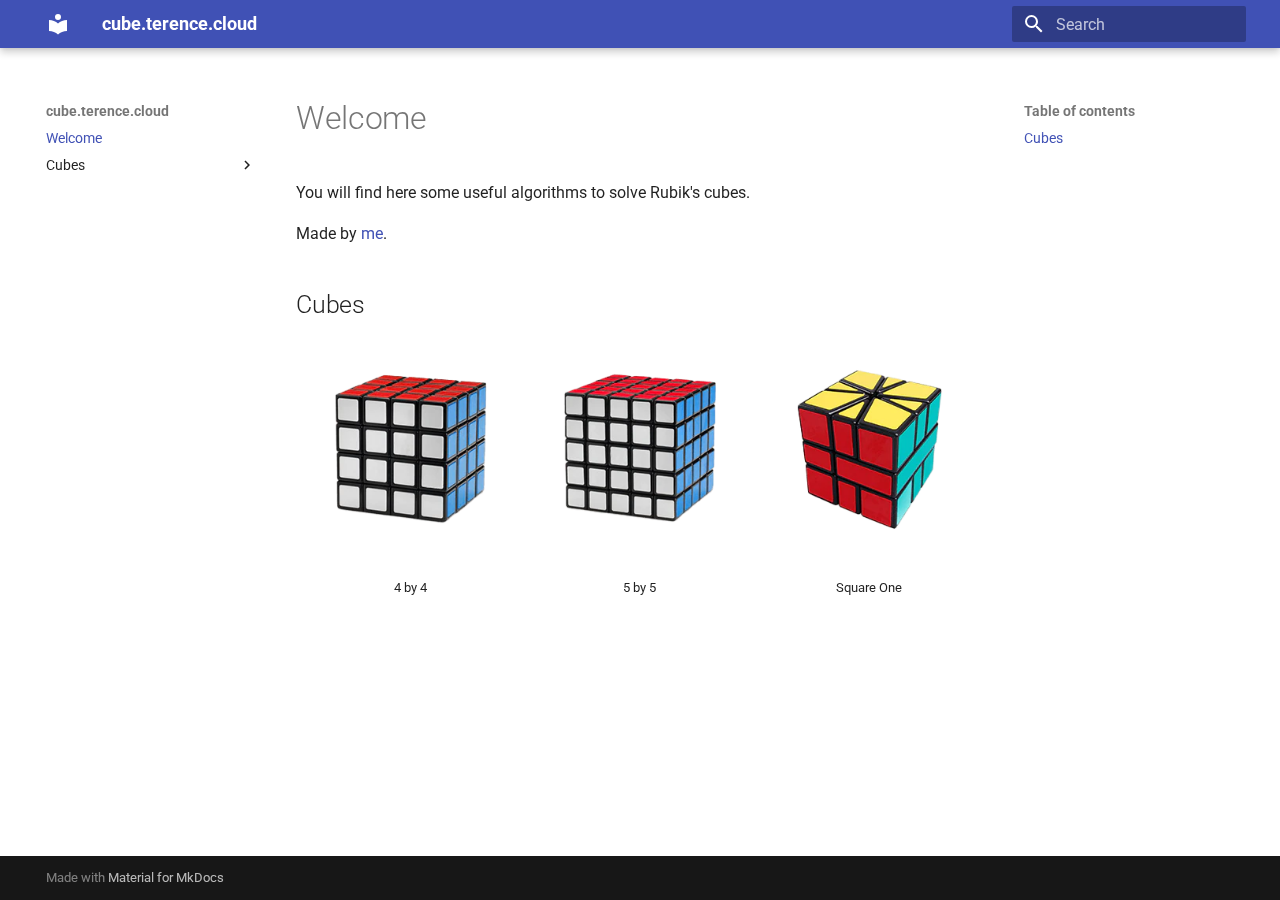
<file: index.html>
<!doctype html>
<html lang="en" class="no-js">
  <head>
    
      <meta charset="utf-8">
      <meta name="viewport" content="width=device-width,initial-scale=1">
      
      
      
      
      
        <link rel="next" href="cubes/4x4/">
      
      
      <link rel="icon" href="assets/images/favicon.png">
      <meta name="generator" content="mkdocs-1.5.3, mkdocs-material-9.5.17">
    
    
      
        <title>cube.terence.cloud</title>
      
    
    
      <link rel="stylesheet" href="assets/stylesheets/main.bcfcd587.min.css">
      
      


    
    
      
    
    
      
        
        
        <link rel="preconnect" href="https://fonts.gstatic.com" crossorigin>
        <link rel="stylesheet" href="https://fonts.googleapis.com/css?family=Roboto:300,300i,400,400i,700,700i%7CRoboto+Mono:400,400i,700,700i&display=fallback">
        <style>:root{--md-text-font:"Roboto";--md-code-font:"Roboto Mono"}</style>
      
    
    
      <link rel="stylesheet" href="stylesheets/extra.css">
    
    <script>__md_scope=new URL(".",location),__md_hash=e=>[...e].reduce((e,_)=>(e<<5)-e+_.charCodeAt(0),0),__md_get=(e,_=localStorage,t=__md_scope)=>JSON.parse(_.getItem(t.pathname+"."+e)),__md_set=(e,_,t=localStorage,a=__md_scope)=>{try{t.setItem(a.pathname+"."+e,JSON.stringify(_))}catch(e){}}</script>
    
      

    
    
    
  </head>
  
  
    <body dir="ltr">
  
    
    <input class="md-toggle" data-md-toggle="drawer" type="checkbox" id="__drawer" autocomplete="off">
    <input class="md-toggle" data-md-toggle="search" type="checkbox" id="__search" autocomplete="off">
    <label class="md-overlay" for="__drawer"></label>
    <div data-md-component="skip">
      
        
        <a href="#welcome" class="md-skip">
          Skip to content
        </a>
      
    </div>
    <div data-md-component="announce">
      
    </div>
    
    
      

  

<header class="md-header md-header--shadow" data-md-component="header">
  <nav class="md-header__inner md-grid" aria-label="Header">
    <a href="." title="cube.terence.cloud" class="md-header__button md-logo" aria-label="cube.terence.cloud" data-md-component="logo">
      
  
  <svg xmlns="http://www.w3.org/2000/svg" viewBox="0 0 24 24"><path d="M12 8a3 3 0 0 0 3-3 3 3 0 0 0-3-3 3 3 0 0 0-3 3 3 3 0 0 0 3 3m0 3.54C9.64 9.35 6.5 8 3 8v11c3.5 0 6.64 1.35 9 3.54 2.36-2.19 5.5-3.54 9-3.54V8c-3.5 0-6.64 1.35-9 3.54Z"/></svg>

    </a>
    <label class="md-header__button md-icon" for="__drawer">
      
      <svg xmlns="http://www.w3.org/2000/svg" viewBox="0 0 24 24"><path d="M3 6h18v2H3V6m0 5h18v2H3v-2m0 5h18v2H3v-2Z"/></svg>
    </label>
    <div class="md-header__title" data-md-component="header-title">
      <div class="md-header__ellipsis">
        <div class="md-header__topic">
          <span class="md-ellipsis">
            cube.terence.cloud
          </span>
        </div>
        <div class="md-header__topic" data-md-component="header-topic">
          <span class="md-ellipsis">
            
              Welcome
            
          </span>
        </div>
      </div>
    </div>
    
    
      <script>var media,input,key,value,palette=__md_get("__palette");if(palette&&palette.color){"(prefers-color-scheme)"===palette.color.media&&(media=matchMedia("(prefers-color-scheme: light)"),input=document.querySelector(media.matches?"[data-md-color-media='(prefers-color-scheme: light)']":"[data-md-color-media='(prefers-color-scheme: dark)']"),palette.color.media=input.getAttribute("data-md-color-media"),palette.color.scheme=input.getAttribute("data-md-color-scheme"),palette.color.primary=input.getAttribute("data-md-color-primary"),palette.color.accent=input.getAttribute("data-md-color-accent"));for([key,value]of Object.entries(palette.color))document.body.setAttribute("data-md-color-"+key,value)}</script>
    
    
    
      <label class="md-header__button md-icon" for="__search">
        
        <svg xmlns="http://www.w3.org/2000/svg" viewBox="0 0 24 24"><path d="M9.5 3A6.5 6.5 0 0 1 16 9.5c0 1.61-.59 3.09-1.56 4.23l.27.27h.79l5 5-1.5 1.5-5-5v-.79l-.27-.27A6.516 6.516 0 0 1 9.5 16 6.5 6.5 0 0 1 3 9.5 6.5 6.5 0 0 1 9.5 3m0 2C7 5 5 7 5 9.5S7 14 9.5 14 14 12 14 9.5 12 5 9.5 5Z"/></svg>
      </label>
      <div class="md-search" data-md-component="search" role="dialog">
  <label class="md-search__overlay" for="__search"></label>
  <div class="md-search__inner" role="search">
    <form class="md-search__form" name="search">
      <input type="text" class="md-search__input" name="query" aria-label="Search" placeholder="Search" autocapitalize="off" autocorrect="off" autocomplete="off" spellcheck="false" data-md-component="search-query" required>
      <label class="md-search__icon md-icon" for="__search">
        
        <svg xmlns="http://www.w3.org/2000/svg" viewBox="0 0 24 24"><path d="M9.5 3A6.5 6.5 0 0 1 16 9.5c0 1.61-.59 3.09-1.56 4.23l.27.27h.79l5 5-1.5 1.5-5-5v-.79l-.27-.27A6.516 6.516 0 0 1 9.5 16 6.5 6.5 0 0 1 3 9.5 6.5 6.5 0 0 1 9.5 3m0 2C7 5 5 7 5 9.5S7 14 9.5 14 14 12 14 9.5 12 5 9.5 5Z"/></svg>
        
        <svg xmlns="http://www.w3.org/2000/svg" viewBox="0 0 24 24"><path d="M20 11v2H8l5.5 5.5-1.42 1.42L4.16 12l7.92-7.92L13.5 5.5 8 11h12Z"/></svg>
      </label>
      <nav class="md-search__options" aria-label="Search">
        
        <button type="reset" class="md-search__icon md-icon" title="Clear" aria-label="Clear" tabindex="-1">
          
          <svg xmlns="http://www.w3.org/2000/svg" viewBox="0 0 24 24"><path d="M19 6.41 17.59 5 12 10.59 6.41 5 5 6.41 10.59 12 5 17.59 6.41 19 12 13.41 17.59 19 19 17.59 13.41 12 19 6.41Z"/></svg>
        </button>
      </nav>
      
    </form>
    <div class="md-search__output">
      <div class="md-search__scrollwrap" data-md-scrollfix>
        <div class="md-search-result" data-md-component="search-result">
          <div class="md-search-result__meta">
            Initializing search
          </div>
          <ol class="md-search-result__list" role="presentation"></ol>
        </div>
      </div>
    </div>
  </div>
</div>
    
    
  </nav>
  
</header>
    
    <div class="md-container" data-md-component="container">
      
      
        
          
        
      
      <main class="md-main" data-md-component="main">
        <div class="md-main__inner md-grid">
          
            
              
              <div class="md-sidebar md-sidebar--primary" data-md-component="sidebar" data-md-type="navigation" >
                <div class="md-sidebar__scrollwrap">
                  <div class="md-sidebar__inner">
                    



<nav class="md-nav md-nav--primary" aria-label="Navigation" data-md-level="0">
  <label class="md-nav__title" for="__drawer">
    <a href="." title="cube.terence.cloud" class="md-nav__button md-logo" aria-label="cube.terence.cloud" data-md-component="logo">
      
  
  <svg xmlns="http://www.w3.org/2000/svg" viewBox="0 0 24 24"><path d="M12 8a3 3 0 0 0 3-3 3 3 0 0 0-3-3 3 3 0 0 0-3 3 3 3 0 0 0 3 3m0 3.54C9.64 9.35 6.5 8 3 8v11c3.5 0 6.64 1.35 9 3.54 2.36-2.19 5.5-3.54 9-3.54V8c-3.5 0-6.64 1.35-9 3.54Z"/></svg>

    </a>
    cube.terence.cloud
  </label>
  
  <ul class="md-nav__list" data-md-scrollfix>
    
      
      
  
  
    
  
  
  
    <li class="md-nav__item md-nav__item--active">
      
      <input class="md-nav__toggle md-toggle" type="checkbox" id="__toc">
      
      
        
      
      
        <label class="md-nav__link md-nav__link--active" for="__toc">
          
  
  <span class="md-ellipsis">
    Welcome
  </span>
  

          <span class="md-nav__icon md-icon"></span>
        </label>
      
      <a href="." class="md-nav__link md-nav__link--active">
        
  
  <span class="md-ellipsis">
    Welcome
  </span>
  

      </a>
      
        

<nav class="md-nav md-nav--secondary" aria-label="Table of contents">
  
  
  
    
  
  
    <label class="md-nav__title" for="__toc">
      <span class="md-nav__icon md-icon"></span>
      Table of contents
    </label>
    <ul class="md-nav__list" data-md-component="toc" data-md-scrollfix>
      
        <li class="md-nav__item">
  <a href="#cubes" class="md-nav__link">
    <span class="md-ellipsis">
      Cubes
    </span>
  </a>
  
</li>
      
    </ul>
  
</nav>
      
    </li>
  

    
      
      
  
  
  
  
    
    
    
    
    <li class="md-nav__item md-nav__item--nested">
      
        
        
        <input class="md-nav__toggle md-toggle " type="checkbox" id="__nav_2" >
        
          
          <label class="md-nav__link" for="__nav_2" id="__nav_2_label" tabindex="0">
            
  
  <span class="md-ellipsis">
    Cubes
  </span>
  

            <span class="md-nav__icon md-icon"></span>
          </label>
        
        <nav class="md-nav" data-md-level="1" aria-labelledby="__nav_2_label" aria-expanded="false">
          <label class="md-nav__title" for="__nav_2">
            <span class="md-nav__icon md-icon"></span>
            Cubes
          </label>
          <ul class="md-nav__list" data-md-scrollfix>
            
              
                
  
  
  
  
    <li class="md-nav__item">
      <a href="cubes/4x4/" class="md-nav__link">
        
  
  <span class="md-ellipsis">
    4x4
  </span>
  

      </a>
    </li>
  

              
            
              
                
  
  
  
  
    <li class="md-nav__item">
      <a href="cubes/5x5/" class="md-nav__link">
        
  
  <span class="md-ellipsis">
    5x5
  </span>
  

      </a>
    </li>
  

              
            
              
                
  
  
  
  
    <li class="md-nav__item">
      <a href="cubes/square-one/" class="md-nav__link">
        
  
  <span class="md-ellipsis">
    Square One
  </span>
  

      </a>
    </li>
  

              
            
          </ul>
        </nav>
      
    </li>
  

    
  </ul>
</nav>
                  </div>
                </div>
              </div>
            
            
              
              <div class="md-sidebar md-sidebar--secondary" data-md-component="sidebar" data-md-type="toc" >
                <div class="md-sidebar__scrollwrap">
                  <div class="md-sidebar__inner">
                    

<nav class="md-nav md-nav--secondary" aria-label="Table of contents">
  
  
  
    
  
  
    <label class="md-nav__title" for="__toc">
      <span class="md-nav__icon md-icon"></span>
      Table of contents
    </label>
    <ul class="md-nav__list" data-md-component="toc" data-md-scrollfix>
      
        <li class="md-nav__item">
  <a href="#cubes" class="md-nav__link">
    <span class="md-ellipsis">
      Cubes
    </span>
  </a>
  
</li>
      
    </ul>
  
</nav>
                  </div>
                </div>
              </div>
            
          
          
            <div class="md-content" data-md-component="content">
              <article class="md-content__inner md-typeset">
                
                  


<h1 id="welcome">Welcome</h1>
<p>You will find here some useful algorithms to solve Rubik's cubes.</p>
<p>Made by <a href="https://www.terence.cloud/">me</a>.</p>
<h2 id="cubes">Cubes</h2>
<table>
   <tr>
      <td>
         <center>
            <a href="/cubes/4x4"><img src="/images/4x4.webp" /></a>
         </center>
      </td>
      <td>
         <center>
            <a href="/cubes/5x5"><img src="/images/5x5.webp" /></a>
         </center>
      </td>
      <td>
         <center>
            <a href="/cubes/square-one"><img src="/images/square-one.webp" /></a>
         </center>
      </td>
   </tr>
   <tr>
      <td>
         <center>
            <div>4 by 4</div>
         </center>
      </td>
      <td>
         <center>
            <div>5 by 5</div>
         </center>
      </td>
      <td>
         <center>
            <div>Square One</div>
         </center>
      </td>
   </tr>
</table>












                
              </article>
            </div>
          
          
<script>var target=document.getElementById(location.hash.slice(1));target&&target.name&&(target.checked=target.name.startsWith("__tabbed_"))</script>
        </div>
        
      </main>
      
        <footer class="md-footer">
  
  <div class="md-footer-meta md-typeset">
    <div class="md-footer-meta__inner md-grid">
      <div class="md-copyright">
  
  
    Made with
    <a href="https://squidfunk.github.io/mkdocs-material/" target="_blank" rel="noopener">
      Material for MkDocs
    </a>
  
</div>
      
    </div>
  </div>
</footer>
      
    </div>
    <div class="md-dialog" data-md-component="dialog">
      <div class="md-dialog__inner md-typeset"></div>
    </div>
    
    
    <script id="__config" type="application/json">{"base": ".", "features": [], "search": "assets/javascripts/workers/search.b8dbb3d2.min.js", "translations": {"clipboard.copied": "Copied to clipboard", "clipboard.copy": "Copy to clipboard", "search.result.more.one": "1 more on this page", "search.result.more.other": "# more on this page", "search.result.none": "No matching documents", "search.result.one": "1 matching document", "search.result.other": "# matching documents", "search.result.placeholder": "Type to start searching", "search.result.term.missing": "Missing", "select.version": "Select version"}}</script>
    
    
      <script src="assets/javascripts/bundle.1e8ae164.min.js"></script>
      
    
  </body>
</html>
</file>
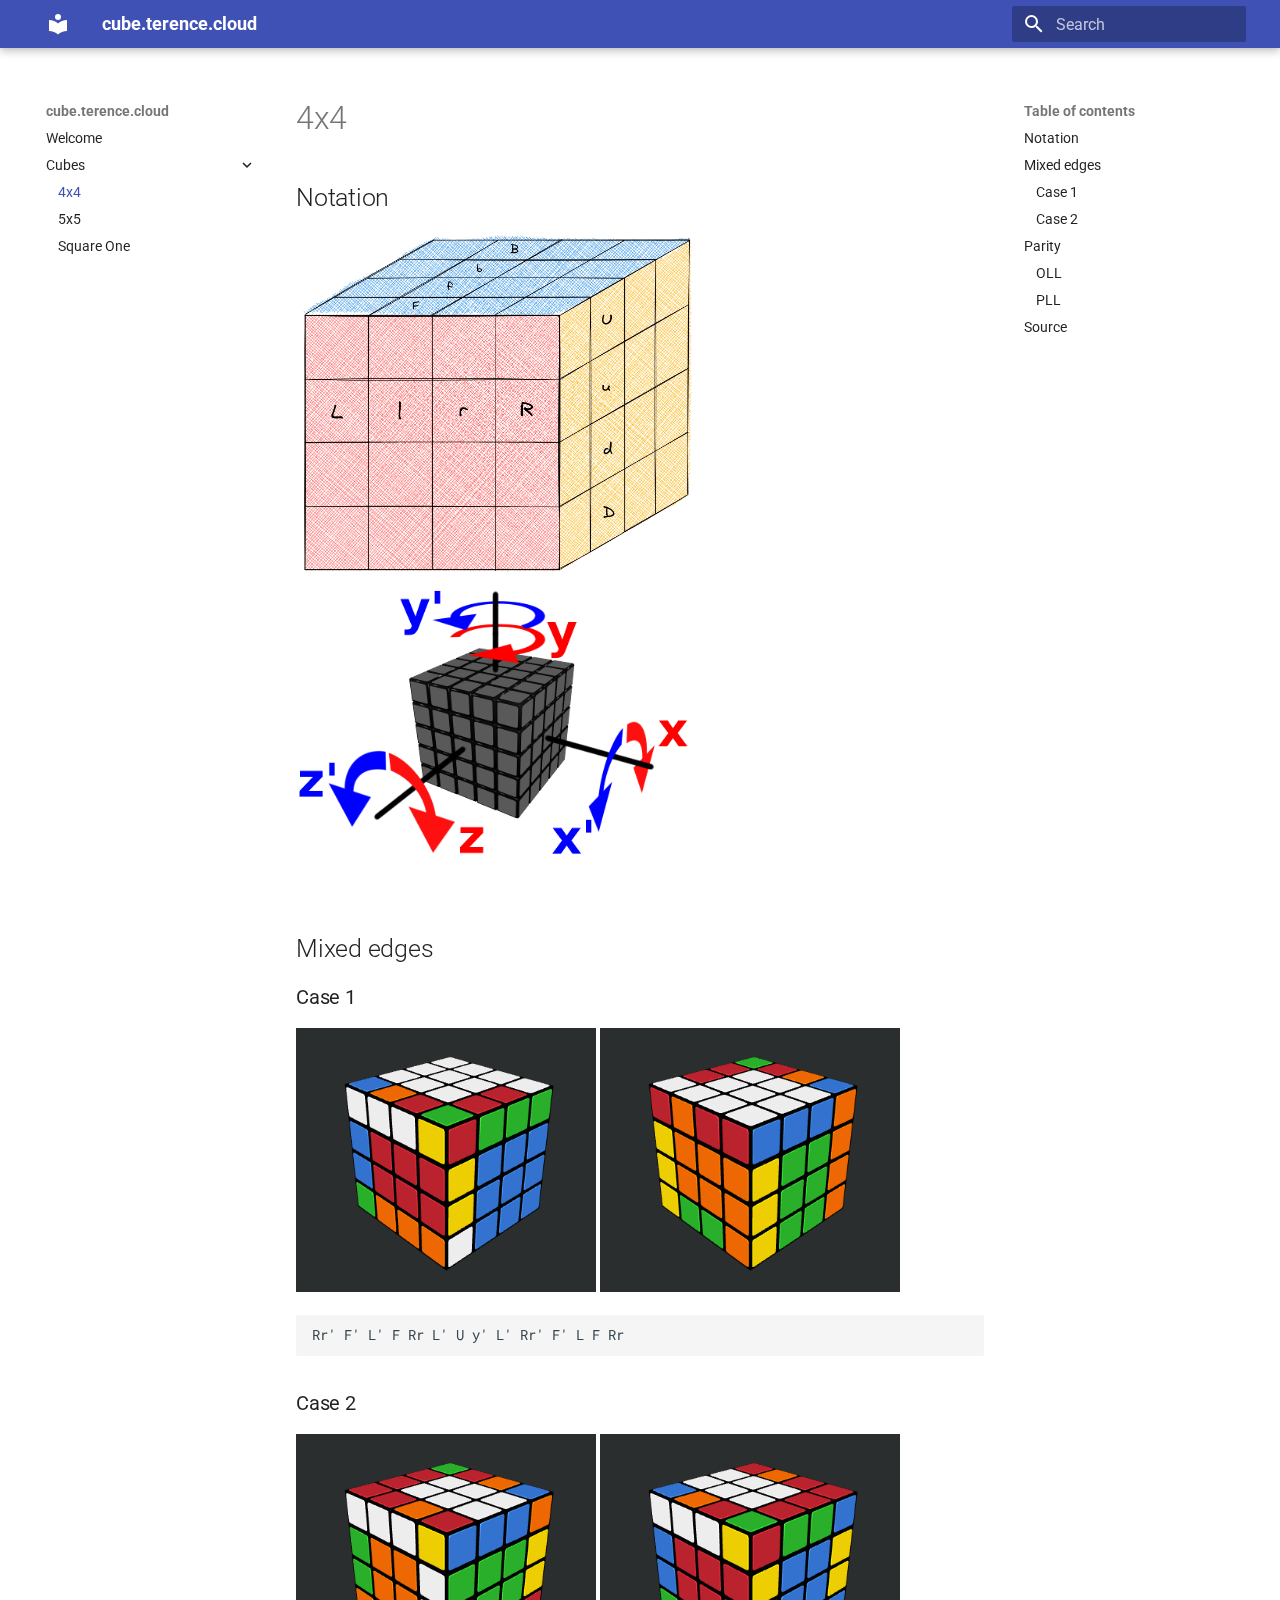
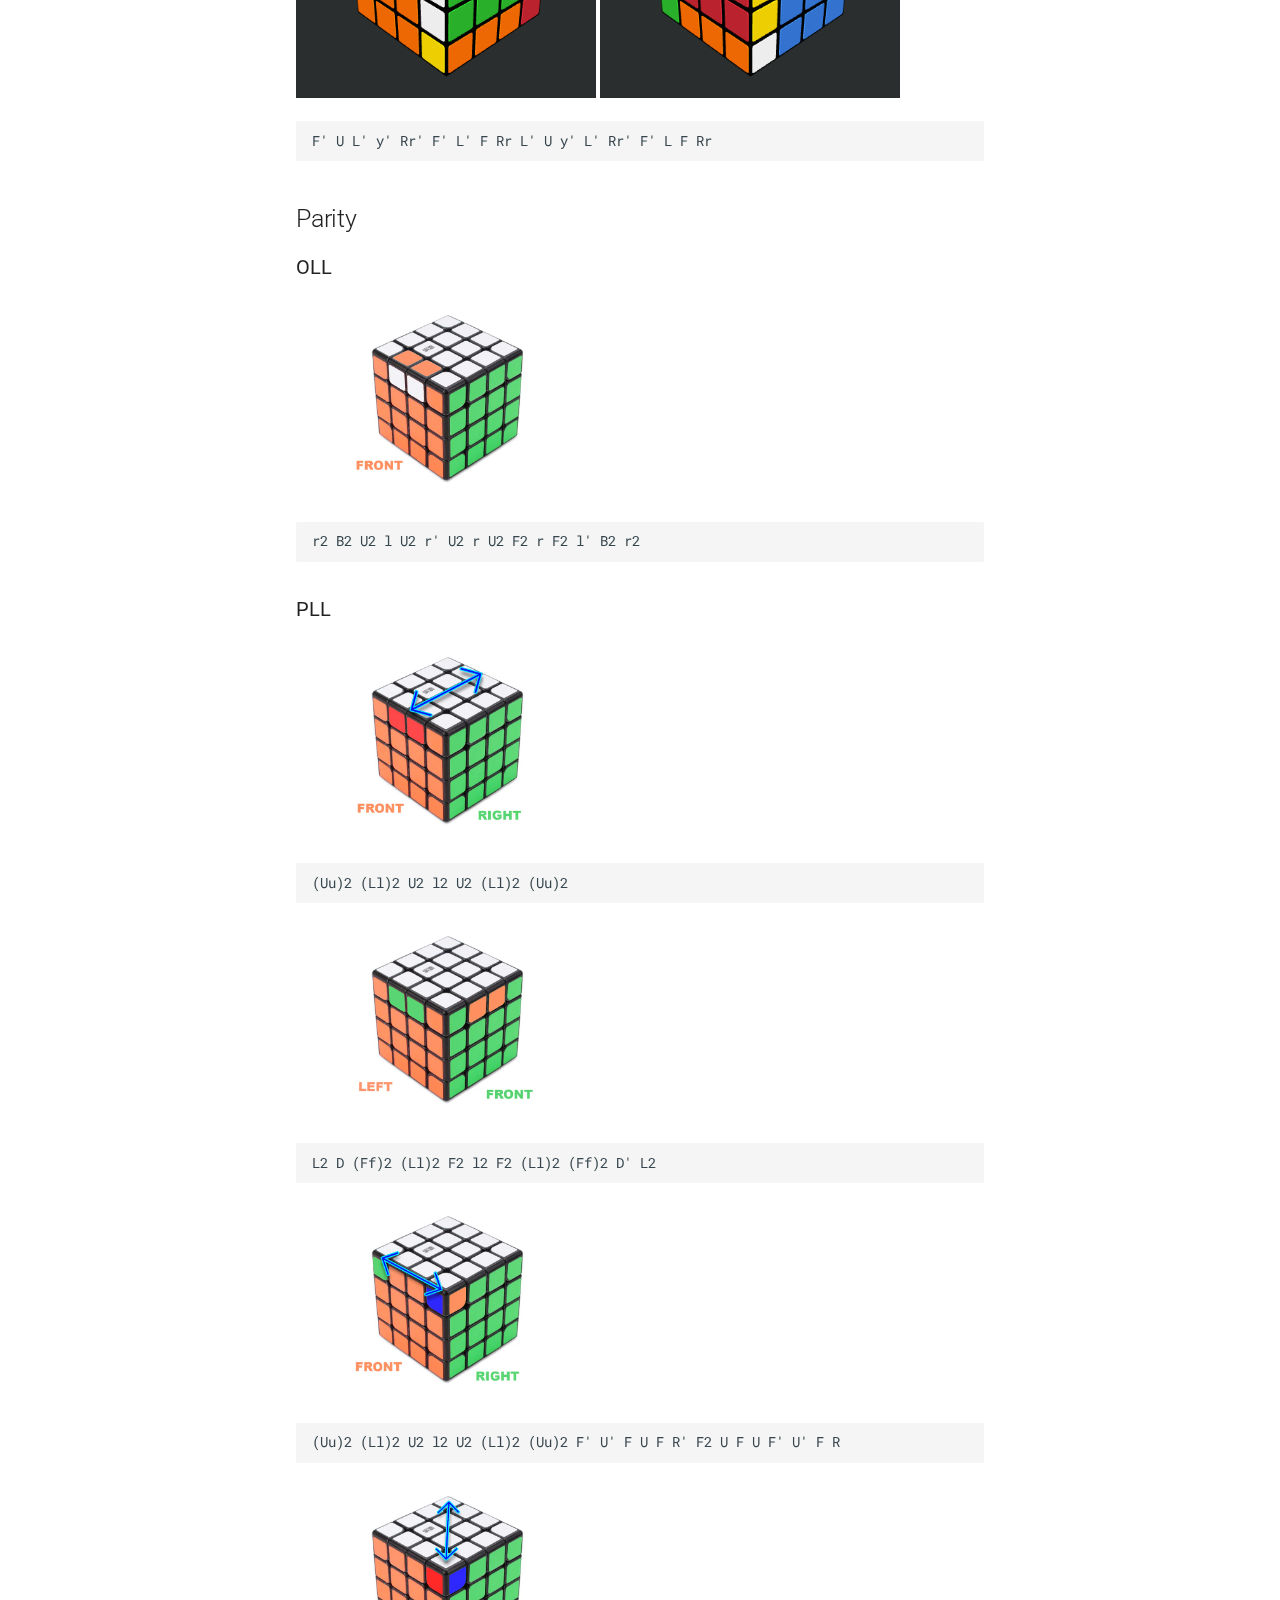
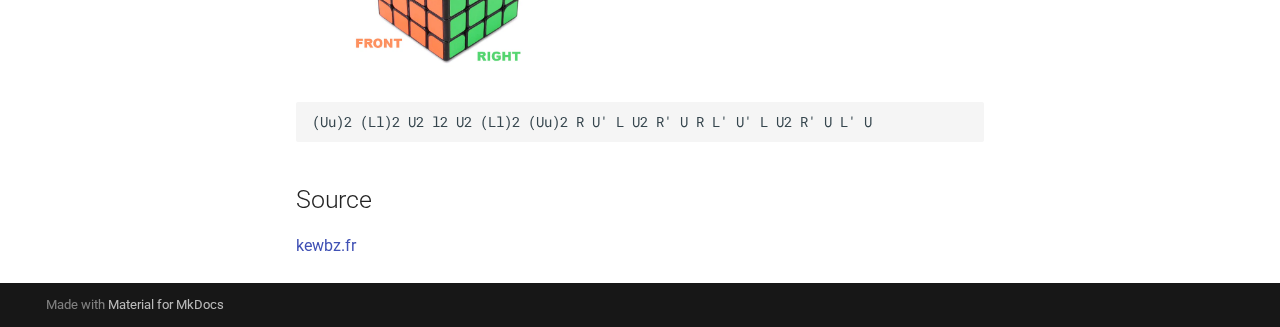
<file: cubes/4x4/index.html>
<!doctype html>
<html lang="en" class="no-js">
  <head>
    
      <meta charset="utf-8">
      <meta name="viewport" content="width=device-width,initial-scale=1">
      
      
      
      
        <link rel="prev" href="../..">
      
      
        <link rel="next" href="../5x5/">
      
      
      <link rel="icon" href="../../assets/images/favicon.png">
      <meta name="generator" content="mkdocs-1.5.3, mkdocs-material-9.5.17">
    
    
      
        <title>4x4 - cube.terence.cloud</title>
      
    
    
      <link rel="stylesheet" href="../../assets/stylesheets/main.bcfcd587.min.css">
      
      


    
    
      
    
    
      
        
        
        <link rel="preconnect" href="https://fonts.gstatic.com" crossorigin>
        <link rel="stylesheet" href="https://fonts.googleapis.com/css?family=Roboto:300,300i,400,400i,700,700i%7CRoboto+Mono:400,400i,700,700i&display=fallback">
        <style>:root{--md-text-font:"Roboto";--md-code-font:"Roboto Mono"}</style>
      
    
    
      <link rel="stylesheet" href="../../stylesheets/extra.css">
    
    <script>__md_scope=new URL("../..",location),__md_hash=e=>[...e].reduce((e,_)=>(e<<5)-e+_.charCodeAt(0),0),__md_get=(e,_=localStorage,t=__md_scope)=>JSON.parse(_.getItem(t.pathname+"."+e)),__md_set=(e,_,t=localStorage,a=__md_scope)=>{try{t.setItem(a.pathname+"."+e,JSON.stringify(_))}catch(e){}}</script>
    
      

    
    
    
  </head>
  
  
    <body dir="ltr">
  
    
    <input class="md-toggle" data-md-toggle="drawer" type="checkbox" id="__drawer" autocomplete="off">
    <input class="md-toggle" data-md-toggle="search" type="checkbox" id="__search" autocomplete="off">
    <label class="md-overlay" for="__drawer"></label>
    <div data-md-component="skip">
      
        
        <a href="#4x4" class="md-skip">
          Skip to content
        </a>
      
    </div>
    <div data-md-component="announce">
      
    </div>
    
    
      

  

<header class="md-header md-header--shadow" data-md-component="header">
  <nav class="md-header__inner md-grid" aria-label="Header">
    <a href="../.." title="cube.terence.cloud" class="md-header__button md-logo" aria-label="cube.terence.cloud" data-md-component="logo">
      
  
  <svg xmlns="http://www.w3.org/2000/svg" viewBox="0 0 24 24"><path d="M12 8a3 3 0 0 0 3-3 3 3 0 0 0-3-3 3 3 0 0 0-3 3 3 3 0 0 0 3 3m0 3.54C9.64 9.35 6.5 8 3 8v11c3.5 0 6.64 1.35 9 3.54 2.36-2.19 5.5-3.54 9-3.54V8c-3.5 0-6.64 1.35-9 3.54Z"/></svg>

    </a>
    <label class="md-header__button md-icon" for="__drawer">
      
      <svg xmlns="http://www.w3.org/2000/svg" viewBox="0 0 24 24"><path d="M3 6h18v2H3V6m0 5h18v2H3v-2m0 5h18v2H3v-2Z"/></svg>
    </label>
    <div class="md-header__title" data-md-component="header-title">
      <div class="md-header__ellipsis">
        <div class="md-header__topic">
          <span class="md-ellipsis">
            cube.terence.cloud
          </span>
        </div>
        <div class="md-header__topic" data-md-component="header-topic">
          <span class="md-ellipsis">
            
              4x4
            
          </span>
        </div>
      </div>
    </div>
    
    
      <script>var media,input,key,value,palette=__md_get("__palette");if(palette&&palette.color){"(prefers-color-scheme)"===palette.color.media&&(media=matchMedia("(prefers-color-scheme: light)"),input=document.querySelector(media.matches?"[data-md-color-media='(prefers-color-scheme: light)']":"[data-md-color-media='(prefers-color-scheme: dark)']"),palette.color.media=input.getAttribute("data-md-color-media"),palette.color.scheme=input.getAttribute("data-md-color-scheme"),palette.color.primary=input.getAttribute("data-md-color-primary"),palette.color.accent=input.getAttribute("data-md-color-accent"));for([key,value]of Object.entries(palette.color))document.body.setAttribute("data-md-color-"+key,value)}</script>
    
    
    
      <label class="md-header__button md-icon" for="__search">
        
        <svg xmlns="http://www.w3.org/2000/svg" viewBox="0 0 24 24"><path d="M9.5 3A6.5 6.5 0 0 1 16 9.5c0 1.61-.59 3.09-1.56 4.23l.27.27h.79l5 5-1.5 1.5-5-5v-.79l-.27-.27A6.516 6.516 0 0 1 9.5 16 6.5 6.5 0 0 1 3 9.5 6.5 6.5 0 0 1 9.5 3m0 2C7 5 5 7 5 9.5S7 14 9.5 14 14 12 14 9.5 12 5 9.5 5Z"/></svg>
      </label>
      <div class="md-search" data-md-component="search" role="dialog">
  <label class="md-search__overlay" for="__search"></label>
  <div class="md-search__inner" role="search">
    <form class="md-search__form" name="search">
      <input type="text" class="md-search__input" name="query" aria-label="Search" placeholder="Search" autocapitalize="off" autocorrect="off" autocomplete="off" spellcheck="false" data-md-component="search-query" required>
      <label class="md-search__icon md-icon" for="__search">
        
        <svg xmlns="http://www.w3.org/2000/svg" viewBox="0 0 24 24"><path d="M9.5 3A6.5 6.5 0 0 1 16 9.5c0 1.61-.59 3.09-1.56 4.23l.27.27h.79l5 5-1.5 1.5-5-5v-.79l-.27-.27A6.516 6.516 0 0 1 9.5 16 6.5 6.5 0 0 1 3 9.5 6.5 6.5 0 0 1 9.5 3m0 2C7 5 5 7 5 9.5S7 14 9.5 14 14 12 14 9.5 12 5 9.5 5Z"/></svg>
        
        <svg xmlns="http://www.w3.org/2000/svg" viewBox="0 0 24 24"><path d="M20 11v2H8l5.5 5.5-1.42 1.42L4.16 12l7.92-7.92L13.5 5.5 8 11h12Z"/></svg>
      </label>
      <nav class="md-search__options" aria-label="Search">
        
        <button type="reset" class="md-search__icon md-icon" title="Clear" aria-label="Clear" tabindex="-1">
          
          <svg xmlns="http://www.w3.org/2000/svg" viewBox="0 0 24 24"><path d="M19 6.41 17.59 5 12 10.59 6.41 5 5 6.41 10.59 12 5 17.59 6.41 19 12 13.41 17.59 19 19 17.59 13.41 12 19 6.41Z"/></svg>
        </button>
      </nav>
      
    </form>
    <div class="md-search__output">
      <div class="md-search__scrollwrap" data-md-scrollfix>
        <div class="md-search-result" data-md-component="search-result">
          <div class="md-search-result__meta">
            Initializing search
          </div>
          <ol class="md-search-result__list" role="presentation"></ol>
        </div>
      </div>
    </div>
  </div>
</div>
    
    
  </nav>
  
</header>
    
    <div class="md-container" data-md-component="container">
      
      
        
          
        
      
      <main class="md-main" data-md-component="main">
        <div class="md-main__inner md-grid">
          
            
              
              <div class="md-sidebar md-sidebar--primary" data-md-component="sidebar" data-md-type="navigation" >
                <div class="md-sidebar__scrollwrap">
                  <div class="md-sidebar__inner">
                    



<nav class="md-nav md-nav--primary" aria-label="Navigation" data-md-level="0">
  <label class="md-nav__title" for="__drawer">
    <a href="../.." title="cube.terence.cloud" class="md-nav__button md-logo" aria-label="cube.terence.cloud" data-md-component="logo">
      
  
  <svg xmlns="http://www.w3.org/2000/svg" viewBox="0 0 24 24"><path d="M12 8a3 3 0 0 0 3-3 3 3 0 0 0-3-3 3 3 0 0 0-3 3 3 3 0 0 0 3 3m0 3.54C9.64 9.35 6.5 8 3 8v11c3.5 0 6.64 1.35 9 3.54 2.36-2.19 5.5-3.54 9-3.54V8c-3.5 0-6.64 1.35-9 3.54Z"/></svg>

    </a>
    cube.terence.cloud
  </label>
  
  <ul class="md-nav__list" data-md-scrollfix>
    
      
      
  
  
  
  
    <li class="md-nav__item">
      <a href="../.." class="md-nav__link">
        
  
  <span class="md-ellipsis">
    Welcome
  </span>
  

      </a>
    </li>
  

    
      
      
  
  
    
  
  
  
    
    
    
    
    <li class="md-nav__item md-nav__item--active md-nav__item--nested">
      
        
        
        <input class="md-nav__toggle md-toggle " type="checkbox" id="__nav_2" checked>
        
          
          <label class="md-nav__link" for="__nav_2" id="__nav_2_label" tabindex="0">
            
  
  <span class="md-ellipsis">
    Cubes
  </span>
  

            <span class="md-nav__icon md-icon"></span>
          </label>
        
        <nav class="md-nav" data-md-level="1" aria-labelledby="__nav_2_label" aria-expanded="true">
          <label class="md-nav__title" for="__nav_2">
            <span class="md-nav__icon md-icon"></span>
            Cubes
          </label>
          <ul class="md-nav__list" data-md-scrollfix>
            
              
                
  
  
    
  
  
  
    <li class="md-nav__item md-nav__item--active">
      
      <input class="md-nav__toggle md-toggle" type="checkbox" id="__toc">
      
      
        
      
      
        <label class="md-nav__link md-nav__link--active" for="__toc">
          
  
  <span class="md-ellipsis">
    4x4
  </span>
  

          <span class="md-nav__icon md-icon"></span>
        </label>
      
      <a href="./" class="md-nav__link md-nav__link--active">
        
  
  <span class="md-ellipsis">
    4x4
  </span>
  

      </a>
      
        

<nav class="md-nav md-nav--secondary" aria-label="Table of contents">
  
  
  
    
  
  
    <label class="md-nav__title" for="__toc">
      <span class="md-nav__icon md-icon"></span>
      Table of contents
    </label>
    <ul class="md-nav__list" data-md-component="toc" data-md-scrollfix>
      
        <li class="md-nav__item">
  <a href="#notation" class="md-nav__link">
    <span class="md-ellipsis">
      Notation
    </span>
  </a>
  
</li>
      
        <li class="md-nav__item">
  <a href="#mixed-edges" class="md-nav__link">
    <span class="md-ellipsis">
      Mixed edges
    </span>
  </a>
  
    <nav class="md-nav" aria-label="Mixed edges">
      <ul class="md-nav__list">
        
          <li class="md-nav__item">
  <a href="#case-1" class="md-nav__link">
    <span class="md-ellipsis">
      Case 1
    </span>
  </a>
  
</li>
        
          <li class="md-nav__item">
  <a href="#case-2" class="md-nav__link">
    <span class="md-ellipsis">
      Case 2
    </span>
  </a>
  
</li>
        
      </ul>
    </nav>
  
</li>
      
        <li class="md-nav__item">
  <a href="#parity" class="md-nav__link">
    <span class="md-ellipsis">
      Parity
    </span>
  </a>
  
    <nav class="md-nav" aria-label="Parity">
      <ul class="md-nav__list">
        
          <li class="md-nav__item">
  <a href="#oll" class="md-nav__link">
    <span class="md-ellipsis">
      OLL
    </span>
  </a>
  
</li>
        
          <li class="md-nav__item">
  <a href="#pll" class="md-nav__link">
    <span class="md-ellipsis">
      PLL
    </span>
  </a>
  
</li>
        
      </ul>
    </nav>
  
</li>
      
        <li class="md-nav__item">
  <a href="#source" class="md-nav__link">
    <span class="md-ellipsis">
      Source
    </span>
  </a>
  
</li>
      
    </ul>
  
</nav>
      
    </li>
  

              
            
              
                
  
  
  
  
    <li class="md-nav__item">
      <a href="../5x5/" class="md-nav__link">
        
  
  <span class="md-ellipsis">
    5x5
  </span>
  

      </a>
    </li>
  

              
            
              
                
  
  
  
  
    <li class="md-nav__item">
      <a href="../square-one/" class="md-nav__link">
        
  
  <span class="md-ellipsis">
    Square One
  </span>
  

      </a>
    </li>
  

              
            
          </ul>
        </nav>
      
    </li>
  

    
  </ul>
</nav>
                  </div>
                </div>
              </div>
            
            
              
              <div class="md-sidebar md-sidebar--secondary" data-md-component="sidebar" data-md-type="toc" >
                <div class="md-sidebar__scrollwrap">
                  <div class="md-sidebar__inner">
                    

<nav class="md-nav md-nav--secondary" aria-label="Table of contents">
  
  
  
    
  
  
    <label class="md-nav__title" for="__toc">
      <span class="md-nav__icon md-icon"></span>
      Table of contents
    </label>
    <ul class="md-nav__list" data-md-component="toc" data-md-scrollfix>
      
        <li class="md-nav__item">
  <a href="#notation" class="md-nav__link">
    <span class="md-ellipsis">
      Notation
    </span>
  </a>
  
</li>
      
        <li class="md-nav__item">
  <a href="#mixed-edges" class="md-nav__link">
    <span class="md-ellipsis">
      Mixed edges
    </span>
  </a>
  
    <nav class="md-nav" aria-label="Mixed edges">
      <ul class="md-nav__list">
        
          <li class="md-nav__item">
  <a href="#case-1" class="md-nav__link">
    <span class="md-ellipsis">
      Case 1
    </span>
  </a>
  
</li>
        
          <li class="md-nav__item">
  <a href="#case-2" class="md-nav__link">
    <span class="md-ellipsis">
      Case 2
    </span>
  </a>
  
</li>
        
      </ul>
    </nav>
  
</li>
      
        <li class="md-nav__item">
  <a href="#parity" class="md-nav__link">
    <span class="md-ellipsis">
      Parity
    </span>
  </a>
  
    <nav class="md-nav" aria-label="Parity">
      <ul class="md-nav__list">
        
          <li class="md-nav__item">
  <a href="#oll" class="md-nav__link">
    <span class="md-ellipsis">
      OLL
    </span>
  </a>
  
</li>
        
          <li class="md-nav__item">
  <a href="#pll" class="md-nav__link">
    <span class="md-ellipsis">
      PLL
    </span>
  </a>
  
</li>
        
      </ul>
    </nav>
  
</li>
      
        <li class="md-nav__item">
  <a href="#source" class="md-nav__link">
    <span class="md-ellipsis">
      Source
    </span>
  </a>
  
</li>
      
    </ul>
  
</nav>
                  </div>
                </div>
              </div>
            
          
          
            <div class="md-content" data-md-component="content">
              <article class="md-content__inner md-typeset">
                
                  


<h1 id="4x4">4x4</h1>
<h2 id="notation">Notation</h2>
<div>
    <img src="/images/4x4-notation-1.png" width="400"/>
    <img src="/images/4x4-notation-2.png" width="400"/>
</div>

<h2 id="mixed-edges">Mixed edges</h2>
<h3 id="case-1">Case 1</h3>
<div>
    <img src="/images/4x4-mixed-edges-1-1.png" width="300"/>
    <img src="/images/4x4-mixed-edges-1-2.png" width="300"/>
</div>

<pre><code>Rr' F' L' F Rr L' U y' L' Rr' F' L F Rr
</code></pre>
<h3 id="case-2">Case 2</h3>
<div>
    <img src="/images/4x4-mixed-edges-2-1.png" width="300"/>
    <img src="/images/4x4-mixed-edges-2-2.png" width="300"/>
</div>

<pre><code>F' U L' y' Rr' F' L' F Rr L' U y' L' Rr' F' L F Rr
</code></pre>
<h2 id="parity">Parity</h2>
<h3 id="oll">OLL</h3>
<p><img src="/images/4x4-oll.webp" width="300"/></p>
<pre><code>r2 B2 U2 l U2 r' U2 r U2 F2 r F2 l' B2 r2
</code></pre>
<h3 id="pll">PLL</h3>
<p><img src="/images/4x4-pll-1.webp" width="300"/></p>
<pre><code>(Uu)2 (Ll)2 U2 l2 U2 (Ll)2 (Uu)2
</code></pre>
<p><img src="/images/4x4-pll-2.webp" width="300"/></p>
<pre><code>L2 D (Ff)2 (Ll)2 F2 l2 F2 (Ll)2 (Ff)2 D' L2
</code></pre>
<p><img src="/images/4x4-pll-3.webp" width="300"/></p>
<pre><code>(Uu)2 (Ll)2 U2 l2 U2 (Ll)2 (Uu)2 F' U' F U F R' F2 U F U F' U' F R
</code></pre>
<p><img src="/images/4x4-pll-4.webp" width="300"/></p>
<pre><code>(Uu)2 (Ll)2 U2 l2 U2 (Ll)2 (Uu)2 R U' L U2 R' U R L' U' L U2 R' U L' U
</code></pre>
<h2 id="source">Source</h2>
<p><a href="https://www.kewbz.fr/blogs/solutions/4x4-parity-algorithms-oll-pll-algs-how-to-solve-a-4x4-rubiks-cube">kewbz.fr</a></p>












                
              </article>
            </div>
          
          
<script>var target=document.getElementById(location.hash.slice(1));target&&target.name&&(target.checked=target.name.startsWith("__tabbed_"))</script>
        </div>
        
      </main>
      
        <footer class="md-footer">
  
  <div class="md-footer-meta md-typeset">
    <div class="md-footer-meta__inner md-grid">
      <div class="md-copyright">
  
  
    Made with
    <a href="https://squidfunk.github.io/mkdocs-material/" target="_blank" rel="noopener">
      Material for MkDocs
    </a>
  
</div>
      
    </div>
  </div>
</footer>
      
    </div>
    <div class="md-dialog" data-md-component="dialog">
      <div class="md-dialog__inner md-typeset"></div>
    </div>
    
    
    <script id="__config" type="application/json">{"base": "../..", "features": [], "search": "../../assets/javascripts/workers/search.b8dbb3d2.min.js", "translations": {"clipboard.copied": "Copied to clipboard", "clipboard.copy": "Copy to clipboard", "search.result.more.one": "1 more on this page", "search.result.more.other": "# more on this page", "search.result.none": "No matching documents", "search.result.one": "1 matching document", "search.result.other": "# matching documents", "search.result.placeholder": "Type to start searching", "search.result.term.missing": "Missing", "select.version": "Select version"}}</script>
    
    
      <script src="../../assets/javascripts/bundle.1e8ae164.min.js"></script>
      
    
  </body>
</html>
</file>
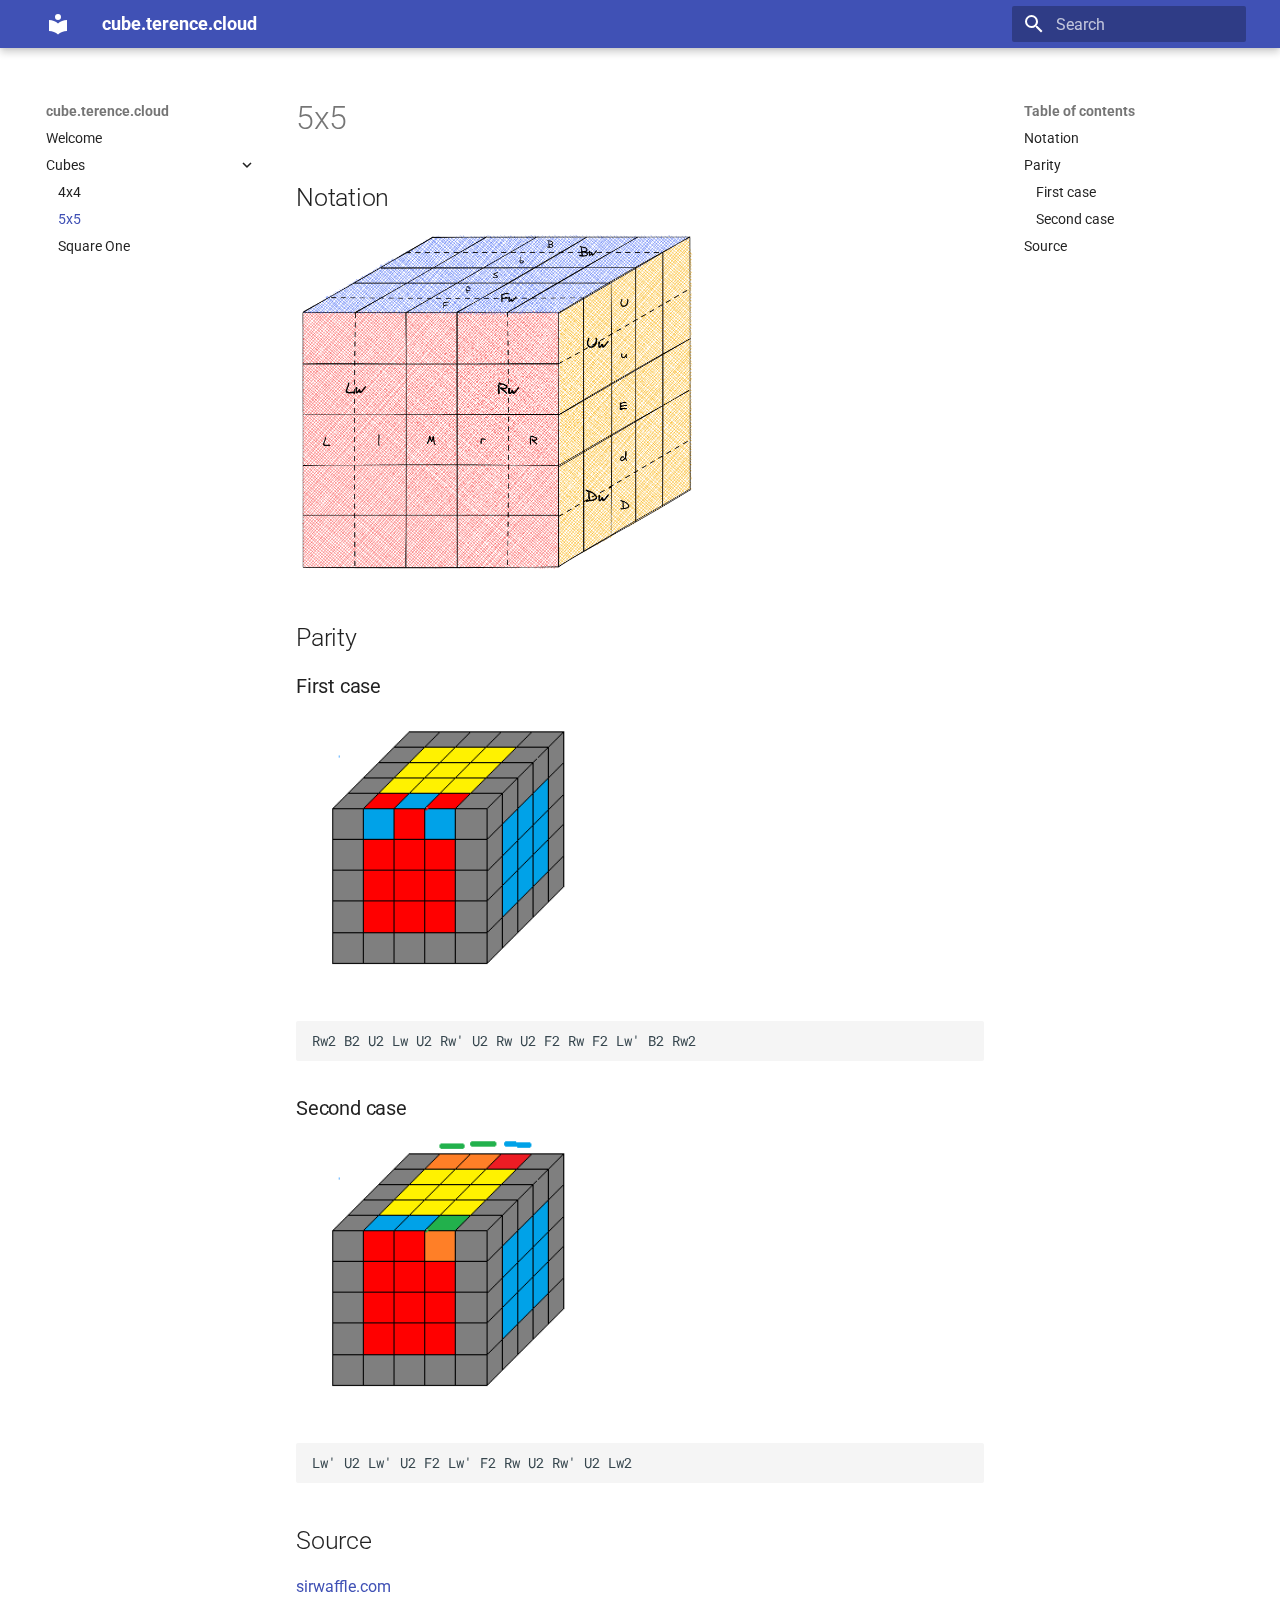
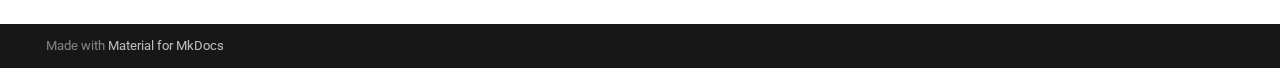
<file: cubes/5x5/index.html>
<!doctype html>
<html lang="en" class="no-js">
  <head>
    
      <meta charset="utf-8">
      <meta name="viewport" content="width=device-width,initial-scale=1">
      
      
      
      
        <link rel="prev" href="../4x4/">
      
      
        <link rel="next" href="../square-one/">
      
      
      <link rel="icon" href="../../assets/images/favicon.png">
      <meta name="generator" content="mkdocs-1.5.3, mkdocs-material-9.5.17">
    
    
      
        <title>5x5 - cube.terence.cloud</title>
      
    
    
      <link rel="stylesheet" href="../../assets/stylesheets/main.bcfcd587.min.css">
      
      


    
    
      
    
    
      
        
        
        <link rel="preconnect" href="https://fonts.gstatic.com" crossorigin>
        <link rel="stylesheet" href="https://fonts.googleapis.com/css?family=Roboto:300,300i,400,400i,700,700i%7CRoboto+Mono:400,400i,700,700i&display=fallback">
        <style>:root{--md-text-font:"Roboto";--md-code-font:"Roboto Mono"}</style>
      
    
    
      <link rel="stylesheet" href="../../stylesheets/extra.css">
    
    <script>__md_scope=new URL("../..",location),__md_hash=e=>[...e].reduce((e,_)=>(e<<5)-e+_.charCodeAt(0),0),__md_get=(e,_=localStorage,t=__md_scope)=>JSON.parse(_.getItem(t.pathname+"."+e)),__md_set=(e,_,t=localStorage,a=__md_scope)=>{try{t.setItem(a.pathname+"."+e,JSON.stringify(_))}catch(e){}}</script>
    
      

    
    
    
  </head>
  
  
    <body dir="ltr">
  
    
    <input class="md-toggle" data-md-toggle="drawer" type="checkbox" id="__drawer" autocomplete="off">
    <input class="md-toggle" data-md-toggle="search" type="checkbox" id="__search" autocomplete="off">
    <label class="md-overlay" for="__drawer"></label>
    <div data-md-component="skip">
      
        
        <a href="#5x5" class="md-skip">
          Skip to content
        </a>
      
    </div>
    <div data-md-component="announce">
      
    </div>
    
    
      

  

<header class="md-header md-header--shadow" data-md-component="header">
  <nav class="md-header__inner md-grid" aria-label="Header">
    <a href="../.." title="cube.terence.cloud" class="md-header__button md-logo" aria-label="cube.terence.cloud" data-md-component="logo">
      
  
  <svg xmlns="http://www.w3.org/2000/svg" viewBox="0 0 24 24"><path d="M12 8a3 3 0 0 0 3-3 3 3 0 0 0-3-3 3 3 0 0 0-3 3 3 3 0 0 0 3 3m0 3.54C9.64 9.35 6.5 8 3 8v11c3.5 0 6.64 1.35 9 3.54 2.36-2.19 5.5-3.54 9-3.54V8c-3.5 0-6.64 1.35-9 3.54Z"/></svg>

    </a>
    <label class="md-header__button md-icon" for="__drawer">
      
      <svg xmlns="http://www.w3.org/2000/svg" viewBox="0 0 24 24"><path d="M3 6h18v2H3V6m0 5h18v2H3v-2m0 5h18v2H3v-2Z"/></svg>
    </label>
    <div class="md-header__title" data-md-component="header-title">
      <div class="md-header__ellipsis">
        <div class="md-header__topic">
          <span class="md-ellipsis">
            cube.terence.cloud
          </span>
        </div>
        <div class="md-header__topic" data-md-component="header-topic">
          <span class="md-ellipsis">
            
              5x5
            
          </span>
        </div>
      </div>
    </div>
    
    
      <script>var media,input,key,value,palette=__md_get("__palette");if(palette&&palette.color){"(prefers-color-scheme)"===palette.color.media&&(media=matchMedia("(prefers-color-scheme: light)"),input=document.querySelector(media.matches?"[data-md-color-media='(prefers-color-scheme: light)']":"[data-md-color-media='(prefers-color-scheme: dark)']"),palette.color.media=input.getAttribute("data-md-color-media"),palette.color.scheme=input.getAttribute("data-md-color-scheme"),palette.color.primary=input.getAttribute("data-md-color-primary"),palette.color.accent=input.getAttribute("data-md-color-accent"));for([key,value]of Object.entries(palette.color))document.body.setAttribute("data-md-color-"+key,value)}</script>
    
    
    
      <label class="md-header__button md-icon" for="__search">
        
        <svg xmlns="http://www.w3.org/2000/svg" viewBox="0 0 24 24"><path d="M9.5 3A6.5 6.5 0 0 1 16 9.5c0 1.61-.59 3.09-1.56 4.23l.27.27h.79l5 5-1.5 1.5-5-5v-.79l-.27-.27A6.516 6.516 0 0 1 9.5 16 6.5 6.5 0 0 1 3 9.5 6.5 6.5 0 0 1 9.5 3m0 2C7 5 5 7 5 9.5S7 14 9.5 14 14 12 14 9.5 12 5 9.5 5Z"/></svg>
      </label>
      <div class="md-search" data-md-component="search" role="dialog">
  <label class="md-search__overlay" for="__search"></label>
  <div class="md-search__inner" role="search">
    <form class="md-search__form" name="search">
      <input type="text" class="md-search__input" name="query" aria-label="Search" placeholder="Search" autocapitalize="off" autocorrect="off" autocomplete="off" spellcheck="false" data-md-component="search-query" required>
      <label class="md-search__icon md-icon" for="__search">
        
        <svg xmlns="http://www.w3.org/2000/svg" viewBox="0 0 24 24"><path d="M9.5 3A6.5 6.5 0 0 1 16 9.5c0 1.61-.59 3.09-1.56 4.23l.27.27h.79l5 5-1.5 1.5-5-5v-.79l-.27-.27A6.516 6.516 0 0 1 9.5 16 6.5 6.5 0 0 1 3 9.5 6.5 6.5 0 0 1 9.5 3m0 2C7 5 5 7 5 9.5S7 14 9.5 14 14 12 14 9.5 12 5 9.5 5Z"/></svg>
        
        <svg xmlns="http://www.w3.org/2000/svg" viewBox="0 0 24 24"><path d="M20 11v2H8l5.5 5.5-1.42 1.42L4.16 12l7.92-7.92L13.5 5.5 8 11h12Z"/></svg>
      </label>
      <nav class="md-search__options" aria-label="Search">
        
        <button type="reset" class="md-search__icon md-icon" title="Clear" aria-label="Clear" tabindex="-1">
          
          <svg xmlns="http://www.w3.org/2000/svg" viewBox="0 0 24 24"><path d="M19 6.41 17.59 5 12 10.59 6.41 5 5 6.41 10.59 12 5 17.59 6.41 19 12 13.41 17.59 19 19 17.59 13.41 12 19 6.41Z"/></svg>
        </button>
      </nav>
      
    </form>
    <div class="md-search__output">
      <div class="md-search__scrollwrap" data-md-scrollfix>
        <div class="md-search-result" data-md-component="search-result">
          <div class="md-search-result__meta">
            Initializing search
          </div>
          <ol class="md-search-result__list" role="presentation"></ol>
        </div>
      </div>
    </div>
  </div>
</div>
    
    
  </nav>
  
</header>
    
    <div class="md-container" data-md-component="container">
      
      
        
          
        
      
      <main class="md-main" data-md-component="main">
        <div class="md-main__inner md-grid">
          
            
              
              <div class="md-sidebar md-sidebar--primary" data-md-component="sidebar" data-md-type="navigation" >
                <div class="md-sidebar__scrollwrap">
                  <div class="md-sidebar__inner">
                    



<nav class="md-nav md-nav--primary" aria-label="Navigation" data-md-level="0">
  <label class="md-nav__title" for="__drawer">
    <a href="../.." title="cube.terence.cloud" class="md-nav__button md-logo" aria-label="cube.terence.cloud" data-md-component="logo">
      
  
  <svg xmlns="http://www.w3.org/2000/svg" viewBox="0 0 24 24"><path d="M12 8a3 3 0 0 0 3-3 3 3 0 0 0-3-3 3 3 0 0 0-3 3 3 3 0 0 0 3 3m0 3.54C9.64 9.35 6.5 8 3 8v11c3.5 0 6.64 1.35 9 3.54 2.36-2.19 5.5-3.54 9-3.54V8c-3.5 0-6.64 1.35-9 3.54Z"/></svg>

    </a>
    cube.terence.cloud
  </label>
  
  <ul class="md-nav__list" data-md-scrollfix>
    
      
      
  
  
  
  
    <li class="md-nav__item">
      <a href="../.." class="md-nav__link">
        
  
  <span class="md-ellipsis">
    Welcome
  </span>
  

      </a>
    </li>
  

    
      
      
  
  
    
  
  
  
    
    
    
    
    <li class="md-nav__item md-nav__item--active md-nav__item--nested">
      
        
        
        <input class="md-nav__toggle md-toggle " type="checkbox" id="__nav_2" checked>
        
          
          <label class="md-nav__link" for="__nav_2" id="__nav_2_label" tabindex="0">
            
  
  <span class="md-ellipsis">
    Cubes
  </span>
  

            <span class="md-nav__icon md-icon"></span>
          </label>
        
        <nav class="md-nav" data-md-level="1" aria-labelledby="__nav_2_label" aria-expanded="true">
          <label class="md-nav__title" for="__nav_2">
            <span class="md-nav__icon md-icon"></span>
            Cubes
          </label>
          <ul class="md-nav__list" data-md-scrollfix>
            
              
                
  
  
  
  
    <li class="md-nav__item">
      <a href="../4x4/" class="md-nav__link">
        
  
  <span class="md-ellipsis">
    4x4
  </span>
  

      </a>
    </li>
  

              
            
              
                
  
  
    
  
  
  
    <li class="md-nav__item md-nav__item--active">
      
      <input class="md-nav__toggle md-toggle" type="checkbox" id="__toc">
      
      
        
      
      
        <label class="md-nav__link md-nav__link--active" for="__toc">
          
  
  <span class="md-ellipsis">
    5x5
  </span>
  

          <span class="md-nav__icon md-icon"></span>
        </label>
      
      <a href="./" class="md-nav__link md-nav__link--active">
        
  
  <span class="md-ellipsis">
    5x5
  </span>
  

      </a>
      
        

<nav class="md-nav md-nav--secondary" aria-label="Table of contents">
  
  
  
    
  
  
    <label class="md-nav__title" for="__toc">
      <span class="md-nav__icon md-icon"></span>
      Table of contents
    </label>
    <ul class="md-nav__list" data-md-component="toc" data-md-scrollfix>
      
        <li class="md-nav__item">
  <a href="#notation" class="md-nav__link">
    <span class="md-ellipsis">
      Notation
    </span>
  </a>
  
</li>
      
        <li class="md-nav__item">
  <a href="#parity" class="md-nav__link">
    <span class="md-ellipsis">
      Parity
    </span>
  </a>
  
    <nav class="md-nav" aria-label="Parity">
      <ul class="md-nav__list">
        
          <li class="md-nav__item">
  <a href="#first-case" class="md-nav__link">
    <span class="md-ellipsis">
      First case
    </span>
  </a>
  
</li>
        
          <li class="md-nav__item">
  <a href="#second-case" class="md-nav__link">
    <span class="md-ellipsis">
      Second case
    </span>
  </a>
  
</li>
        
      </ul>
    </nav>
  
</li>
      
        <li class="md-nav__item">
  <a href="#source" class="md-nav__link">
    <span class="md-ellipsis">
      Source
    </span>
  </a>
  
</li>
      
    </ul>
  
</nav>
      
    </li>
  

              
            
              
                
  
  
  
  
    <li class="md-nav__item">
      <a href="../square-one/" class="md-nav__link">
        
  
  <span class="md-ellipsis">
    Square One
  </span>
  

      </a>
    </li>
  

              
            
          </ul>
        </nav>
      
    </li>
  

    
  </ul>
</nav>
                  </div>
                </div>
              </div>
            
            
              
              <div class="md-sidebar md-sidebar--secondary" data-md-component="sidebar" data-md-type="toc" >
                <div class="md-sidebar__scrollwrap">
                  <div class="md-sidebar__inner">
                    

<nav class="md-nav md-nav--secondary" aria-label="Table of contents">
  
  
  
    
  
  
    <label class="md-nav__title" for="__toc">
      <span class="md-nav__icon md-icon"></span>
      Table of contents
    </label>
    <ul class="md-nav__list" data-md-component="toc" data-md-scrollfix>
      
        <li class="md-nav__item">
  <a href="#notation" class="md-nav__link">
    <span class="md-ellipsis">
      Notation
    </span>
  </a>
  
</li>
      
        <li class="md-nav__item">
  <a href="#parity" class="md-nav__link">
    <span class="md-ellipsis">
      Parity
    </span>
  </a>
  
    <nav class="md-nav" aria-label="Parity">
      <ul class="md-nav__list">
        
          <li class="md-nav__item">
  <a href="#first-case" class="md-nav__link">
    <span class="md-ellipsis">
      First case
    </span>
  </a>
  
</li>
        
          <li class="md-nav__item">
  <a href="#second-case" class="md-nav__link">
    <span class="md-ellipsis">
      Second case
    </span>
  </a>
  
</li>
        
      </ul>
    </nav>
  
</li>
      
        <li class="md-nav__item">
  <a href="#source" class="md-nav__link">
    <span class="md-ellipsis">
      Source
    </span>
  </a>
  
</li>
      
    </ul>
  
</nav>
                  </div>
                </div>
              </div>
            
          
          
            <div class="md-content" data-md-component="content">
              <article class="md-content__inner md-typeset">
                
                  


<h1 id="5x5">5x5</h1>
<h2 id="notation">Notation</h2>
<p><img src="/images/5x5-notation.png" width="400"/></p>
<h2 id="parity">Parity</h2>
<h3 id="first-case">First case</h3>
<p><img src="/images/5x5-1.png" width="300"/></p>
<pre><code>Rw2 B2 U2 Lw U2 Rw' U2 Rw U2 F2 Rw F2 Lw' B2 Rw2
</code></pre>
<h3 id="second-case">Second case</h3>
<p><img src="/images/5x5-2.png" width="300"/></p>
<pre><code>Lw' U2 Lw' U2 F2 Lw' F2 Rw U2 Rw' U2 Lw2
</code></pre>
<h2 id="source">Source</h2>
<p><a href="http://www.sirwaffle.com/5x5-last-two-edge-algorithms.html">sirwaffle.com</a></p>












                
              </article>
            </div>
          
          
<script>var target=document.getElementById(location.hash.slice(1));target&&target.name&&(target.checked=target.name.startsWith("__tabbed_"))</script>
        </div>
        
      </main>
      
        <footer class="md-footer">
  
  <div class="md-footer-meta md-typeset">
    <div class="md-footer-meta__inner md-grid">
      <div class="md-copyright">
  
  
    Made with
    <a href="https://squidfunk.github.io/mkdocs-material/" target="_blank" rel="noopener">
      Material for MkDocs
    </a>
  
</div>
      
    </div>
  </div>
</footer>
      
    </div>
    <div class="md-dialog" data-md-component="dialog">
      <div class="md-dialog__inner md-typeset"></div>
    </div>
    
    
    <script id="__config" type="application/json">{"base": "../..", "features": [], "search": "../../assets/javascripts/workers/search.b8dbb3d2.min.js", "translations": {"clipboard.copied": "Copied to clipboard", "clipboard.copy": "Copy to clipboard", "search.result.more.one": "1 more on this page", "search.result.more.other": "# more on this page", "search.result.none": "No matching documents", "search.result.one": "1 matching document", "search.result.other": "# matching documents", "search.result.placeholder": "Type to start searching", "search.result.term.missing": "Missing", "select.version": "Select version"}}</script>
    
    
      <script src="../../assets/javascripts/bundle.1e8ae164.min.js"></script>
      
    
  </body>
</html>
</file>
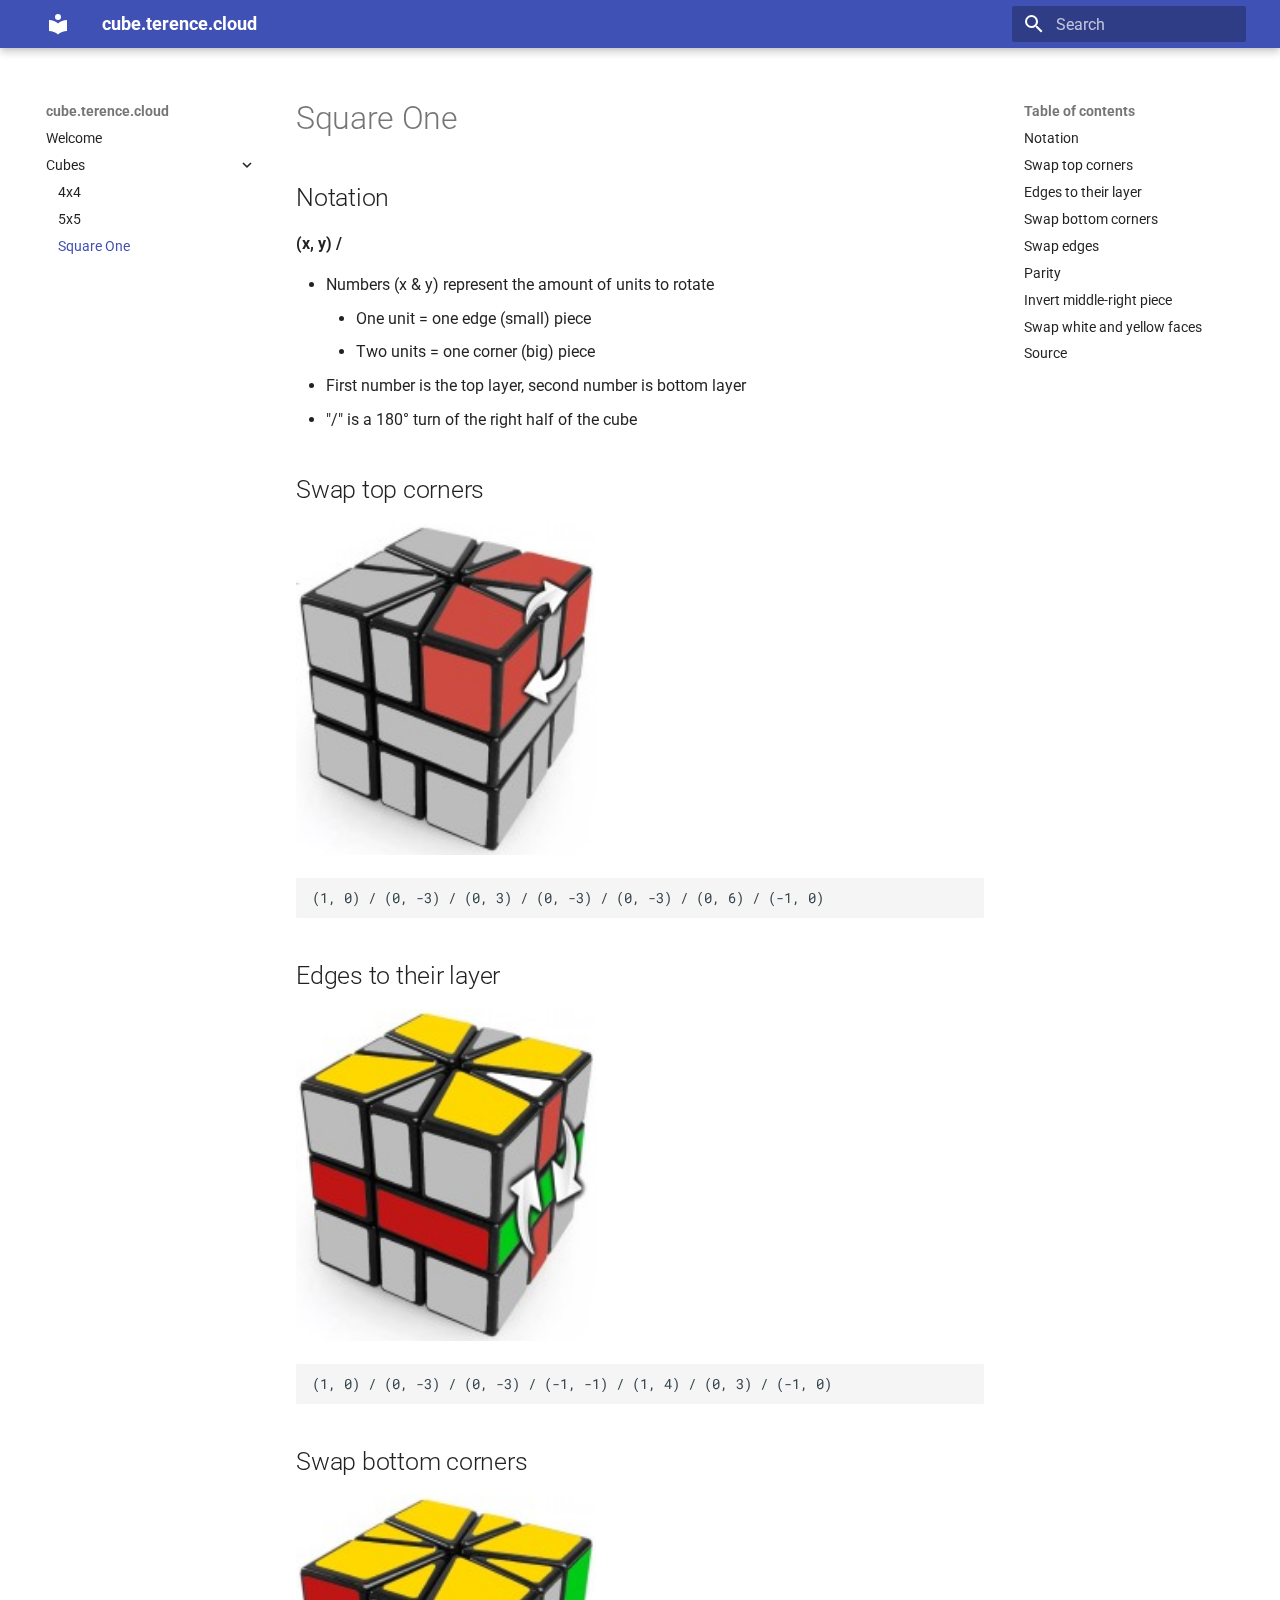
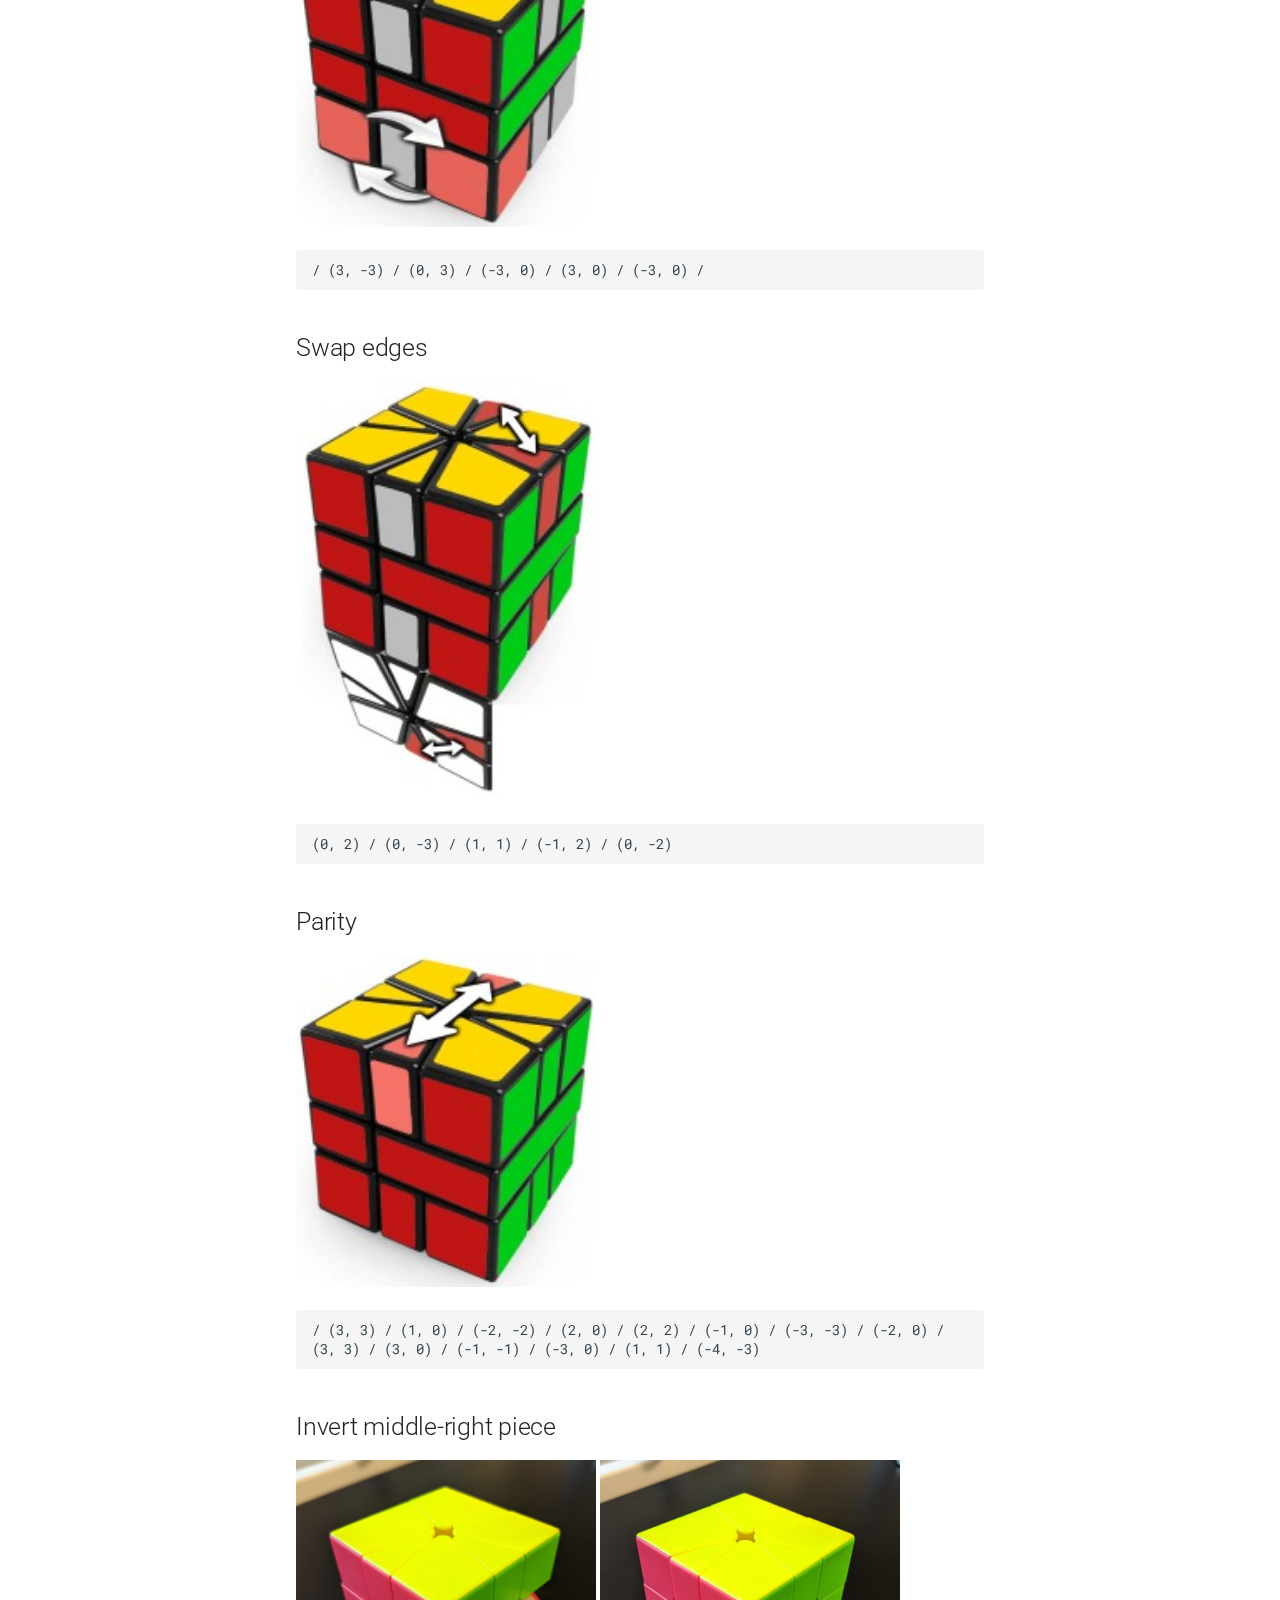
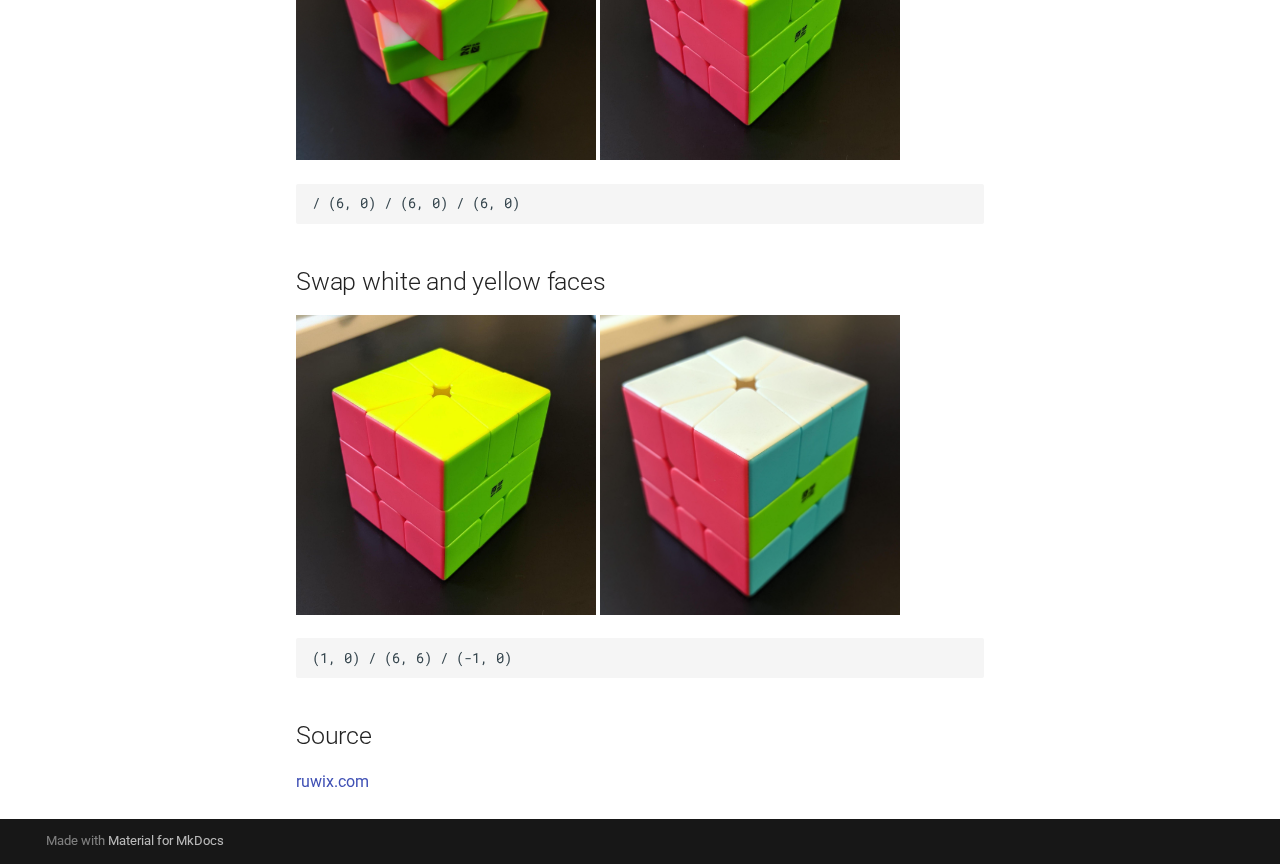
<file: cubes/square-one/index.html>
<!doctype html>
<html lang="en" class="no-js">
  <head>
    
      <meta charset="utf-8">
      <meta name="viewport" content="width=device-width,initial-scale=1">
      
      
      
      
        <link rel="prev" href="../5x5/">
      
      
      
      <link rel="icon" href="../../assets/images/favicon.png">
      <meta name="generator" content="mkdocs-1.5.3, mkdocs-material-9.5.17">
    
    
      
        <title>Square One - cube.terence.cloud</title>
      
    
    
      <link rel="stylesheet" href="../../assets/stylesheets/main.bcfcd587.min.css">
      
      


    
    
      
    
    
      
        
        
        <link rel="preconnect" href="https://fonts.gstatic.com" crossorigin>
        <link rel="stylesheet" href="https://fonts.googleapis.com/css?family=Roboto:300,300i,400,400i,700,700i%7CRoboto+Mono:400,400i,700,700i&display=fallback">
        <style>:root{--md-text-font:"Roboto";--md-code-font:"Roboto Mono"}</style>
      
    
    
      <link rel="stylesheet" href="../../stylesheets/extra.css">
    
    <script>__md_scope=new URL("../..",location),__md_hash=e=>[...e].reduce((e,_)=>(e<<5)-e+_.charCodeAt(0),0),__md_get=(e,_=localStorage,t=__md_scope)=>JSON.parse(_.getItem(t.pathname+"."+e)),__md_set=(e,_,t=localStorage,a=__md_scope)=>{try{t.setItem(a.pathname+"."+e,JSON.stringify(_))}catch(e){}}</script>
    
      

    
    
    
  </head>
  
  
    <body dir="ltr">
  
    
    <input class="md-toggle" data-md-toggle="drawer" type="checkbox" id="__drawer" autocomplete="off">
    <input class="md-toggle" data-md-toggle="search" type="checkbox" id="__search" autocomplete="off">
    <label class="md-overlay" for="__drawer"></label>
    <div data-md-component="skip">
      
        
        <a href="#square-one" class="md-skip">
          Skip to content
        </a>
      
    </div>
    <div data-md-component="announce">
      
    </div>
    
    
      

  

<header class="md-header md-header--shadow" data-md-component="header">
  <nav class="md-header__inner md-grid" aria-label="Header">
    <a href="../.." title="cube.terence.cloud" class="md-header__button md-logo" aria-label="cube.terence.cloud" data-md-component="logo">
      
  
  <svg xmlns="http://www.w3.org/2000/svg" viewBox="0 0 24 24"><path d="M12 8a3 3 0 0 0 3-3 3 3 0 0 0-3-3 3 3 0 0 0-3 3 3 3 0 0 0 3 3m0 3.54C9.64 9.35 6.5 8 3 8v11c3.5 0 6.64 1.35 9 3.54 2.36-2.19 5.5-3.54 9-3.54V8c-3.5 0-6.64 1.35-9 3.54Z"/></svg>

    </a>
    <label class="md-header__button md-icon" for="__drawer">
      
      <svg xmlns="http://www.w3.org/2000/svg" viewBox="0 0 24 24"><path d="M3 6h18v2H3V6m0 5h18v2H3v-2m0 5h18v2H3v-2Z"/></svg>
    </label>
    <div class="md-header__title" data-md-component="header-title">
      <div class="md-header__ellipsis">
        <div class="md-header__topic">
          <span class="md-ellipsis">
            cube.terence.cloud
          </span>
        </div>
        <div class="md-header__topic" data-md-component="header-topic">
          <span class="md-ellipsis">
            
              Square One
            
          </span>
        </div>
      </div>
    </div>
    
    
      <script>var media,input,key,value,palette=__md_get("__palette");if(palette&&palette.color){"(prefers-color-scheme)"===palette.color.media&&(media=matchMedia("(prefers-color-scheme: light)"),input=document.querySelector(media.matches?"[data-md-color-media='(prefers-color-scheme: light)']":"[data-md-color-media='(prefers-color-scheme: dark)']"),palette.color.media=input.getAttribute("data-md-color-media"),palette.color.scheme=input.getAttribute("data-md-color-scheme"),palette.color.primary=input.getAttribute("data-md-color-primary"),palette.color.accent=input.getAttribute("data-md-color-accent"));for([key,value]of Object.entries(palette.color))document.body.setAttribute("data-md-color-"+key,value)}</script>
    
    
    
      <label class="md-header__button md-icon" for="__search">
        
        <svg xmlns="http://www.w3.org/2000/svg" viewBox="0 0 24 24"><path d="M9.5 3A6.5 6.5 0 0 1 16 9.5c0 1.61-.59 3.09-1.56 4.23l.27.27h.79l5 5-1.5 1.5-5-5v-.79l-.27-.27A6.516 6.516 0 0 1 9.5 16 6.5 6.5 0 0 1 3 9.5 6.5 6.5 0 0 1 9.5 3m0 2C7 5 5 7 5 9.5S7 14 9.5 14 14 12 14 9.5 12 5 9.5 5Z"/></svg>
      </label>
      <div class="md-search" data-md-component="search" role="dialog">
  <label class="md-search__overlay" for="__search"></label>
  <div class="md-search__inner" role="search">
    <form class="md-search__form" name="search">
      <input type="text" class="md-search__input" name="query" aria-label="Search" placeholder="Search" autocapitalize="off" autocorrect="off" autocomplete="off" spellcheck="false" data-md-component="search-query" required>
      <label class="md-search__icon md-icon" for="__search">
        
        <svg xmlns="http://www.w3.org/2000/svg" viewBox="0 0 24 24"><path d="M9.5 3A6.5 6.5 0 0 1 16 9.5c0 1.61-.59 3.09-1.56 4.23l.27.27h.79l5 5-1.5 1.5-5-5v-.79l-.27-.27A6.516 6.516 0 0 1 9.5 16 6.5 6.5 0 0 1 3 9.5 6.5 6.5 0 0 1 9.5 3m0 2C7 5 5 7 5 9.5S7 14 9.5 14 14 12 14 9.5 12 5 9.5 5Z"/></svg>
        
        <svg xmlns="http://www.w3.org/2000/svg" viewBox="0 0 24 24"><path d="M20 11v2H8l5.5 5.5-1.42 1.42L4.16 12l7.92-7.92L13.5 5.5 8 11h12Z"/></svg>
      </label>
      <nav class="md-search__options" aria-label="Search">
        
        <button type="reset" class="md-search__icon md-icon" title="Clear" aria-label="Clear" tabindex="-1">
          
          <svg xmlns="http://www.w3.org/2000/svg" viewBox="0 0 24 24"><path d="M19 6.41 17.59 5 12 10.59 6.41 5 5 6.41 10.59 12 5 17.59 6.41 19 12 13.41 17.59 19 19 17.59 13.41 12 19 6.41Z"/></svg>
        </button>
      </nav>
      
    </form>
    <div class="md-search__output">
      <div class="md-search__scrollwrap" data-md-scrollfix>
        <div class="md-search-result" data-md-component="search-result">
          <div class="md-search-result__meta">
            Initializing search
          </div>
          <ol class="md-search-result__list" role="presentation"></ol>
        </div>
      </div>
    </div>
  </div>
</div>
    
    
  </nav>
  
</header>
    
    <div class="md-container" data-md-component="container">
      
      
        
          
        
      
      <main class="md-main" data-md-component="main">
        <div class="md-main__inner md-grid">
          
            
              
              <div class="md-sidebar md-sidebar--primary" data-md-component="sidebar" data-md-type="navigation" >
                <div class="md-sidebar__scrollwrap">
                  <div class="md-sidebar__inner">
                    



<nav class="md-nav md-nav--primary" aria-label="Navigation" data-md-level="0">
  <label class="md-nav__title" for="__drawer">
    <a href="../.." title="cube.terence.cloud" class="md-nav__button md-logo" aria-label="cube.terence.cloud" data-md-component="logo">
      
  
  <svg xmlns="http://www.w3.org/2000/svg" viewBox="0 0 24 24"><path d="M12 8a3 3 0 0 0 3-3 3 3 0 0 0-3-3 3 3 0 0 0-3 3 3 3 0 0 0 3 3m0 3.54C9.64 9.35 6.5 8 3 8v11c3.5 0 6.64 1.35 9 3.54 2.36-2.19 5.5-3.54 9-3.54V8c-3.5 0-6.64 1.35-9 3.54Z"/></svg>

    </a>
    cube.terence.cloud
  </label>
  
  <ul class="md-nav__list" data-md-scrollfix>
    
      
      
  
  
  
  
    <li class="md-nav__item">
      <a href="../.." class="md-nav__link">
        
  
  <span class="md-ellipsis">
    Welcome
  </span>
  

      </a>
    </li>
  

    
      
      
  
  
    
  
  
  
    
    
    
    
    <li class="md-nav__item md-nav__item--active md-nav__item--nested">
      
        
        
        <input class="md-nav__toggle md-toggle " type="checkbox" id="__nav_2" checked>
        
          
          <label class="md-nav__link" for="__nav_2" id="__nav_2_label" tabindex="0">
            
  
  <span class="md-ellipsis">
    Cubes
  </span>
  

            <span class="md-nav__icon md-icon"></span>
          </label>
        
        <nav class="md-nav" data-md-level="1" aria-labelledby="__nav_2_label" aria-expanded="true">
          <label class="md-nav__title" for="__nav_2">
            <span class="md-nav__icon md-icon"></span>
            Cubes
          </label>
          <ul class="md-nav__list" data-md-scrollfix>
            
              
                
  
  
  
  
    <li class="md-nav__item">
      <a href="../4x4/" class="md-nav__link">
        
  
  <span class="md-ellipsis">
    4x4
  </span>
  

      </a>
    </li>
  

              
            
              
                
  
  
  
  
    <li class="md-nav__item">
      <a href="../5x5/" class="md-nav__link">
        
  
  <span class="md-ellipsis">
    5x5
  </span>
  

      </a>
    </li>
  

              
            
              
                
  
  
    
  
  
  
    <li class="md-nav__item md-nav__item--active">
      
      <input class="md-nav__toggle md-toggle" type="checkbox" id="__toc">
      
      
        
      
      
        <label class="md-nav__link md-nav__link--active" for="__toc">
          
  
  <span class="md-ellipsis">
    Square One
  </span>
  

          <span class="md-nav__icon md-icon"></span>
        </label>
      
      <a href="./" class="md-nav__link md-nav__link--active">
        
  
  <span class="md-ellipsis">
    Square One
  </span>
  

      </a>
      
        

<nav class="md-nav md-nav--secondary" aria-label="Table of contents">
  
  
  
    
  
  
    <label class="md-nav__title" for="__toc">
      <span class="md-nav__icon md-icon"></span>
      Table of contents
    </label>
    <ul class="md-nav__list" data-md-component="toc" data-md-scrollfix>
      
        <li class="md-nav__item">
  <a href="#notation" class="md-nav__link">
    <span class="md-ellipsis">
      Notation
    </span>
  </a>
  
</li>
      
        <li class="md-nav__item">
  <a href="#swap-top-corners" class="md-nav__link">
    <span class="md-ellipsis">
      Swap top corners
    </span>
  </a>
  
</li>
      
        <li class="md-nav__item">
  <a href="#edges-to-their-layer" class="md-nav__link">
    <span class="md-ellipsis">
      Edges to their layer
    </span>
  </a>
  
</li>
      
        <li class="md-nav__item">
  <a href="#swap-bottom-corners" class="md-nav__link">
    <span class="md-ellipsis">
      Swap bottom corners
    </span>
  </a>
  
</li>
      
        <li class="md-nav__item">
  <a href="#swap-edges" class="md-nav__link">
    <span class="md-ellipsis">
      Swap edges
    </span>
  </a>
  
</li>
      
        <li class="md-nav__item">
  <a href="#parity" class="md-nav__link">
    <span class="md-ellipsis">
      Parity
    </span>
  </a>
  
</li>
      
        <li class="md-nav__item">
  <a href="#invert-middle-right-piece" class="md-nav__link">
    <span class="md-ellipsis">
      Invert middle-right piece
    </span>
  </a>
  
</li>
      
        <li class="md-nav__item">
  <a href="#swap-white-and-yellow-faces" class="md-nav__link">
    <span class="md-ellipsis">
      Swap white and yellow faces
    </span>
  </a>
  
</li>
      
        <li class="md-nav__item">
  <a href="#source" class="md-nav__link">
    <span class="md-ellipsis">
      Source
    </span>
  </a>
  
</li>
      
    </ul>
  
</nav>
      
    </li>
  

              
            
          </ul>
        </nav>
      
    </li>
  

    
  </ul>
</nav>
                  </div>
                </div>
              </div>
            
            
              
              <div class="md-sidebar md-sidebar--secondary" data-md-component="sidebar" data-md-type="toc" >
                <div class="md-sidebar__scrollwrap">
                  <div class="md-sidebar__inner">
                    

<nav class="md-nav md-nav--secondary" aria-label="Table of contents">
  
  
  
    
  
  
    <label class="md-nav__title" for="__toc">
      <span class="md-nav__icon md-icon"></span>
      Table of contents
    </label>
    <ul class="md-nav__list" data-md-component="toc" data-md-scrollfix>
      
        <li class="md-nav__item">
  <a href="#notation" class="md-nav__link">
    <span class="md-ellipsis">
      Notation
    </span>
  </a>
  
</li>
      
        <li class="md-nav__item">
  <a href="#swap-top-corners" class="md-nav__link">
    <span class="md-ellipsis">
      Swap top corners
    </span>
  </a>
  
</li>
      
        <li class="md-nav__item">
  <a href="#edges-to-their-layer" class="md-nav__link">
    <span class="md-ellipsis">
      Edges to their layer
    </span>
  </a>
  
</li>
      
        <li class="md-nav__item">
  <a href="#swap-bottom-corners" class="md-nav__link">
    <span class="md-ellipsis">
      Swap bottom corners
    </span>
  </a>
  
</li>
      
        <li class="md-nav__item">
  <a href="#swap-edges" class="md-nav__link">
    <span class="md-ellipsis">
      Swap edges
    </span>
  </a>
  
</li>
      
        <li class="md-nav__item">
  <a href="#parity" class="md-nav__link">
    <span class="md-ellipsis">
      Parity
    </span>
  </a>
  
</li>
      
        <li class="md-nav__item">
  <a href="#invert-middle-right-piece" class="md-nav__link">
    <span class="md-ellipsis">
      Invert middle-right piece
    </span>
  </a>
  
</li>
      
        <li class="md-nav__item">
  <a href="#swap-white-and-yellow-faces" class="md-nav__link">
    <span class="md-ellipsis">
      Swap white and yellow faces
    </span>
  </a>
  
</li>
      
        <li class="md-nav__item">
  <a href="#source" class="md-nav__link">
    <span class="md-ellipsis">
      Source
    </span>
  </a>
  
</li>
      
    </ul>
  
</nav>
                  </div>
                </div>
              </div>
            
          
          
            <div class="md-content" data-md-component="content">
              <article class="md-content__inner md-typeset">
                
                  


<h1 id="square-one">Square One</h1>
<h2 id="notation">Notation</h2>
<p><strong>(x, y) /</strong></p>
<ul>
<li>Numbers (x &amp; y) represent the amount of units to rotate<ul>
<li>One unit = one edge (small) piece</li>
<li>Two units = one corner (big) piece</li>
</ul>
</li>
<li>First number is the top layer, second number is bottom layer</li>
<li>"/" is a 180° turn of the right half of the cube</li>
</ul>
<h2 id="swap-top-corners">Swap top corners</h2>
<p><img src="/images/square-one-1.jpg" width="300"/></p>
<pre><code>(1, 0) / (0, -3) / (0, 3) / (0, -3) / (0, -3) / (0, 6) / (-1, 0)
</code></pre>
<h2 id="edges-to-their-layer">Edges to their layer</h2>
<p><img src="/images/square-one-2.jpg" width="300"/></p>
<pre><code>(1, 0) / (0, -3) / (0, -3) / (-1, -1) / (1, 4) / (0, 3) / (-1, 0)
</code></pre>
<h2 id="swap-bottom-corners">Swap bottom corners</h2>
<p><img src="/images/square-one-3.jpg" width="300"/></p>
<pre><code>/ (3, -3) / (0, 3) / (-3, 0) / (3, 0) / (-3, 0) /
</code></pre>
<h2 id="swap-edges">Swap edges</h2>
<p><img src="/images/square-one-4.jpg" width="300"/></p>
<pre><code>(0, 2) / (0, -3) / (1, 1) / (-1, 2) / (0, -2)
</code></pre>
<h2 id="parity">Parity</h2>
<p><img src="/images/square-one-5.jpg" width="300"/></p>
<pre><code>/ (3, 3) / (1, 0) / (-2, -2) / (2, 0) / (2, 2) / (-1, 0) / (-3, -3) / (-2, 0) / (3, 3) / (3, 0) / (-1, -1) / (-3, 0) / (1, 1) / (-4, -3)
</code></pre>
<h2 id="invert-middle-right-piece">Invert middle-right piece</h2>
<div>
    <img src="/images/square-one-inverted-middle.jpeg" width="300"/>
    <img src="/images/square-one-solved.jpeg" width="300"/>
</div>

<pre><code>/ (6, 0) / (6, 0) / (6, 0)
</code></pre>
<h2 id="swap-white-and-yellow-faces">Swap white and yellow faces</h2>
<div>
    <img src="/images/square-one-solved.jpeg" width="300"/>
    <img src="/images/square-one-swapped.jpeg" width="300"/>
</div>

<pre><code>(1, 0) / (6, 6) / (-1, 0)
</code></pre>
<h2 id="source">Source</h2>
<p><a href="https://ruwix.com/twisty-puzzles/square-1-back-to-square-one/">ruwix.com</a></p>












                
              </article>
            </div>
          
          
<script>var target=document.getElementById(location.hash.slice(1));target&&target.name&&(target.checked=target.name.startsWith("__tabbed_"))</script>
        </div>
        
      </main>
      
        <footer class="md-footer">
  
  <div class="md-footer-meta md-typeset">
    <div class="md-footer-meta__inner md-grid">
      <div class="md-copyright">
  
  
    Made with
    <a href="https://squidfunk.github.io/mkdocs-material/" target="_blank" rel="noopener">
      Material for MkDocs
    </a>
  
</div>
      
    </div>
  </div>
</footer>
      
    </div>
    <div class="md-dialog" data-md-component="dialog">
      <div class="md-dialog__inner md-typeset"></div>
    </div>
    
    
    <script id="__config" type="application/json">{"base": "../..", "features": [], "search": "../../assets/javascripts/workers/search.b8dbb3d2.min.js", "translations": {"clipboard.copied": "Copied to clipboard", "clipboard.copy": "Copy to clipboard", "search.result.more.one": "1 more on this page", "search.result.more.other": "# more on this page", "search.result.none": "No matching documents", "search.result.one": "1 matching document", "search.result.other": "# matching documents", "search.result.placeholder": "Type to start searching", "search.result.term.missing": "Missing", "select.version": "Select version"}}</script>
    
    
      <script src="../../assets/javascripts/bundle.1e8ae164.min.js"></script>
      
    
  </body>
</html>
</file>
<file: stylesheets/extra.css>
pre {
  white-space: pre-wrap;       /* css-3 */
  white-space: -moz-pre-wrap;  /* Mozilla, since 1999 */
  white-space: -pre-wrap;      /* Opera 4-6 */
  white-space: -o-pre-wrap;    /* Opera 7 */
  word-wrap: break-word;       /* Internet Explorer 5.5+ */
}

table, tr, td {
  border: none !important;
}


td {
  width: 33%;
}
</file>
<file: assets/stylesheets/main.bcfcd587.min.css>
@charset "UTF-8";html{-webkit-text-size-adjust:none;-moz-text-size-adjust:none;text-size-adjust:none;box-sizing:border-box}*,:after,:before{box-sizing:inherit}@media (prefers-reduced-motion){*,:after,:before{transition:none!important}}body{margin:0}a,button,input,label{-webkit-tap-highlight-color:transparent}a{color:inherit;text-decoration:none}hr{border:0;box-sizing:initial;display:block;height:.05rem;overflow:visible;padding:0}small{font-size:80%}sub,sup{line-height:1em}img{border-style:none}table{border-collapse:initial;border-spacing:0}td,th{font-weight:400;vertical-align:top}button{background:#0000;border:0;font-family:inherit;font-size:inherit;margin:0;padding:0}input{border:0;outline:none}:root{--md-primary-fg-color:#4051b5;--md-primary-fg-color--light:#5d6cc0;--md-primary-fg-color--dark:#303fa1;--md-primary-bg-color:#fff;--md-primary-bg-color--light:#ffffffb3;--md-accent-fg-color:#526cfe;--md-accent-fg-color--transparent:#526cfe1a;--md-accent-bg-color:#fff;--md-accent-bg-color--light:#ffffffb3}[data-md-color-scheme=default]{color-scheme:light}[data-md-color-scheme=default] img[src$="#gh-dark-mode-only"],[data-md-color-scheme=default] img[src$="#only-dark"]{display:none}:root,[data-md-color-scheme=default]{--md-hue:225deg;--md-default-fg-color:#000000de;--md-default-fg-color--light:#0000008a;--md-default-fg-color--lighter:#00000052;--md-default-fg-color--lightest:#00000012;--md-default-bg-color:#fff;--md-default-bg-color--light:#ffffffb3;--md-default-bg-color--lighter:#ffffff4d;--md-default-bg-color--lightest:#ffffff1f;--md-code-fg-color:#36464e;--md-code-bg-color:#f5f5f5;--md-code-hl-color:#4287ff;--md-code-hl-color--light:#4287ff1a;--md-code-hl-number-color:#d52a2a;--md-code-hl-special-color:#db1457;--md-code-hl-function-color:#a846b9;--md-code-hl-constant-color:#6e59d9;--md-code-hl-keyword-color:#3f6ec6;--md-code-hl-string-color:#1c7d4d;--md-code-hl-name-color:var(--md-code-fg-color);--md-code-hl-operator-color:var(--md-default-fg-color--light);--md-code-hl-punctuation-color:var(--md-default-fg-color--light);--md-code-hl-comment-color:var(--md-default-fg-color--light);--md-code-hl-generic-color:var(--md-default-fg-color--light);--md-code-hl-variable-color:var(--md-default-fg-color--light);--md-typeset-color:var(--md-default-fg-color);--md-typeset-a-color:var(--md-primary-fg-color);--md-typeset-del-color:#f5503d26;--md-typeset-ins-color:#0bd57026;--md-typeset-kbd-color:#fafafa;--md-typeset-kbd-accent-color:#fff;--md-typeset-kbd-border-color:#b8b8b8;--md-typeset-mark-color:#ffff0080;--md-typeset-table-color:#0000001f;--md-typeset-table-color--light:rgba(0,0,0,.035);--md-admonition-fg-color:var(--md-default-fg-color);--md-admonition-bg-color:var(--md-default-bg-color);--md-warning-fg-color:#000000de;--md-warning-bg-color:#ff9;--md-footer-fg-color:#fff;--md-footer-fg-color--light:#ffffffb3;--md-footer-fg-color--lighter:#ffffff73;--md-footer-bg-color:#000000de;--md-footer-bg-color--dark:#00000052;--md-shadow-z1:0 0.2rem 0.5rem #0000000d,0 0 0.05rem #0000001a;--md-shadow-z2:0 0.2rem 0.5rem #0000001a,0 0 0.05rem #00000040;--md-shadow-z3:0 0.2rem 0.5rem #0003,0 0 0.05rem #00000059}.md-icon svg{fill:currentcolor;display:block;height:1.2rem;width:1.2rem}body{-webkit-font-smoothing:antialiased;-moz-osx-font-smoothing:grayscale;--md-text-font-family:var(--md-text-font,_),-apple-system,BlinkMacSystemFont,Helvetica,Arial,sans-serif;--md-code-font-family:var(--md-code-font,_),SFMono-Regular,Consolas,Menlo,monospace}aside,body,input{font-feature-settings:"kern","liga";color:var(--md-typeset-color);font-family:var(--md-text-font-family)}code,kbd,pre{font-feature-settings:"kern";font-family:var(--md-code-font-family)}:root{--md-typeset-table-sort-icon:url('data:image/svg+xml;charset=utf-8,<svg xmlns="http://www.w3.org/2000/svg" viewBox="0 0 24 24"><path d="m18 21-4-4h3V7h-3l4-4 4 4h-3v10h3M2 19v-2h10v2M2 13v-2h7v2M2 7V5h4v2H2Z"/></svg>');--md-typeset-table-sort-icon--asc:url('data:image/svg+xml;charset=utf-8,<svg xmlns="http://www.w3.org/2000/svg" viewBox="0 0 24 24"><path d="M19 17h3l-4 4-4-4h3V3h2M2 17h10v2H2M6 5v2H2V5m0 6h7v2H2v-2Z"/></svg>');--md-typeset-table-sort-icon--desc:url('data:image/svg+xml;charset=utf-8,<svg xmlns="http://www.w3.org/2000/svg" viewBox="0 0 24 24"><path d="M19 7h3l-4-4-4 4h3v14h2M2 17h10v2H2M6 5v2H2V5m0 6h7v2H2v-2Z"/></svg>')}.md-typeset{-webkit-print-color-adjust:exact;color-adjust:exact;font-size:.8rem;line-height:1.6}@media print{.md-typeset{font-size:.68rem}}.md-typeset blockquote,.md-typeset dl,.md-typeset figure,.md-typeset ol,.md-typeset pre,.md-typeset ul{margin-bottom:1em;margin-top:1em}.md-typeset h1{color:var(--md-default-fg-color--light);font-size:2em;line-height:1.3;margin:0 0 1.25em}.md-typeset h1,.md-typeset h2{font-weight:300;letter-spacing:-.01em}.md-typeset h2{font-size:1.5625em;line-height:1.4;margin:1.6em 0 .64em}.md-typeset h3{font-size:1.25em;font-weight:400;letter-spacing:-.01em;line-height:1.5;margin:1.6em 0 .8em}.md-typeset h2+h3{margin-top:.8em}.md-typeset h4{font-weight:700;letter-spacing:-.01em;margin:1em 0}.md-typeset h5,.md-typeset h6{color:var(--md-default-fg-color--light);font-size:.8em;font-weight:700;letter-spacing:-.01em;margin:1.25em 0}.md-typeset h5{text-transform:uppercase}.md-typeset hr{border-bottom:.05rem solid var(--md-default-fg-color--lightest);display:flow-root;margin:1.5em 0}.md-typeset a{color:var(--md-typeset-a-color);word-break:break-word}.md-typeset a,.md-typeset a:before{transition:color 125ms}.md-typeset a:focus,.md-typeset a:hover{color:var(--md-accent-fg-color)}.md-typeset a:focus code,.md-typeset a:hover code{background-color:var(--md-accent-fg-color--transparent)}.md-typeset a code{color:currentcolor;transition:background-color 125ms}.md-typeset a.focus-visible{outline-color:var(--md-accent-fg-color);outline-offset:.2rem}.md-typeset code,.md-typeset kbd,.md-typeset pre{color:var(--md-code-fg-color);direction:ltr;font-variant-ligatures:none}@media print{.md-typeset code,.md-typeset kbd,.md-typeset pre{white-space:pre-wrap}}.md-typeset code{background-color:var(--md-code-bg-color);border-radius:.1rem;-webkit-box-decoration-break:clone;box-decoration-break:clone;font-size:.85em;padding:0 .2941176471em;word-break:break-word}.md-typeset code:not(.focus-visible){-webkit-tap-highlight-color:transparent;outline:none}.md-typeset pre{display:flow-root;line-height:1.4;position:relative}.md-typeset pre>code{-webkit-box-decoration-break:slice;box-decoration-break:slice;box-shadow:none;display:block;margin:0;outline-color:var(--md-accent-fg-color);overflow:auto;padding:.7720588235em 1.1764705882em;scrollbar-color:var(--md-default-fg-color--lighter) #0000;scrollbar-width:thin;touch-action:auto;word-break:normal}.md-typeset pre>code:hover{scrollbar-color:var(--md-accent-fg-color) #0000}.md-typeset pre>code::-webkit-scrollbar{height:.2rem;width:.2rem}.md-typeset pre>code::-webkit-scrollbar-thumb{background-color:var(--md-default-fg-color--lighter)}.md-typeset pre>code::-webkit-scrollbar-thumb:hover{background-color:var(--md-accent-fg-color)}.md-typeset kbd{background-color:var(--md-typeset-kbd-color);border-radius:.1rem;box-shadow:0 .1rem 0 .05rem var(--md-typeset-kbd-border-color),0 .1rem 0 var(--md-typeset-kbd-border-color),0 -.1rem .2rem var(--md-typeset-kbd-accent-color) inset;color:var(--md-default-fg-color);display:inline-block;font-size:.75em;padding:0 .6666666667em;vertical-align:text-top;word-break:break-word}.md-typeset mark{background-color:var(--md-typeset-mark-color);-webkit-box-decoration-break:clone;box-decoration-break:clone;color:inherit;word-break:break-word}.md-typeset abbr{border-bottom:.05rem dotted var(--md-default-fg-color--light);cursor:help;text-decoration:none}.md-typeset small{opacity:.75}[dir=ltr] .md-typeset sub,[dir=ltr] .md-typeset sup{margin-left:.078125em}[dir=rtl] .md-typeset sub,[dir=rtl] .md-typeset sup{margin-right:.078125em}[dir=ltr] .md-typeset blockquote{padding-left:.6rem}[dir=rtl] .md-typeset blockquote{padding-right:.6rem}[dir=ltr] .md-typeset blockquote{border-left:.2rem solid var(--md-default-fg-color--lighter)}[dir=rtl] .md-typeset blockquote{border-right:.2rem solid var(--md-default-fg-color--lighter)}.md-typeset blockquote{color:var(--md-default-fg-color--light);margin-left:0;margin-right:0}.md-typeset ul{list-style-type:disc}[dir=ltr] .md-typeset ol,[dir=ltr] .md-typeset ul{margin-left:.625em}[dir=rtl] .md-typeset ol,[dir=rtl] .md-typeset ul{margin-right:.625em}.md-typeset ol,.md-typeset ul{padding:0}.md-typeset ol:not([hidden]),.md-typeset ul:not([hidden]){display:flow-root}.md-typeset ol ol,.md-typeset ul ol{list-style-type:lower-alpha}.md-typeset ol ol ol,.md-typeset ul ol ol{list-style-type:lower-roman}[dir=ltr] .md-typeset ol li,[dir=ltr] .md-typeset ul li{margin-left:1.25em}[dir=rtl] .md-typeset ol li,[dir=rtl] .md-typeset ul li{margin-right:1.25em}.md-typeset ol li,.md-typeset ul li{margin-bottom:.5em}.md-typeset ol li blockquote,.md-typeset ol li p,.md-typeset ul li blockquote,.md-typeset ul li p{margin:.5em 0}.md-typeset ol li:last-child,.md-typeset ul li:last-child{margin-bottom:0}[dir=ltr] .md-typeset ol li ol,[dir=ltr] .md-typeset ol li ul,[dir=ltr] .md-typeset ul li ol,[dir=ltr] .md-typeset ul li ul{margin-left:.625em}[dir=rtl] .md-typeset ol li ol,[dir=rtl] .md-typeset ol li ul,[dir=rtl] .md-typeset ul li ol,[dir=rtl] .md-typeset ul li ul{margin-right:.625em}.md-typeset ol li ol,.md-typeset ol li ul,.md-typeset ul li ol,.md-typeset ul li ul{margin-bottom:.5em;margin-top:.5em}[dir=ltr] .md-typeset dd{margin-left:1.875em}[dir=rtl] .md-typeset dd{margin-right:1.875em}.md-typeset dd{margin-bottom:1.5em;margin-top:1em}.md-typeset img,.md-typeset svg,.md-typeset video{height:auto;max-width:100%}.md-typeset img[align=left]{margin:1em 1em 1em 0}.md-typeset img[align=right]{margin:1em 0 1em 1em}.md-typeset img[align]:only-child{margin-top:0}.md-typeset figure{display:flow-root;margin:1em auto;max-width:100%;text-align:center;width:-moz-fit-content;width:fit-content}.md-typeset figure img{display:block;margin:0 auto}.md-typeset figcaption{font-style:italic;margin:1em auto;max-width:24rem}.md-typeset iframe{max-width:100%}.md-typeset table:not([class]){background-color:var(--md-default-bg-color);border:.05rem solid var(--md-typeset-table-color);border-radius:.1rem;display:inline-block;font-size:.64rem;max-width:100%;overflow:auto;touch-action:auto}@media print{.md-typeset table:not([class]){display:table}}.md-typeset table:not([class])+*{margin-top:1.5em}.md-typeset table:not([class]) td>:first-child,.md-typeset table:not([class]) th>:first-child{margin-top:0}.md-typeset table:not([class]) td>:last-child,.md-typeset table:not([class]) th>:last-child{margin-bottom:0}.md-typeset table:not([class]) td:not([align]),.md-typeset table:not([class]) th:not([align]){text-align:left}[dir=rtl] .md-typeset table:not([class]) td:not([align]),[dir=rtl] .md-typeset table:not([class]) th:not([align]){text-align:right}.md-typeset table:not([class]) th{font-weight:700;min-width:5rem;padding:.9375em 1.25em;vertical-align:top}.md-typeset table:not([class]) td{border-top:.05rem solid var(--md-typeset-table-color);padding:.9375em 1.25em;vertical-align:top}.md-typeset table:not([class]) tbody tr{transition:background-color 125ms}.md-typeset table:not([class]) tbody tr:hover{background-color:var(--md-typeset-table-color--light);box-shadow:0 .05rem 0 var(--md-default-bg-color) inset}.md-typeset table:not([class]) a{word-break:normal}.md-typeset table th[role=columnheader]{cursor:pointer}[dir=ltr] .md-typeset table th[role=columnheader]:after{margin-left:.5em}[dir=rtl] .md-typeset table th[role=columnheader]:after{margin-right:.5em}.md-typeset table th[role=columnheader]:after{content:"";display:inline-block;height:1.2em;-webkit-mask-image:var(--md-typeset-table-sort-icon);mask-image:var(--md-typeset-table-sort-icon);-webkit-mask-repeat:no-repeat;mask-repeat:no-repeat;-webkit-mask-size:contain;mask-size:contain;transition:background-color 125ms;vertical-align:text-bottom;width:1.2em}.md-typeset table th[role=columnheader]:hover:after{background-color:var(--md-default-fg-color--lighter)}.md-typeset table th[role=columnheader][aria-sort=ascending]:after{background-color:var(--md-default-fg-color--light);-webkit-mask-image:var(--md-typeset-table-sort-icon--asc);mask-image:var(--md-typeset-table-sort-icon--asc)}.md-typeset table th[role=columnheader][aria-sort=descending]:after{background-color:var(--md-default-fg-color--light);-webkit-mask-image:var(--md-typeset-table-sort-icon--desc);mask-image:var(--md-typeset-table-sort-icon--desc)}.md-typeset__scrollwrap{margin:1em -.8rem;overflow-x:auto;touch-action:auto}.md-typeset__table{display:inline-block;margin-bottom:.5em;padding:0 .8rem}@media print{.md-typeset__table{display:block}}html .md-typeset__table table{display:table;margin:0;overflow:hidden;width:100%}@media screen and (max-width:44.984375em){.md-content__inner>pre{margin:1em -.8rem}.md-content__inner>pre code{border-radius:0}}.md-typeset .md-author{border-radius:100%;display:block;flex-shrink:0;height:1.6rem;overflow:hidden;position:relative;transition:color 125ms,transform 125ms;width:1.6rem}.md-typeset .md-author img{display:block}.md-typeset .md-author--more{background:var(--md-default-fg-color--lightest);color:var(--md-default-fg-color--lighter);font-size:.6rem;font-weight:700;line-height:1.6rem;text-align:center}.md-typeset .md-author--long{height:2.4rem;width:2.4rem}.md-typeset a.md-author{transform:scale(1)}.md-typeset a.md-author img{filter:grayscale(100%) opacity(75%);transition:filter 125ms}.md-typeset a.md-author:focus,.md-typeset a.md-author:hover{transform:scale(1.1);z-index:1}.md-typeset a.md-author:focus img,.md-typeset a.md-author:hover img{filter:grayscale(0)}.md-banner{background-color:var(--md-footer-bg-color);color:var(--md-footer-fg-color);overflow:auto}@media print{.md-banner{display:none}}.md-banner--warning{background-color:var(--md-warning-bg-color);color:var(--md-warning-fg-color)}.md-banner__inner{font-size:.7rem;margin:.6rem auto;padding:0 .8rem}[dir=ltr] .md-banner__button{float:right}[dir=rtl] .md-banner__button{float:left}.md-banner__button{color:inherit;cursor:pointer;transition:opacity .25s}.no-js .md-banner__button{display:none}.md-banner__button:hover{opacity:.7}html{font-size:125%;height:100%;overflow-x:hidden}@media screen and (min-width:100em){html{font-size:137.5%}}@media screen and (min-width:125em){html{font-size:150%}}body{background-color:var(--md-default-bg-color);display:flex;flex-direction:column;font-size:.5rem;min-height:100%;position:relative;width:100%}@media print{body{display:block}}@media screen and (max-width:59.984375em){body[data-md-scrolllock]{position:fixed}}.md-grid{margin-left:auto;margin-right:auto;max-width:61rem}.md-container{display:flex;flex-direction:column;flex-grow:1}@media print{.md-container{display:block}}.md-main{flex-grow:1}.md-main__inner{display:flex;height:100%;margin-top:1.5rem}.md-ellipsis{overflow:hidden;text-overflow:ellipsis}.md-toggle{display:none}.md-option{height:0;opacity:0;position:absolute;width:0}.md-option:checked+label:not([hidden]){display:block}.md-option.focus-visible+label{outline-color:var(--md-accent-fg-color);outline-style:auto}.md-skip{background-color:var(--md-default-fg-color);border-radius:.1rem;color:var(--md-default-bg-color);font-size:.64rem;margin:.5rem;opacity:0;outline-color:var(--md-accent-fg-color);padding:.3rem .5rem;position:fixed;transform:translateY(.4rem);z-index:-1}.md-skip:focus{opacity:1;transform:translateY(0);transition:transform .25s cubic-bezier(.4,0,.2,1),opacity 175ms 75ms;z-index:10}@page{margin:25mm}:root{--md-clipboard-icon:url('data:image/svg+xml;charset=utf-8,<svg xmlns="http://www.w3.org/2000/svg" viewBox="0 0 24 24"><path d="M19 21H8V7h11m0-2H8a2 2 0 0 0-2 2v14a2 2 0 0 0 2 2h11a2 2 0 0 0 2-2V7a2 2 0 0 0-2-2m-3-4H4a2 2 0 0 0-2 2v14h2V3h12V1Z"/></svg>')}.md-clipboard{border-radius:.1rem;color:var(--md-default-fg-color--lightest);cursor:pointer;height:1.5em;outline-color:var(--md-accent-fg-color);outline-offset:.1rem;position:absolute;right:.5em;top:.5em;transition:color .25s;width:1.5em;z-index:1}@media print{.md-clipboard{display:none}}.md-clipboard:not(.focus-visible){-webkit-tap-highlight-color:transparent;outline:none}:hover>.md-clipboard{color:var(--md-default-fg-color--light)}.md-clipboard:focus,.md-clipboard:hover{color:var(--md-accent-fg-color)}.md-clipboard:after{background-color:currentcolor;content:"";display:block;height:1.125em;margin:0 auto;-webkit-mask-image:var(--md-clipboard-icon);mask-image:var(--md-clipboard-icon);-webkit-mask-position:center;mask-position:center;-webkit-mask-repeat:no-repeat;mask-repeat:no-repeat;-webkit-mask-size:contain;mask-size:contain;width:1.125em}.md-clipboard--inline{cursor:pointer}.md-clipboard--inline code{transition:color .25s,background-color .25s}.md-clipboard--inline:focus code,.md-clipboard--inline:hover code{background-color:var(--md-accent-fg-color--transparent);color:var(--md-accent-fg-color)}@keyframes consent{0%{opacity:0;transform:translateY(100%)}to{opacity:1;transform:translateY(0)}}@keyframes overlay{0%{opacity:0}to{opacity:1}}.md-consent__overlay{animation:overlay .25s both;-webkit-backdrop-filter:blur(.1rem);backdrop-filter:blur(.1rem);background-color:#0000008a;height:100%;opacity:1;position:fixed;top:0;width:100%;z-index:5}.md-consent__inner{animation:consent .5s cubic-bezier(.1,.7,.1,1) both;background-color:var(--md-default-bg-color);border:0;border-radius:.1rem;bottom:0;box-shadow:0 0 .2rem #0000001a,0 .2rem .4rem #0003;max-height:100%;overflow:auto;padding:0;position:fixed;width:100%;z-index:5}.md-consent__form{padding:.8rem}.md-consent__settings{display:none;margin:1em 0}input:checked+.md-consent__settings{display:block}.md-consent__controls{margin-bottom:.8rem}.md-typeset .md-consent__controls .md-button{display:inline}@media screen and (max-width:44.984375em){.md-typeset .md-consent__controls .md-button{display:block;margin-top:.4rem;text-align:center;width:100%}}.md-consent label{cursor:pointer}.md-content{flex-grow:1;min-width:0}.md-content__inner{margin:0 .8rem 1.2rem;padding-top:.6rem}@media screen and (min-width:76.25em){[dir=ltr] .md-sidebar--primary:not([hidden])~.md-content>.md-content__inner{margin-left:1.2rem}[dir=ltr] .md-sidebar--secondary:not([hidden])~.md-content>.md-content__inner,[dir=rtl] .md-sidebar--primary:not([hidden])~.md-content>.md-content__inner{margin-right:1.2rem}[dir=rtl] .md-sidebar--secondary:not([hidden])~.md-content>.md-content__inner{margin-left:1.2rem}}.md-content__inner:before{content:"";display:block;height:.4rem}.md-content__inner>:last-child{margin-bottom:0}[dir=ltr] .md-content__button{float:right}[dir=rtl] .md-content__button{float:left}[dir=ltr] .md-content__button{margin-left:.4rem}[dir=rtl] .md-content__button{margin-right:.4rem}.md-content__button{margin:.4rem 0;padding:0}@media print{.md-content__button{display:none}}.md-typeset .md-content__button{color:var(--md-default-fg-color--lighter)}.md-content__button svg{display:inline;vertical-align:top}[dir=rtl] .md-content__button svg{transform:scaleX(-1)}[dir=ltr] .md-dialog{right:.8rem}[dir=rtl] .md-dialog{left:.8rem}.md-dialog{background-color:var(--md-default-fg-color);border-radius:.1rem;bottom:.8rem;box-shadow:var(--md-shadow-z3);min-width:11.1rem;opacity:0;padding:.4rem .6rem;pointer-events:none;position:fixed;transform:translateY(100%);transition:transform 0ms .4s,opacity .4s;z-index:4}@media print{.md-dialog{display:none}}.md-dialog--active{opacity:1;pointer-events:auto;transform:translateY(0);transition:transform .4s cubic-bezier(.075,.85,.175,1),opacity .4s}.md-dialog__inner{color:var(--md-default-bg-color);font-size:.7rem}.md-feedback{margin:2em 0 1em;text-align:center}.md-feedback fieldset{border:none;margin:0;padding:0}.md-feedback__title{font-weight:700;margin:1em auto}.md-feedback__inner{position:relative}.md-feedback__list{display:flex;flex-wrap:wrap;place-content:baseline center;position:relative}.md-feedback__list:hover .md-icon:not(:disabled){color:var(--md-default-fg-color--lighter)}:disabled .md-feedback__list{min-height:1.8rem}.md-feedback__icon{color:var(--md-default-fg-color--light);cursor:pointer;flex-shrink:0;margin:0 .1rem;transition:color 125ms}.md-feedback__icon:not(:disabled).md-icon:hover{color:var(--md-accent-fg-color)}.md-feedback__icon:disabled{color:var(--md-default-fg-color--lightest);pointer-events:none}.md-feedback__note{opacity:0;position:relative;transform:translateY(.4rem);transition:transform .4s cubic-bezier(.1,.7,.1,1),opacity .15s}.md-feedback__note>*{margin:0 auto;max-width:16rem}:disabled .md-feedback__note{opacity:1;transform:translateY(0)}.md-footer{background-color:var(--md-footer-bg-color);color:var(--md-footer-fg-color)}@media print{.md-footer{display:none}}.md-footer__inner{justify-content:space-between;overflow:auto;padding:.2rem}.md-footer__inner:not([hidden]){display:flex}.md-footer__link{align-items:end;display:flex;flex-grow:0.01;margin-bottom:.4rem;margin-top:1rem;max-width:100%;outline-color:var(--md-accent-fg-color);overflow:hidden;transition:opacity .25s}.md-footer__link:focus,.md-footer__link:hover{opacity:.7}[dir=rtl] .md-footer__link svg{transform:scaleX(-1)}@media screen and (max-width:44.984375em){.md-footer__link--prev{flex-shrink:0}.md-footer__link--prev .md-footer__title{display:none}}[dir=ltr] .md-footer__link--next{margin-left:auto}[dir=rtl] .md-footer__link--next{margin-right:auto}.md-footer__link--next{text-align:right}[dir=rtl] .md-footer__link--next{text-align:left}.md-footer__title{flex-grow:1;font-size:.9rem;margin-bottom:.7rem;max-width:calc(100% - 2.4rem);padding:0 1rem;white-space:nowrap}.md-footer__button{margin:.2rem;padding:.4rem}.md-footer__direction{font-size:.64rem;opacity:.7}.md-footer-meta{background-color:var(--md-footer-bg-color--dark)}.md-footer-meta__inner{display:flex;flex-wrap:wrap;justify-content:space-between;padding:.2rem}html .md-footer-meta.md-typeset a{color:var(--md-footer-fg-color--light)}html .md-footer-meta.md-typeset a:focus,html .md-footer-meta.md-typeset a:hover{color:var(--md-footer-fg-color)}.md-copyright{color:var(--md-footer-fg-color--lighter);font-size:.64rem;margin:auto .6rem;padding:.4rem 0;width:100%}@media screen and (min-width:45em){.md-copyright{width:auto}}.md-copyright__highlight{color:var(--md-footer-fg-color--light)}.md-social{display:inline-flex;gap:.2rem;margin:0 .4rem;padding:.2rem 0 .6rem}@media screen and (min-width:45em){.md-social{padding:.6rem 0}}.md-social__link{display:inline-block;height:1.6rem;text-align:center;width:1.6rem}.md-social__link:before{line-height:1.9}.md-social__link svg{fill:currentcolor;max-height:.8rem;vertical-align:-25%}.md-typeset .md-button{border:.1rem solid;border-radius:.1rem;color:var(--md-primary-fg-color);cursor:pointer;display:inline-block;font-weight:700;padding:.625em 2em;transition:color 125ms,background-color 125ms,border-color 125ms}.md-typeset .md-button--primary{background-color:var(--md-primary-fg-color);border-color:var(--md-primary-fg-color);color:var(--md-primary-bg-color)}.md-typeset .md-button:focus,.md-typeset .md-button:hover{background-color:var(--md-accent-fg-color);border-color:var(--md-accent-fg-color);color:var(--md-accent-bg-color)}[dir=ltr] .md-typeset .md-input{border-top-left-radius:.1rem}[dir=ltr] .md-typeset .md-input,[dir=rtl] .md-typeset .md-input{border-top-right-radius:.1rem}[dir=rtl] .md-typeset .md-input{border-top-left-radius:.1rem}.md-typeset .md-input{border-bottom:.1rem solid var(--md-default-fg-color--lighter);box-shadow:var(--md-shadow-z1);font-size:.8rem;height:1.8rem;padding:0 .6rem;transition:border .25s,box-shadow .25s}.md-typeset .md-input:focus,.md-typeset .md-input:hover{border-bottom-color:var(--md-accent-fg-color);box-shadow:var(--md-shadow-z2)}.md-typeset .md-input--stretch{width:100%}.md-header{background-color:var(--md-primary-fg-color);box-shadow:0 0 .2rem #0000,0 .2rem .4rem #0000;color:var(--md-primary-bg-color);display:block;left:0;position:sticky;right:0;top:0;z-index:4}@media print{.md-header{display:none}}.md-header[hidden]{transform:translateY(-100%);transition:transform .25s cubic-bezier(.8,0,.6,1),box-shadow .25s}.md-header--shadow{box-shadow:0 0 .2rem #0000001a,0 .2rem .4rem #0003;transition:transform .25s cubic-bezier(.1,.7,.1,1),box-shadow .25s}.md-header__inner{align-items:center;display:flex;padding:0 .2rem}.md-header__button{color:currentcolor;cursor:pointer;margin:.2rem;outline-color:var(--md-accent-fg-color);padding:.4rem;position:relative;transition:opacity .25s;vertical-align:middle;z-index:1}.md-header__button:hover{opacity:.7}.md-header__button:not([hidden]){display:inline-block}.md-header__button:not(.focus-visible){-webkit-tap-highlight-color:transparent;outline:none}.md-header__button.md-logo{margin:.2rem;padding:.4rem}@media screen and (max-width:76.234375em){.md-header__button.md-logo{display:none}}.md-header__button.md-logo img,.md-header__button.md-logo svg{fill:currentcolor;display:block;height:1.2rem;width:auto}@media screen and (min-width:60em){.md-header__button[for=__search]{display:none}}.no-js .md-header__button[for=__search]{display:none}[dir=rtl] .md-header__button[for=__search] svg{transform:scaleX(-1)}@media screen and (min-width:76.25em){.md-header__button[for=__drawer]{display:none}}.md-header__topic{display:flex;max-width:100%;position:absolute;transition:transform .4s cubic-bezier(.1,.7,.1,1),opacity .15s;white-space:nowrap}.md-header__topic+.md-header__topic{opacity:0;pointer-events:none;transform:translateX(1.25rem);transition:transform .4s cubic-bezier(1,.7,.1,.1),opacity .15s;z-index:-1}[dir=rtl] .md-header__topic+.md-header__topic{transform:translateX(-1.25rem)}.md-header__topic:first-child{font-weight:700}[dir=ltr] .md-header__title{margin-left:1rem;margin-right:.4rem}[dir=rtl] .md-header__title{margin-left:.4rem;margin-right:1rem}.md-header__title{flex-grow:1;font-size:.9rem;height:2.4rem;line-height:2.4rem}.md-header__title--active .md-header__topic{opacity:0;pointer-events:none;transform:translateX(-1.25rem);transition:transform .4s cubic-bezier(1,.7,.1,.1),opacity .15s;z-index:-1}[dir=rtl] .md-header__title--active .md-header__topic{transform:translateX(1.25rem)}.md-header__title--active .md-header__topic+.md-header__topic{opacity:1;pointer-events:auto;transform:translateX(0);transition:transform .4s cubic-bezier(.1,.7,.1,1),opacity .15s;z-index:0}.md-header__title>.md-header__ellipsis{height:100%;position:relative;width:100%}.md-header__option{display:flex;flex-shrink:0;max-width:100%;transition:max-width 0ms .25s,opacity .25s .25s;white-space:nowrap}[data-md-toggle=search]:checked~.md-header .md-header__option{max-width:0;opacity:0;transition:max-width 0ms,opacity 0ms}.md-header__option>input{bottom:0}.md-header__source{display:none}@media screen and (min-width:60em){[dir=ltr] .md-header__source{margin-left:1rem}[dir=rtl] .md-header__source{margin-right:1rem}.md-header__source{display:block;max-width:11.7rem;width:11.7rem}}@media screen and (min-width:76.25em){[dir=ltr] .md-header__source{margin-left:1.4rem}[dir=rtl] .md-header__source{margin-right:1.4rem}}.md-meta{color:var(--md-default-fg-color--light);font-size:.7rem;line-height:1.3}.md-meta__list{display:inline-flex;flex-wrap:wrap;list-style:none;margin:0;padding:0}.md-meta__item:not(:last-child):after{content:"·";margin-left:.2rem;margin-right:.2rem}.md-meta__link{color:var(--md-typeset-a-color)}.md-meta__link:focus,.md-meta__link:hover{color:var(--md-accent-fg-color)}.md-draft{background-color:#ff1744;border-radius:.125em;color:#fff;display:inline-block;font-weight:700;padding-left:.5714285714em;padding-right:.5714285714em}:root{--md-nav-icon--prev:url('data:image/svg+xml;charset=utf-8,<svg xmlns="http://www.w3.org/2000/svg" viewBox="0 0 24 24"><path d="M20 11v2H8l5.5 5.5-1.42 1.42L4.16 12l7.92-7.92L13.5 5.5 8 11h12Z"/></svg>');--md-nav-icon--next:url('data:image/svg+xml;charset=utf-8,<svg xmlns="http://www.w3.org/2000/svg" viewBox="0 0 24 24"><path d="M8.59 16.58 13.17 12 8.59 7.41 10 6l6 6-6 6-1.41-1.42Z"/></svg>');--md-toc-icon:url('data:image/svg+xml;charset=utf-8,<svg xmlns="http://www.w3.org/2000/svg" viewBox="0 0 24 24"><path d="M3 9h14V7H3v2m0 4h14v-2H3v2m0 4h14v-2H3v2m16 0h2v-2h-2v2m0-10v2h2V7h-2m0 6h2v-2h-2v2Z"/></svg>')}.md-nav{font-size:.7rem;line-height:1.3}.md-nav__title{color:var(--md-default-fg-color--light);display:block;font-weight:700;overflow:hidden;padding:0 .6rem;text-overflow:ellipsis}.md-nav__title .md-nav__button{display:none}.md-nav__title .md-nav__button img{height:100%;width:auto}.md-nav__title .md-nav__button.md-logo img,.md-nav__title .md-nav__button.md-logo svg{fill:currentcolor;display:block;height:2.4rem;max-width:100%;object-fit:contain;width:auto}.md-nav__list{list-style:none;margin:0;padding:0}.md-nav__link{align-items:flex-start;display:flex;gap:.4rem;margin-top:.625em;scroll-snap-align:start;transition:color 125ms}.md-nav__link--passed{color:var(--md-default-fg-color--light)}.md-nav__item .md-nav__link--active,.md-nav__item .md-nav__link--active code{color:var(--md-typeset-a-color)}.md-nav__link .md-ellipsis{position:relative}[dir=ltr] .md-nav__link .md-icon:last-child{margin-left:auto}[dir=rtl] .md-nav__link .md-icon:last-child{margin-right:auto}.md-nav__link svg{fill:currentcolor;flex-shrink:0;height:1.3em}.md-nav__link[for]:focus,.md-nav__link[for]:hover,.md-nav__link[href]:focus,.md-nav__link[href]:hover{color:var(--md-accent-fg-color);cursor:pointer}.md-nav__link.focus-visible{outline-color:var(--md-accent-fg-color);outline-offset:.2rem}.md-nav--primary .md-nav__link[for=__toc]{display:none}.md-nav--primary .md-nav__link[for=__toc] .md-icon:after{background-color:currentcolor;display:block;height:100%;-webkit-mask-image:var(--md-toc-icon);mask-image:var(--md-toc-icon);width:100%}.md-nav--primary .md-nav__link[for=__toc]~.md-nav{display:none}.md-nav__container>.md-nav__link{margin-top:0}.md-nav__container>.md-nav__link:first-child{flex-grow:1;min-width:0}.md-nav__icon{flex-shrink:0}.md-nav__source{display:none}@media screen and (max-width:76.234375em){.md-nav--primary,.md-nav--primary .md-nav{background-color:var(--md-default-bg-color);display:flex;flex-direction:column;height:100%;left:0;position:absolute;right:0;top:0;z-index:1}.md-nav--primary .md-nav__item,.md-nav--primary .md-nav__title{font-size:.8rem;line-height:1.5}.md-nav--primary .md-nav__title{background-color:var(--md-default-fg-color--lightest);color:var(--md-default-fg-color--light);cursor:pointer;height:5.6rem;line-height:2.4rem;padding:3rem .8rem .2rem;position:relative;white-space:nowrap}[dir=ltr] .md-nav--primary .md-nav__title .md-nav__icon{left:.4rem}[dir=rtl] .md-nav--primary .md-nav__title .md-nav__icon{right:.4rem}.md-nav--primary .md-nav__title .md-nav__icon{display:block;height:1.2rem;margin:.2rem;position:absolute;top:.4rem;width:1.2rem}.md-nav--primary .md-nav__title .md-nav__icon:after{background-color:currentcolor;content:"";display:block;height:100%;-webkit-mask-image:var(--md-nav-icon--prev);mask-image:var(--md-nav-icon--prev);-webkit-mask-position:center;mask-position:center;-webkit-mask-repeat:no-repeat;mask-repeat:no-repeat;-webkit-mask-size:contain;mask-size:contain;width:100%}.md-nav--primary .md-nav__title~.md-nav__list{background-color:var(--md-default-bg-color);box-shadow:0 .05rem 0 var(--md-default-fg-color--lightest) inset;overflow-y:auto;scroll-snap-type:y mandatory;touch-action:pan-y}.md-nav--primary .md-nav__title~.md-nav__list>:first-child{border-top:0}.md-nav--primary .md-nav__title[for=__drawer]{background-color:var(--md-primary-fg-color);color:var(--md-primary-bg-color);font-weight:700}.md-nav--primary .md-nav__title .md-logo{display:block;left:.2rem;margin:.2rem;padding:.4rem;position:absolute;right:.2rem;top:.2rem}.md-nav--primary .md-nav__list{flex:1}.md-nav--primary .md-nav__item{border-top:.05rem solid var(--md-default-fg-color--lightest)}.md-nav--primary .md-nav__item--active>.md-nav__link{color:var(--md-typeset-a-color)}.md-nav--primary .md-nav__item--active>.md-nav__link:focus,.md-nav--primary .md-nav__item--active>.md-nav__link:hover{color:var(--md-accent-fg-color)}.md-nav--primary .md-nav__link{margin-top:0;padding:.6rem .8rem}.md-nav--primary .md-nav__link svg{margin-top:.1em}.md-nav--primary .md-nav__link>.md-nav__link{padding:0}[dir=ltr] .md-nav--primary .md-nav__link .md-nav__icon{margin-right:-.2rem}[dir=rtl] .md-nav--primary .md-nav__link .md-nav__icon{margin-left:-.2rem}.md-nav--primary .md-nav__link .md-nav__icon{font-size:1.2rem;height:1.2rem;width:1.2rem}.md-nav--primary .md-nav__link .md-nav__icon:after{background-color:currentcolor;content:"";display:block;height:100%;-webkit-mask-image:var(--md-nav-icon--next);mask-image:var(--md-nav-icon--next);-webkit-mask-position:center;mask-position:center;-webkit-mask-repeat:no-repeat;mask-repeat:no-repeat;-webkit-mask-size:contain;mask-size:contain;width:100%}[dir=rtl] .md-nav--primary .md-nav__icon:after{transform:scale(-1)}.md-nav--primary .md-nav--secondary .md-nav{background-color:initial;position:static}[dir=ltr] .md-nav--primary .md-nav--secondary .md-nav .md-nav__link{padding-left:1.4rem}[dir=rtl] .md-nav--primary .md-nav--secondary .md-nav .md-nav__link{padding-right:1.4rem}[dir=ltr] .md-nav--primary .md-nav--secondary .md-nav .md-nav .md-nav__link{padding-left:2rem}[dir=rtl] .md-nav--primary .md-nav--secondary .md-nav .md-nav .md-nav__link{padding-right:2rem}[dir=ltr] .md-nav--primary .md-nav--secondary .md-nav .md-nav .md-nav .md-nav__link{padding-left:2.6rem}[dir=rtl] .md-nav--primary .md-nav--secondary .md-nav .md-nav .md-nav .md-nav__link{padding-right:2.6rem}[dir=ltr] .md-nav--primary .md-nav--secondary .md-nav .md-nav .md-nav .md-nav .md-nav__link{padding-left:3.2rem}[dir=rtl] .md-nav--primary .md-nav--secondary .md-nav .md-nav .md-nav .md-nav .md-nav__link{padding-right:3.2rem}.md-nav--secondary{background-color:initial}.md-nav__toggle~.md-nav{display:flex;opacity:0;transform:translateX(100%);transition:transform .25s cubic-bezier(.8,0,.6,1),opacity 125ms 50ms}[dir=rtl] .md-nav__toggle~.md-nav{transform:translateX(-100%)}.md-nav__toggle:checked~.md-nav{opacity:1;transform:translateX(0);transition:transform .25s cubic-bezier(.4,0,.2,1),opacity 125ms 125ms}.md-nav__toggle:checked~.md-nav>.md-nav__list{-webkit-backface-visibility:hidden;backface-visibility:hidden}}@media screen and (max-width:59.984375em){.md-nav--primary .md-nav__link[for=__toc]{display:flex}.md-nav--primary .md-nav__link[for=__toc] .md-icon:after{content:""}.md-nav--primary .md-nav__link[for=__toc]+.md-nav__link{display:none}.md-nav--primary .md-nav__link[for=__toc]~.md-nav{display:flex}.md-nav__source{background-color:var(--md-primary-fg-color--dark);color:var(--md-primary-bg-color);display:block;padding:0 .2rem}}@media screen and (min-width:60em) and (max-width:76.234375em){.md-nav--integrated .md-nav__link[for=__toc]{display:flex}.md-nav--integrated .md-nav__link[for=__toc] .md-icon:after{content:""}.md-nav--integrated .md-nav__link[for=__toc]+.md-nav__link{display:none}.md-nav--integrated .md-nav__link[for=__toc]~.md-nav{display:flex}}@media screen and (min-width:60em){.md-nav{margin-bottom:-.4rem}.md-nav--secondary .md-nav__title{background:var(--md-default-bg-color);box-shadow:0 0 .4rem .4rem var(--md-default-bg-color);position:sticky;top:0;z-index:1}.md-nav--secondary .md-nav__title[for=__toc]{scroll-snap-align:start}.md-nav--secondary .md-nav__title .md-nav__icon{display:none}[dir=ltr] .md-nav--secondary .md-nav__list{padding-left:.6rem}[dir=rtl] .md-nav--secondary .md-nav__list{padding-right:.6rem}.md-nav--secondary .md-nav__list{padding-bottom:.4rem}[dir=ltr] .md-nav--secondary .md-nav__item>.md-nav__link{margin-right:.4rem}[dir=rtl] .md-nav--secondary .md-nav__item>.md-nav__link{margin-left:.4rem}}@media screen and (min-width:76.25em){.md-nav{margin-bottom:-.4rem;transition:max-height .25s cubic-bezier(.86,0,.07,1)}.md-nav--primary .md-nav__title{background:var(--md-default-bg-color);box-shadow:0 0 .4rem .4rem var(--md-default-bg-color);position:sticky;top:0;z-index:1}.md-nav--primary .md-nav__title[for=__drawer]{scroll-snap-align:start}.md-nav--primary .md-nav__title .md-nav__icon{display:none}[dir=ltr] .md-nav--primary .md-nav__list{padding-left:.6rem}[dir=rtl] .md-nav--primary .md-nav__list{padding-right:.6rem}.md-nav--primary .md-nav__list{padding-bottom:.4rem}[dir=ltr] .md-nav--primary .md-nav__item>.md-nav__link{margin-right:.4rem}[dir=rtl] .md-nav--primary .md-nav__item>.md-nav__link{margin-left:.4rem}.md-nav__toggle~.md-nav{display:grid;grid-template-rows:0fr;opacity:0;transition:grid-template-rows .25s cubic-bezier(.86,0,.07,1),opacity .25s,visibility 0ms .25s;visibility:collapse}.md-nav__toggle~.md-nav>.md-nav__list{overflow:hidden}.md-nav__toggle.md-toggle--indeterminate~.md-nav,.md-nav__toggle:checked~.md-nav{grid-template-rows:1fr;opacity:1;transition:grid-template-rows .25s cubic-bezier(.86,0,.07,1),opacity .15s .1s,visibility 0ms;visibility:visible}.md-nav__toggle.md-toggle--indeterminate~.md-nav{transition:none}.md-nav__item--nested>.md-nav>.md-nav__title{display:none}.md-nav__item--section{display:block;margin:1.25em 0}.md-nav__item--section:last-child{margin-bottom:0}.md-nav__item--section>.md-nav__link{font-weight:700}.md-nav__item--section>.md-nav__link[for]{color:var(--md-default-fg-color--light)}.md-nav__item--section>.md-nav__link:not(.md-nav__container){pointer-events:none}.md-nav__item--section>.md-nav__link .md-icon,.md-nav__item--section>.md-nav__link>[for]{display:none}[dir=ltr] .md-nav__item--section>.md-nav{margin-left:-.6rem}[dir=rtl] .md-nav__item--section>.md-nav{margin-right:-.6rem}.md-nav__item--section>.md-nav{display:block;opacity:1;visibility:visible}.md-nav__item--section>.md-nav>.md-nav__list>.md-nav__item{padding:0}.md-nav__icon{border-radius:100%;height:.9rem;transition:background-color .25s;width:.9rem}.md-nav__icon:hover{background-color:var(--md-accent-fg-color--transparent)}.md-nav__icon:after{background-color:currentcolor;border-radius:100%;content:"";display:inline-block;height:100%;-webkit-mask-image:var(--md-nav-icon--next);mask-image:var(--md-nav-icon--next);-webkit-mask-position:center;mask-position:center;-webkit-mask-repeat:no-repeat;mask-repeat:no-repeat;-webkit-mask-size:contain;mask-size:contain;transition:transform .25s;vertical-align:-.1rem;width:100%}[dir=rtl] .md-nav__icon:after{transform:rotate(180deg)}.md-nav__item--nested .md-nav__toggle:checked~.md-nav__link .md-nav__icon:after,.md-nav__item--nested .md-toggle--indeterminate~.md-nav__link .md-nav__icon:after{transform:rotate(90deg)}.md-nav--lifted>.md-nav__list>.md-nav__item,.md-nav--lifted>.md-nav__title{display:none}.md-nav--lifted>.md-nav__list>.md-nav__item--active{display:block}.md-nav--lifted>.md-nav__list>.md-nav__item--active>.md-nav__link{background:var(--md-default-bg-color);box-shadow:0 0 .4rem .4rem var(--md-default-bg-color);margin-top:0;position:sticky;top:0;z-index:1}.md-nav--lifted>.md-nav__list>.md-nav__item--active>.md-nav__link:not(.md-nav__container){pointer-events:none}.md-nav--lifted>.md-nav__list>.md-nav__item--active.md-nav__item--section{margin:0}[dir=ltr] .md-nav--lifted>.md-nav__list>.md-nav__item>.md-nav:not(.md-nav--secondary){margin-left:-.6rem}[dir=rtl] .md-nav--lifted>.md-nav__list>.md-nav__item>.md-nav:not(.md-nav--secondary){margin-right:-.6rem}.md-nav--lifted>.md-nav__list>.md-nav__item>[for]{color:var(--md-default-fg-color--light)}.md-nav--lifted .md-nav[data-md-level="1"]{grid-template-rows:1fr;opacity:1;visibility:visible}[dir=ltr] .md-nav--integrated>.md-nav__list>.md-nav__item--active .md-nav--secondary{border-left:.05rem solid var(--md-primary-fg-color)}[dir=rtl] .md-nav--integrated>.md-nav__list>.md-nav__item--active .md-nav--secondary{border-right:.05rem solid var(--md-primary-fg-color)}.md-nav--integrated>.md-nav__list>.md-nav__item--active .md-nav--secondary{display:block;margin-bottom:1.25em;opacity:1;visibility:visible}.md-nav--integrated>.md-nav__list>.md-nav__item--active .md-nav--secondary>.md-nav__list{overflow:visible;padding-bottom:0}.md-nav--integrated>.md-nav__list>.md-nav__item--active .md-nav--secondary>.md-nav__title{display:none}}.md-pagination{font-size:.8rem;font-weight:700;gap:.4rem}.md-pagination,.md-pagination>*{align-items:center;display:flex;justify-content:center}.md-pagination>*{border-radius:.2rem;height:1.8rem;min-width:1.8rem;text-align:center}.md-pagination__current{background-color:var(--md-default-fg-color--lightest);color:var(--md-default-fg-color--light)}.md-pagination__link{transition:color 125ms,background-color 125ms}.md-pagination__link:focus,.md-pagination__link:hover{background-color:var(--md-accent-fg-color--transparent);color:var(--md-accent-fg-color)}.md-pagination__link:focus svg,.md-pagination__link:hover svg{color:var(--md-accent-fg-color)}.md-pagination__link.focus-visible{outline-color:var(--md-accent-fg-color);outline-offset:.2rem}.md-pagination__link svg{fill:currentcolor;color:var(--md-default-fg-color--lighter);display:block;max-height:100%;width:1.2rem}.md-post__back{border-bottom:.05rem solid var(--md-default-fg-color--lightest);margin-bottom:1.2rem;padding-bottom:1.2rem}@media screen and (max-width:76.234375em){.md-post__back{display:none}}[dir=rtl] .md-post__back svg{transform:scaleX(-1)}.md-post__authors{display:flex;flex-direction:column;gap:.6rem;margin:0 .6rem 1.2rem}.md-post .md-post__meta a{transition:color 125ms}.md-post .md-post__meta a:focus,.md-post .md-post__meta a:hover{color:var(--md-accent-fg-color)}.md-post__title{color:var(--md-default-fg-color--light);font-weight:700}.md-post--excerpt{margin-bottom:3.2rem}.md-post--excerpt .md-post__header{align-items:center;display:flex;gap:.6rem;min-height:1.6rem}.md-post--excerpt .md-post__authors{align-items:center;display:inline-flex;flex-direction:row;gap:.2rem;margin:0;min-height:2.4rem}[dir=ltr] .md-post--excerpt .md-post__meta .md-meta__list{margin-right:.4rem}[dir=rtl] .md-post--excerpt .md-post__meta .md-meta__list{margin-left:.4rem}.md-post--excerpt .md-post__content>:first-child{--md-scroll-margin:6rem;margin-top:0}.md-post>.md-nav--secondary{margin:1em 0}.md-profile{align-items:center;display:flex;font-size:.7rem;gap:.6rem;line-height:1.4;width:100%}.md-profile__description{flex-grow:1}.md-content--post{display:flex}@media screen and (max-width:76.234375em){.md-content--post{flex-flow:column-reverse}}.md-content--post>.md-content__inner{min-width:0}@media screen and (min-width:76.25em){[dir=ltr] .md-content--post>.md-content__inner{margin-left:1.2rem}[dir=rtl] .md-content--post>.md-content__inner{margin-right:1.2rem}}@media screen and (max-width:76.234375em){.md-sidebar.md-sidebar--post{padding:0;position:static;width:100%}.md-sidebar.md-sidebar--post .md-sidebar__scrollwrap{overflow:visible}.md-sidebar.md-sidebar--post .md-sidebar__inner{padding:0}.md-sidebar.md-sidebar--post .md-post__meta{margin-left:.6rem;margin-right:.6rem}.md-sidebar.md-sidebar--post .md-nav__item{border:none;display:inline}.md-sidebar.md-sidebar--post .md-nav__list{display:inline-flex;flex-wrap:wrap;gap:.6rem;padding-bottom:.6rem;padding-top:.6rem}.md-sidebar.md-sidebar--post .md-nav__link{padding:0}.md-sidebar.md-sidebar--post .md-nav{height:auto;margin-bottom:0;position:static}}:root{--md-progress-value:0;--md-progress-delay:400ms}.md-progress{background:var(--md-primary-bg-color);height:.075rem;opacity:min(clamp(0,var(--md-progress-value),1),clamp(0,100 - var(--md-progress-value),1));position:fixed;top:0;transform:scaleX(calc(var(--md-progress-value)*1%));transform-origin:left;transition:transform .5s cubic-bezier(.19,1,.22,1),opacity .25s var(--md-progress-delay);width:100%;z-index:4}:root{--md-search-result-icon:url('data:image/svg+xml;charset=utf-8,<svg xmlns="http://www.w3.org/2000/svg" viewBox="0 0 24 24"><path d="M14 2H6a2 2 0 0 0-2 2v16a2 2 0 0 0 2 2h7c-.41-.25-.8-.56-1.14-.9-.33-.33-.61-.7-.86-1.1H6V4h7v5h5v1.18c.71.16 1.39.43 2 .82V8l-6-6m6.31 16.9c1.33-2.11.69-4.9-1.4-6.22-2.11-1.33-4.91-.68-6.22 1.4-1.34 2.11-.69 4.89 1.4 6.22 1.46.93 3.32.93 4.79.02L22 23.39 23.39 22l-3.08-3.1m-3.81.1a2.5 2.5 0 0 1-2.5-2.5 2.5 2.5 0 0 1 2.5-2.5 2.5 2.5 0 0 1 2.5 2.5 2.5 2.5 0 0 1-2.5 2.5Z"/></svg>')}.md-search{position:relative}@media screen and (min-width:60em){.md-search{padding:.2rem 0}}.no-js .md-search{display:none}.md-search__overlay{opacity:0;z-index:1}@media screen and (max-width:59.984375em){[dir=ltr] .md-search__overlay{left:-2.2rem}[dir=rtl] .md-search__overlay{right:-2.2rem}.md-search__overlay{background-color:var(--md-default-bg-color);border-radius:1rem;height:2rem;overflow:hidden;pointer-events:none;position:absolute;top:-1rem;transform-origin:center;transition:transform .3s .1s,opacity .2s .2s;width:2rem}[data-md-toggle=search]:checked~.md-header .md-search__overlay{opacity:1;transition:transform .4s,opacity .1s}}@media screen and (min-width:60em){[dir=ltr] .md-search__overlay{left:0}[dir=rtl] .md-search__overlay{right:0}.md-search__overlay{background-color:#0000008a;cursor:pointer;height:0;position:fixed;top:0;transition:width 0ms .25s,height 0ms .25s,opacity .25s;width:0}[data-md-toggle=search]:checked~.md-header .md-search__overlay{height:200vh;opacity:1;transition:width 0ms,height 0ms,opacity .25s;width:100%}}@media screen and (max-width:29.984375em){[data-md-toggle=search]:checked~.md-header .md-search__overlay{transform:scale(45)}}@media screen and (min-width:30em) and (max-width:44.984375em){[data-md-toggle=search]:checked~.md-header .md-search__overlay{transform:scale(60)}}@media screen and (min-width:45em) and (max-width:59.984375em){[data-md-toggle=search]:checked~.md-header .md-search__overlay{transform:scale(75)}}.md-search__inner{-webkit-backface-visibility:hidden;backface-visibility:hidden}@media screen and (max-width:59.984375em){[dir=ltr] .md-search__inner{left:0}[dir=rtl] .md-search__inner{right:0}.md-search__inner{height:0;opacity:0;overflow:hidden;position:fixed;top:0;transform:translateX(5%);transition:width 0ms .3s,height 0ms .3s,transform .15s cubic-bezier(.4,0,.2,1) .15s,opacity .15s .15s;width:0;z-index:2}[dir=rtl] .md-search__inner{transform:translateX(-5%)}[data-md-toggle=search]:checked~.md-header .md-search__inner{height:100%;opacity:1;transform:translateX(0);transition:width 0ms 0ms,height 0ms 0ms,transform .15s cubic-bezier(.1,.7,.1,1) .15s,opacity .15s .15s;width:100%}}@media screen and (min-width:60em){[dir=ltr] .md-search__inner{float:right}[dir=rtl] .md-search__inner{float:left}.md-search__inner{padding:.1rem 0;position:relative;transition:width .25s cubic-bezier(.1,.7,.1,1);width:11.7rem}}@media screen and (min-width:60em) and (max-width:76.234375em){[data-md-toggle=search]:checked~.md-header .md-search__inner{width:23.4rem}}@media screen and (min-width:76.25em){[data-md-toggle=search]:checked~.md-header .md-search__inner{width:34.4rem}}.md-search__form{background-color:var(--md-default-bg-color);box-shadow:0 0 .6rem #0000;height:2.4rem;position:relative;transition:color .25s,background-color .25s;z-index:2}@media screen and (min-width:60em){.md-search__form{background-color:#00000042;border-radius:.1rem;height:1.8rem}.md-search__form:hover{background-color:#ffffff1f}}[data-md-toggle=search]:checked~.md-header .md-search__form{background-color:var(--md-default-bg-color);border-radius:.1rem .1rem 0 0;box-shadow:0 0 .6rem #00000012;color:var(--md-default-fg-color)}[dir=ltr] .md-search__input{padding-left:3.6rem;padding-right:2.2rem}[dir=rtl] .md-search__input{padding-left:2.2rem;padding-right:3.6rem}.md-search__input{background:#0000;font-size:.9rem;height:100%;position:relative;text-overflow:ellipsis;width:100%;z-index:2}.md-search__input::placeholder{transition:color .25s}.md-search__input::placeholder,.md-search__input~.md-search__icon{color:var(--md-default-fg-color--light)}.md-search__input::-ms-clear{display:none}@media screen and (max-width:59.984375em){.md-search__input{font-size:.9rem;height:2.4rem;width:100%}}@media screen and (min-width:60em){[dir=ltr] .md-search__input{padding-left:2.2rem}[dir=rtl] .md-search__input{padding-right:2.2rem}.md-search__input{color:inherit;font-size:.8rem}.md-search__input::placeholder{color:var(--md-primary-bg-color--light)}.md-search__input+.md-search__icon{color:var(--md-primary-bg-color)}[data-md-toggle=search]:checked~.md-header .md-search__input{text-overflow:clip}[data-md-toggle=search]:checked~.md-header .md-search__input+.md-search__icon{color:var(--md-default-fg-color--light)}[data-md-toggle=search]:checked~.md-header .md-search__input::placeholder{color:#0000}}.md-search__icon{cursor:pointer;display:inline-block;height:1.2rem;transition:color .25s,opacity .25s;width:1.2rem}.md-search__icon:hover{opacity:.7}[dir=ltr] .md-search__icon[for=__search]{left:.5rem}[dir=rtl] .md-search__icon[for=__search]{right:.5rem}.md-search__icon[for=__search]{position:absolute;top:.3rem;z-index:2}[dir=rtl] .md-search__icon[for=__search] svg{transform:scaleX(-1)}@media screen and (max-width:59.984375em){[dir=ltr] .md-search__icon[for=__search]{left:.8rem}[dir=rtl] .md-search__icon[for=__search]{right:.8rem}.md-search__icon[for=__search]{top:.6rem}.md-search__icon[for=__search] svg:first-child{display:none}}@media screen and (min-width:60em){.md-search__icon[for=__search]{pointer-events:none}.md-search__icon[for=__search] svg:last-child{display:none}}[dir=ltr] .md-search__options{right:.5rem}[dir=rtl] .md-search__options{left:.5rem}.md-search__options{pointer-events:none;position:absolute;top:.3rem;z-index:2}@media screen and (max-width:59.984375em){[dir=ltr] .md-search__options{right:.8rem}[dir=rtl] .md-search__options{left:.8rem}.md-search__options{top:.6rem}}[dir=ltr] .md-search__options>.md-icon{margin-left:.2rem}[dir=rtl] .md-search__options>.md-icon{margin-right:.2rem}.md-search__options>.md-icon{color:var(--md-default-fg-color--light);opacity:0;transform:scale(.75);transition:transform .15s cubic-bezier(.1,.7,.1,1),opacity .15s}.md-search__options>.md-icon:not(.focus-visible){-webkit-tap-highlight-color:transparent;outline:none}[data-md-toggle=search]:checked~.md-header .md-search__input:valid~.md-search__options>.md-icon{opacity:1;pointer-events:auto;transform:scale(1)}[data-md-toggle=search]:checked~.md-header .md-search__input:valid~.md-search__options>.md-icon:hover{opacity:.7}[dir=ltr] .md-search__suggest{padding-left:3.6rem;padding-right:2.2rem}[dir=rtl] .md-search__suggest{padding-left:2.2rem;padding-right:3.6rem}.md-search__suggest{align-items:center;color:var(--md-default-fg-color--lighter);display:flex;font-size:.9rem;height:100%;opacity:0;position:absolute;top:0;transition:opacity 50ms;white-space:nowrap;width:100%}@media screen and (min-width:60em){[dir=ltr] .md-search__suggest{padding-left:2.2rem}[dir=rtl] .md-search__suggest{padding-right:2.2rem}.md-search__suggest{font-size:.8rem}}[data-md-toggle=search]:checked~.md-header .md-search__suggest{opacity:1;transition:opacity .3s .1s}[dir=ltr] .md-search__output{border-bottom-left-radius:.1rem}[dir=ltr] .md-search__output,[dir=rtl] .md-search__output{border-bottom-right-radius:.1rem}[dir=rtl] .md-search__output{border-bottom-left-radius:.1rem}.md-search__output{overflow:hidden;position:absolute;width:100%;z-index:1}@media screen and (max-width:59.984375em){.md-search__output{bottom:0;top:2.4rem}}@media screen and (min-width:60em){.md-search__output{opacity:0;top:1.9rem;transition:opacity .4s}[data-md-toggle=search]:checked~.md-header .md-search__output{box-shadow:var(--md-shadow-z3);opacity:1}}.md-search__scrollwrap{-webkit-backface-visibility:hidden;backface-visibility:hidden;background-color:var(--md-default-bg-color);height:100%;overflow-y:auto;touch-action:pan-y}@media (-webkit-max-device-pixel-ratio:1),(max-resolution:1dppx){.md-search__scrollwrap{transform:translateZ(0)}}@media screen and (min-width:60em) and (max-width:76.234375em){.md-search__scrollwrap{width:23.4rem}}@media screen and (min-width:76.25em){.md-search__scrollwrap{width:34.4rem}}@media screen and (min-width:60em){.md-search__scrollwrap{max-height:0;scrollbar-color:var(--md-default-fg-color--lighter) #0000;scrollbar-width:thin}[data-md-toggle=search]:checked~.md-header .md-search__scrollwrap{max-height:75vh}.md-search__scrollwrap:hover{scrollbar-color:var(--md-accent-fg-color) #0000}.md-search__scrollwrap::-webkit-scrollbar{height:.2rem;width:.2rem}.md-search__scrollwrap::-webkit-scrollbar-thumb{background-color:var(--md-default-fg-color--lighter)}.md-search__scrollwrap::-webkit-scrollbar-thumb:hover{background-color:var(--md-accent-fg-color)}}.md-search-result{color:var(--md-default-fg-color);word-break:break-word}.md-search-result__meta{background-color:var(--md-default-fg-color--lightest);color:var(--md-default-fg-color--light);font-size:.64rem;line-height:1.8rem;padding:0 .8rem;scroll-snap-align:start}@media screen and (min-width:60em){[dir=ltr] .md-search-result__meta{padding-left:2.2rem}[dir=rtl] .md-search-result__meta{padding-right:2.2rem}}.md-search-result__list{list-style:none;margin:0;padding:0;-webkit-user-select:none;user-select:none}.md-search-result__item{box-shadow:0 -.05rem var(--md-default-fg-color--lightest)}.md-search-result__item:first-child{box-shadow:none}.md-search-result__link{display:block;outline:none;scroll-snap-align:start;transition:background-color .25s}.md-search-result__link:focus,.md-search-result__link:hover{background-color:var(--md-accent-fg-color--transparent)}.md-search-result__link:last-child p:last-child{margin-bottom:.6rem}.md-search-result__more>summary{cursor:pointer;display:block;outline:none;position:sticky;scroll-snap-align:start;top:0;z-index:1}.md-search-result__more>summary::marker{display:none}.md-search-result__more>summary::-webkit-details-marker{display:none}.md-search-result__more>summary>div{color:var(--md-typeset-a-color);font-size:.64rem;padding:.75em .8rem;transition:color .25s,background-color .25s}@media screen and (min-width:60em){[dir=ltr] .md-search-result__more>summary>div{padding-left:2.2rem}[dir=rtl] .md-search-result__more>summary>div{padding-right:2.2rem}}.md-search-result__more>summary:focus>div,.md-search-result__more>summary:hover>div{background-color:var(--md-accent-fg-color--transparent);color:var(--md-accent-fg-color)}.md-search-result__more[open]>summary{background-color:var(--md-default-bg-color)}.md-search-result__article{overflow:hidden;padding:0 .8rem;position:relative}@media screen and (min-width:60em){[dir=ltr] .md-search-result__article{padding-left:2.2rem}[dir=rtl] .md-search-result__article{padding-right:2.2rem}}[dir=ltr] .md-search-result__icon{left:0}[dir=rtl] .md-search-result__icon{right:0}.md-search-result__icon{color:var(--md-default-fg-color--light);height:1.2rem;margin:.5rem;position:absolute;width:1.2rem}@media screen and (max-width:59.984375em){.md-search-result__icon{display:none}}.md-search-result__icon:after{background-color:currentcolor;content:"";display:inline-block;height:100%;-webkit-mask-image:var(--md-search-result-icon);mask-image:var(--md-search-result-icon);-webkit-mask-position:center;mask-position:center;-webkit-mask-repeat:no-repeat;mask-repeat:no-repeat;-webkit-mask-size:contain;mask-size:contain;width:100%}[dir=rtl] .md-search-result__icon:after{transform:scaleX(-1)}.md-search-result .md-typeset{color:var(--md-default-fg-color--light);font-size:.64rem;line-height:1.6}.md-search-result .md-typeset h1{color:var(--md-default-fg-color);font-size:.8rem;font-weight:400;line-height:1.4;margin:.55rem 0}.md-search-result .md-typeset h1 mark{text-decoration:none}.md-search-result .md-typeset h2{color:var(--md-default-fg-color);font-size:.64rem;font-weight:700;line-height:1.6;margin:.5em 0}.md-search-result .md-typeset h2 mark{text-decoration:none}.md-search-result__terms{color:var(--md-default-fg-color);display:block;font-size:.64rem;font-style:italic;margin:.5em 0}.md-search-result mark{background-color:initial;color:var(--md-accent-fg-color);text-decoration:underline}.md-select{position:relative;z-index:1}.md-select__inner{background-color:var(--md-default-bg-color);border-radius:.1rem;box-shadow:var(--md-shadow-z2);color:var(--md-default-fg-color);left:50%;margin-top:.2rem;max-height:0;opacity:0;position:absolute;top:calc(100% - .2rem);transform:translate3d(-50%,.3rem,0);transition:transform .25s 375ms,opacity .25s .25s,max-height 0ms .5s}.md-select:focus-within .md-select__inner,.md-select:hover .md-select__inner{max-height:10rem;opacity:1;transform:translate3d(-50%,0,0);transition:transform .25s cubic-bezier(.1,.7,.1,1),opacity .25s,max-height 0ms}.md-select__inner:after{border-bottom:.2rem solid #0000;border-bottom-color:var(--md-default-bg-color);border-left:.2rem solid #0000;border-right:.2rem solid #0000;border-top:0;content:"";height:0;left:50%;margin-left:-.2rem;margin-top:-.2rem;position:absolute;top:0;width:0}.md-select__list{border-radius:.1rem;font-size:.8rem;list-style-type:none;margin:0;max-height:inherit;overflow:auto;padding:0}.md-select__item{line-height:1.8rem}[dir=ltr] .md-select__link{padding-left:.6rem;padding-right:1.2rem}[dir=rtl] .md-select__link{padding-left:1.2rem;padding-right:.6rem}.md-select__link{cursor:pointer;display:block;outline:none;scroll-snap-align:start;transition:background-color .25s,color .25s;width:100%}.md-select__link:focus,.md-select__link:hover{color:var(--md-accent-fg-color)}.md-select__link:focus{background-color:var(--md-default-fg-color--lightest)}.md-sidebar{align-self:flex-start;flex-shrink:0;padding:1.2rem 0;position:sticky;top:2.4rem;width:12.1rem}@media print{.md-sidebar{display:none}}@media screen and (max-width:76.234375em){[dir=ltr] .md-sidebar--primary{left:-12.1rem}[dir=rtl] .md-sidebar--primary{right:-12.1rem}.md-sidebar--primary{background-color:var(--md-default-bg-color);display:block;height:100%;position:fixed;top:0;transform:translateX(0);transition:transform .25s cubic-bezier(.4,0,.2,1),box-shadow .25s;width:12.1rem;z-index:5}[data-md-toggle=drawer]:checked~.md-container .md-sidebar--primary{box-shadow:var(--md-shadow-z3);transform:translateX(12.1rem)}[dir=rtl] [data-md-toggle=drawer]:checked~.md-container .md-sidebar--primary{transform:translateX(-12.1rem)}.md-sidebar--primary .md-sidebar__scrollwrap{bottom:0;left:0;margin:0;overflow:hidden;position:absolute;right:0;scroll-snap-type:none;top:0}}@media screen and (min-width:76.25em){.md-sidebar{height:0}.no-js .md-sidebar{height:auto}.md-header--lifted~.md-container .md-sidebar{top:4.8rem}}.md-sidebar--secondary{display:none;order:2}@media screen and (min-width:60em){.md-sidebar--secondary{height:0}.no-js .md-sidebar--secondary{height:auto}.md-sidebar--secondary:not([hidden]){display:block}.md-sidebar--secondary .md-sidebar__scrollwrap{touch-action:pan-y}}.md-sidebar__scrollwrap{scrollbar-gutter:stable;-webkit-backface-visibility:hidden;backface-visibility:hidden;margin:0 .2rem;overflow-y:auto;scrollbar-color:var(--md-default-fg-color--lighter) #0000;scrollbar-width:thin}.md-sidebar__scrollwrap::-webkit-scrollbar{height:.2rem;width:.2rem}.md-sidebar__scrollwrap:focus-within,.md-sidebar__scrollwrap:hover{scrollbar-color:var(--md-accent-fg-color) #0000}.md-sidebar__scrollwrap:focus-within::-webkit-scrollbar-thumb,.md-sidebar__scrollwrap:hover::-webkit-scrollbar-thumb{background-color:var(--md-default-fg-color--lighter)}.md-sidebar__scrollwrap:focus-within::-webkit-scrollbar-thumb:hover,.md-sidebar__scrollwrap:hover::-webkit-scrollbar-thumb:hover{background-color:var(--md-accent-fg-color)}@supports selector(::-webkit-scrollbar){.md-sidebar__scrollwrap{scrollbar-gutter:auto}[dir=ltr] .md-sidebar__inner{padding-right:calc(100% - 11.5rem)}[dir=rtl] .md-sidebar__inner{padding-left:calc(100% - 11.5rem)}}@media screen and (max-width:76.234375em){.md-overlay{background-color:#0000008a;height:0;opacity:0;position:fixed;top:0;transition:width 0ms .25s,height 0ms .25s,opacity .25s;width:0;z-index:5}[data-md-toggle=drawer]:checked~.md-overlay{height:100%;opacity:1;transition:width 0ms,height 0ms,opacity .25s;width:100%}}@keyframes facts{0%{height:0}to{height:.65rem}}@keyframes fact{0%{opacity:0;transform:translateY(100%)}50%{opacity:0}to{opacity:1;transform:translateY(0)}}:root{--md-source-forks-icon:url('data:image/svg+xml;charset=utf-8,<svg xmlns="http://www.w3.org/2000/svg" viewBox="0 0 16 16"><path d="M5 5.372v.878c0 .414.336.75.75.75h4.5a.75.75 0 0 0 .75-.75v-.878a2.25 2.25 0 1 1 1.5 0v.878a2.25 2.25 0 0 1-2.25 2.25h-1.5v2.128a2.251 2.251 0 1 1-1.5 0V8.5h-1.5A2.25 2.25 0 0 1 3.5 6.25v-.878a2.25 2.25 0 1 1 1.5 0ZM5 3.25a.75.75 0 1 0-1.5 0 .75.75 0 0 0 1.5 0Zm6.75.75a.75.75 0 1 0 0-1.5.75.75 0 0 0 0 1.5Zm-3 8.75a.75.75 0 1 0-1.5 0 .75.75 0 0 0 1.5 0Z"/></svg>');--md-source-repositories-icon:url('data:image/svg+xml;charset=utf-8,<svg xmlns="http://www.w3.org/2000/svg" viewBox="0 0 16 16"><path d="M2 2.5A2.5 2.5 0 0 1 4.5 0h8.75a.75.75 0 0 1 .75.75v12.5a.75.75 0 0 1-.75.75h-2.5a.75.75 0 0 1 0-1.5h1.75v-2h-8a1 1 0 0 0-.714 1.7.75.75 0 1 1-1.072 1.05A2.495 2.495 0 0 1 2 11.5Zm10.5-1h-8a1 1 0 0 0-1 1v6.708A2.486 2.486 0 0 1 4.5 9h8ZM5 12.25a.25.25 0 0 1 .25-.25h3.5a.25.25 0 0 1 .25.25v3.25a.25.25 0 0 1-.4.2l-1.45-1.087a.249.249 0 0 0-.3 0L5.4 15.7a.25.25 0 0 1-.4-.2Z"/></svg>');--md-source-stars-icon:url('data:image/svg+xml;charset=utf-8,<svg xmlns="http://www.w3.org/2000/svg" viewBox="0 0 16 16"><path d="M8 .25a.75.75 0 0 1 .673.418l1.882 3.815 4.21.612a.75.75 0 0 1 .416 1.279l-3.046 2.97.719 4.192a.751.751 0 0 1-1.088.791L8 12.347l-3.766 1.98a.75.75 0 0 1-1.088-.79l.72-4.194L.818 6.374a.75.75 0 0 1 .416-1.28l4.21-.611L7.327.668A.75.75 0 0 1 8 .25Zm0 2.445L6.615 5.5a.75.75 0 0 1-.564.41l-3.097.45 2.24 2.184a.75.75 0 0 1 .216.664l-.528 3.084 2.769-1.456a.75.75 0 0 1 .698 0l2.77 1.456-.53-3.084a.75.75 0 0 1 .216-.664l2.24-2.183-3.096-.45a.75.75 0 0 1-.564-.41L8 2.694Z"/></svg>');--md-source-version-icon:url('data:image/svg+xml;charset=utf-8,<svg xmlns="http://www.w3.org/2000/svg" viewBox="0 0 16 16"><path d="M1 7.775V2.75C1 1.784 1.784 1 2.75 1h5.025c.464 0 .91.184 1.238.513l6.25 6.25a1.75 1.75 0 0 1 0 2.474l-5.026 5.026a1.75 1.75 0 0 1-2.474 0l-6.25-6.25A1.752 1.752 0 0 1 1 7.775Zm1.5 0c0 .066.026.13.073.177l6.25 6.25a.25.25 0 0 0 .354 0l5.025-5.025a.25.25 0 0 0 0-.354l-6.25-6.25a.25.25 0 0 0-.177-.073H2.75a.25.25 0 0 0-.25.25ZM6 5a1 1 0 1 1 0 2 1 1 0 0 1 0-2Z"/></svg>')}.md-source{-webkit-backface-visibility:hidden;backface-visibility:hidden;display:block;font-size:.65rem;line-height:1.2;outline-color:var(--md-accent-fg-color);transition:opacity .25s;white-space:nowrap}.md-source:hover{opacity:.7}.md-source__icon{display:inline-block;height:2.4rem;vertical-align:middle;width:2rem}[dir=ltr] .md-source__icon svg{margin-left:.6rem}[dir=rtl] .md-source__icon svg{margin-right:.6rem}.md-source__icon svg{margin-top:.6rem}[dir=ltr] .md-source__icon+.md-source__repository{padding-left:2rem}[dir=rtl] .md-source__icon+.md-source__repository{padding-right:2rem}[dir=ltr] .md-source__icon+.md-source__repository{margin-left:-2rem}[dir=rtl] .md-source__icon+.md-source__repository{margin-right:-2rem}[dir=ltr] .md-source__repository{margin-left:.6rem}[dir=rtl] .md-source__repository{margin-right:.6rem}.md-source__repository{display:inline-block;max-width:calc(100% - 1.2rem);overflow:hidden;text-overflow:ellipsis;vertical-align:middle}.md-source__facts{display:flex;font-size:.55rem;gap:.4rem;list-style-type:none;margin:.1rem 0 0;opacity:.75;overflow:hidden;padding:0;width:100%}.md-source__repository--active .md-source__facts{animation:facts .25s ease-in}.md-source__fact{overflow:hidden;text-overflow:ellipsis}.md-source__repository--active .md-source__fact{animation:fact .4s ease-out}[dir=ltr] .md-source__fact:before{margin-right:.1rem}[dir=rtl] .md-source__fact:before{margin-left:.1rem}.md-source__fact:before{background-color:currentcolor;content:"";display:inline-block;height:.6rem;-webkit-mask-position:center;mask-position:center;-webkit-mask-repeat:no-repeat;mask-repeat:no-repeat;-webkit-mask-size:contain;mask-size:contain;vertical-align:text-top;width:.6rem}.md-source__fact:nth-child(1n+2){flex-shrink:0}.md-source__fact--version:before{-webkit-mask-image:var(--md-source-version-icon);mask-image:var(--md-source-version-icon)}.md-source__fact--stars:before{-webkit-mask-image:var(--md-source-stars-icon);mask-image:var(--md-source-stars-icon)}.md-source__fact--forks:before{-webkit-mask-image:var(--md-source-forks-icon);mask-image:var(--md-source-forks-icon)}.md-source__fact--repositories:before{-webkit-mask-image:var(--md-source-repositories-icon);mask-image:var(--md-source-repositories-icon)}.md-source-file{margin:1em 0}[dir=ltr] .md-source-file__fact{margin-right:.6rem}[dir=rtl] .md-source-file__fact{margin-left:.6rem}.md-source-file__fact{align-items:center;color:var(--md-default-fg-color--light);display:inline-flex;font-size:.68rem;gap:.3rem}.md-source-file__fact .md-icon{flex-shrink:0;margin-bottom:.05rem}[dir=ltr] .md-source-file__fact .md-author{float:left}[dir=rtl] .md-source-file__fact .md-author{float:right}.md-source-file__fact .md-author{margin-right:.2rem}.md-source-file__fact svg{width:.9rem}:root{--md-status:url('data:image/svg+xml;charset=utf-8,<svg xmlns="http://www.w3.org/2000/svg" viewBox="0 0 24 24"><path d="M11 9h2V7h-2m1 13c-4.41 0-8-3.59-8-8s3.59-8 8-8 8 3.59 8 8-3.59 8-8 8m0-18A10 10 0 0 0 2 12a10 10 0 0 0 10 10 10 10 0 0 0 10-10A10 10 0 0 0 12 2m-1 15h2v-6h-2v6Z"/></svg>');--md-status--new:url('data:image/svg+xml;charset=utf-8,<svg xmlns="http://www.w3.org/2000/svg" viewBox="0 0 24 24"><path d="m23 12-2.44-2.78.34-3.68-3.61-.82-1.89-3.18L12 3 8.6 1.54 6.71 4.72l-3.61.81.34 3.68L1 12l2.44 2.78-.34 3.69 3.61.82 1.89 3.18L12 21l3.4 1.46 1.89-3.18 3.61-.82-.34-3.68L23 12m-10 5h-2v-2h2v2m0-4h-2V7h2v6Z"/></svg>');--md-status--deprecated:url('data:image/svg+xml;charset=utf-8,<svg xmlns="http://www.w3.org/2000/svg" viewBox="0 0 24 24"><path d="M9 3v1H4v2h1v13a2 2 0 0 0 2 2h10a2 2 0 0 0 2-2V6h1V4h-5V3H9m0 5h2v9H9V8m4 0h2v9h-2V8Z"/></svg>');--md-status--encrypted:url('data:image/svg+xml;charset=utf-8,<svg xmlns="http://www.w3.org/2000/svg" viewBox="0 0 24 24"><path d="M12 1 3 5v6c0 5.55 3.84 10.74 9 12 5.16-1.26 9-6.45 9-12V5l-9-4m0 6c1.4 0 2.8 1.1 2.8 2.5V11c.6 0 1.2.6 1.2 1.3v3.5c0 .6-.6 1.2-1.3 1.2H9.2c-.6 0-1.2-.6-1.2-1.3v-3.5c0-.6.6-1.2 1.2-1.2V9.5C9.2 8.1 10.6 7 12 7m0 1.2c-.8 0-1.5.5-1.5 1.3V11h3V9.5c0-.8-.7-1.3-1.5-1.3Z"/></svg>')}.md-status:after{background-color:var(--md-default-fg-color--light);content:"";display:inline-block;height:1.125em;-webkit-mask-image:var(--md-status);mask-image:var(--md-status);-webkit-mask-position:center;mask-position:center;-webkit-mask-repeat:no-repeat;mask-repeat:no-repeat;-webkit-mask-size:contain;mask-size:contain;vertical-align:text-bottom;width:1.125em}.md-status:hover:after{background-color:currentcolor}.md-status--new:after{-webkit-mask-image:var(--md-status--new);mask-image:var(--md-status--new)}.md-status--deprecated:after{-webkit-mask-image:var(--md-status--deprecated);mask-image:var(--md-status--deprecated)}.md-status--encrypted:after{-webkit-mask-image:var(--md-status--encrypted);mask-image:var(--md-status--encrypted)}.md-tabs{background-color:var(--md-primary-fg-color);color:var(--md-primary-bg-color);display:block;line-height:1.3;overflow:auto;width:100%;z-index:3}@media print{.md-tabs{display:none}}@media screen and (max-width:76.234375em){.md-tabs{display:none}}.md-tabs[hidden]{pointer-events:none}[dir=ltr] .md-tabs__list{margin-left:.2rem}[dir=rtl] .md-tabs__list{margin-right:.2rem}.md-tabs__list{contain:content;display:flex;list-style:none;margin:0;overflow:auto;padding:0;scrollbar-width:none;white-space:nowrap}.md-tabs__list::-webkit-scrollbar{display:none}.md-tabs__item{height:2.4rem;padding-left:.6rem;padding-right:.6rem}.md-tabs__item--active .md-tabs__link{color:inherit;opacity:1}.md-tabs__link{-webkit-backface-visibility:hidden;backface-visibility:hidden;display:flex;font-size:.7rem;margin-top:.8rem;opacity:.7;outline-color:var(--md-accent-fg-color);outline-offset:.2rem;transition:transform .4s cubic-bezier(.1,.7,.1,1),opacity .25s}.md-tabs__link:focus,.md-tabs__link:hover{color:inherit;opacity:1}[dir=ltr] .md-tabs__link svg{margin-right:.4rem}[dir=rtl] .md-tabs__link svg{margin-left:.4rem}.md-tabs__link svg{fill:currentcolor;height:1.3em}.md-tabs__item:nth-child(2) .md-tabs__link{transition-delay:20ms}.md-tabs__item:nth-child(3) .md-tabs__link{transition-delay:40ms}.md-tabs__item:nth-child(4) .md-tabs__link{transition-delay:60ms}.md-tabs__item:nth-child(5) .md-tabs__link{transition-delay:80ms}.md-tabs__item:nth-child(6) .md-tabs__link{transition-delay:.1s}.md-tabs__item:nth-child(7) .md-tabs__link{transition-delay:.12s}.md-tabs__item:nth-child(8) .md-tabs__link{transition-delay:.14s}.md-tabs__item:nth-child(9) .md-tabs__link{transition-delay:.16s}.md-tabs__item:nth-child(10) .md-tabs__link{transition-delay:.18s}.md-tabs__item:nth-child(11) .md-tabs__link{transition-delay:.2s}.md-tabs__item:nth-child(12) .md-tabs__link{transition-delay:.22s}.md-tabs__item:nth-child(13) .md-tabs__link{transition-delay:.24s}.md-tabs__item:nth-child(14) .md-tabs__link{transition-delay:.26s}.md-tabs__item:nth-child(15) .md-tabs__link{transition-delay:.28s}.md-tabs__item:nth-child(16) .md-tabs__link{transition-delay:.3s}.md-tabs[hidden] .md-tabs__link{opacity:0;transform:translateY(50%);transition:transform 0ms .1s,opacity .1s}:root{--md-tag-icon:url('data:image/svg+xml;charset=utf-8,<svg xmlns="http://www.w3.org/2000/svg" viewBox="0 0 24 24"><path d="m5.41 21 .71-4h-4l.35-2h4l1.06-6h-4l.35-2h4l.71-4h2l-.71 4h6l.71-4h2l-.71 4h4l-.35 2h-4l-1.06 6h4l-.35 2h-4l-.71 4h-2l.71-4h-6l-.71 4h-2M9.53 9l-1.06 6h6l1.06-6h-6Z"/></svg>')}.md-typeset .md-tags:not([hidden]){display:inline-flex;flex-wrap:wrap;gap:.5em;margin-bottom:.75em;margin-top:-.125em}.md-typeset .md-tag{align-items:center;background:var(--md-default-fg-color--lightest);border-radius:2.4rem;display:inline-flex;font-size:.64rem;font-size:min(.8em,.64rem);font-weight:700;gap:.5em;letter-spacing:normal;line-height:1.6;padding:.3125em .78125em}.md-typeset .md-tag[href]{-webkit-tap-highlight-color:transparent;color:inherit;outline:none;transition:color 125ms,background-color 125ms}.md-typeset .md-tag[href]:focus,.md-typeset .md-tag[href]:hover{background-color:var(--md-accent-fg-color);color:var(--md-accent-bg-color)}[id]>.md-typeset .md-tag{vertical-align:text-top}.md-typeset .md-tag-icon:before{background-color:var(--md-default-fg-color--lighter);content:"";display:inline-block;height:1.2em;-webkit-mask-image:var(--md-tag-icon);mask-image:var(--md-tag-icon);-webkit-mask-position:center;mask-position:center;-webkit-mask-repeat:no-repeat;mask-repeat:no-repeat;-webkit-mask-size:contain;mask-size:contain;transition:background-color 125ms;vertical-align:text-bottom;width:1.2em}.md-typeset .md-tag-icon[href]:focus:before,.md-typeset .md-tag-icon[href]:hover:before{background-color:var(--md-accent-bg-color)}@keyframes pulse{0%{transform:scale(.95)}75%{transform:scale(1)}to{transform:scale(.95)}}:root{--md-annotation-bg-icon:url('data:image/svg+xml;charset=utf-8,<svg xmlns="http://www.w3.org/2000/svg" viewBox="0 0 24 24"><path d="M12 2A10 10 0 0 0 2 12a10 10 0 0 0 10 10 10 10 0 0 0 10-10A10 10 0 0 0 12 2Z"/></svg>');--md-annotation-icon:url('data:image/svg+xml;charset=utf-8,<svg xmlns="http://www.w3.org/2000/svg" viewBox="0 0 24 24"><path d="M17 13h-4v4h-2v-4H7v-2h4V7h2v4h4m-5-9A10 10 0 0 0 2 12a10 10 0 0 0 10 10 10 10 0 0 0 10-10A10 10 0 0 0 12 2Z"/></svg>');--md-tooltip-width:20rem}.md-tooltip{-webkit-backface-visibility:hidden;backface-visibility:hidden;background-color:var(--md-default-bg-color);border-radius:.1rem;box-shadow:var(--md-shadow-z2);color:var(--md-default-fg-color);font-family:var(--md-text-font-family);left:clamp(var(--md-tooltip-0,0rem) + .8rem,var(--md-tooltip-x),100vw + var(--md-tooltip-0,0rem) + .8rem - var(--md-tooltip-width) - 2 * .8rem);max-width:calc(100vw - 1.6rem);opacity:0;position:absolute;top:var(--md-tooltip-y);transform:translateY(-.4rem);transition:transform 0ms .25s,opacity .25s,z-index .25s;width:var(--md-tooltip-width);z-index:0}.md-tooltip--active{opacity:1;transform:translateY(0);transition:transform .25s cubic-bezier(.1,.7,.1,1),opacity .25s,z-index 0ms;z-index:2}.md-tooltip--inline{font-weight:700;-webkit-user-select:none;user-select:none;width:auto}.md-tooltip--inline:not(.md-tooltip--active){transform:translateY(.2rem) scale(.9)}.md-tooltip--inline .md-tooltip__inner{font-size:.5rem;padding:.2rem .4rem}[hidden]+.md-tooltip--inline{display:none}.focus-visible>.md-tooltip,.md-tooltip:target{outline:var(--md-accent-fg-color) auto}.md-tooltip__inner{font-size:.64rem;padding:.8rem}.md-tooltip__inner.md-typeset>:first-child{margin-top:0}.md-tooltip__inner.md-typeset>:last-child{margin-bottom:0}.md-annotation{font-weight:400;outline:none;vertical-align:text-bottom;white-space:normal}[dir=rtl] .md-annotation{direction:rtl}code .md-annotation{font-family:var(--md-code-font-family);font-size:inherit}.md-annotation:not([hidden]){display:inline-block;line-height:1.25}.md-annotation__index{border-radius:.01px;cursor:pointer;display:inline-block;margin-left:.4ch;margin-right:.4ch;outline:none;overflow:hidden;position:relative;-webkit-user-select:none;user-select:none;vertical-align:text-top;z-index:0}.md-annotation .md-annotation__index{transition:z-index .25s}@media screen{.md-annotation__index{width:2.2ch}[data-md-visible]>.md-annotation__index{animation:pulse 2s infinite}.md-annotation__index:before{background:var(--md-default-bg-color);-webkit-mask-image:var(--md-annotation-bg-icon);mask-image:var(--md-annotation-bg-icon)}.md-annotation__index:after,.md-annotation__index:before{content:"";height:2.2ch;-webkit-mask-position:center;mask-position:center;-webkit-mask-repeat:no-repeat;mask-repeat:no-repeat;-webkit-mask-size:contain;mask-size:contain;position:absolute;top:-.1ch;width:2.2ch;z-index:-1}.md-annotation__index:after{background-color:var(--md-default-fg-color--lighter);-webkit-mask-image:var(--md-annotation-icon);mask-image:var(--md-annotation-icon);transform:scale(1.0001);transition:background-color .25s,transform .25s}.md-tooltip--active+.md-annotation__index:after{transform:rotate(45deg)}.md-tooltip--active+.md-annotation__index:after,:hover>.md-annotation__index:after{background-color:var(--md-accent-fg-color)}}.md-tooltip--active+.md-annotation__index{animation-play-state:paused;transition-duration:0ms;z-index:2}.md-annotation__index [data-md-annotation-id]{display:inline-block}@media print{.md-annotation__index [data-md-annotation-id]{background:var(--md-default-fg-color--lighter);border-radius:2ch;color:var(--md-default-bg-color);font-weight:700;padding:0 .6ch;white-space:nowrap}.md-annotation__index [data-md-annotation-id]:after{content:attr(data-md-annotation-id)}}.md-typeset .md-annotation-list{counter-reset:xxx;list-style:none}.md-typeset .md-annotation-list li{position:relative}[dir=ltr] .md-typeset .md-annotation-list li:before{left:-2.125em}[dir=rtl] .md-typeset .md-annotation-list li:before{right:-2.125em}.md-typeset .md-annotation-list li:before{background:var(--md-default-fg-color--lighter);border-radius:2ch;color:var(--md-default-bg-color);content:counter(xxx);counter-increment:xxx;font-size:.8875em;font-weight:700;height:2ch;line-height:1.25;min-width:2ch;padding:0 .6ch;position:absolute;text-align:center;top:.25em}[dir=ltr] .md-top{margin-left:50%}[dir=rtl] .md-top{margin-right:50%}.md-top{background-color:var(--md-default-bg-color);border-radius:1.6rem;box-shadow:var(--md-shadow-z2);color:var(--md-default-fg-color--light);cursor:pointer;display:block;font-size:.7rem;outline:none;padding:.4rem .8rem;position:fixed;top:3.2rem;transform:translate(-50%);transition:color 125ms,background-color 125ms,transform 125ms cubic-bezier(.4,0,.2,1),opacity 125ms;z-index:2}@media print{.md-top{display:none}}[dir=rtl] .md-top{transform:translate(50%)}.md-top[hidden]{opacity:0;pointer-events:none;transform:translate(-50%,.2rem);transition-duration:0ms}[dir=rtl] .md-top[hidden]{transform:translate(50%,.2rem)}.md-top:focus,.md-top:hover{background-color:var(--md-accent-fg-color);color:var(--md-accent-bg-color)}.md-top svg{display:inline-block;vertical-align:-.5em}@keyframes hoverfix{0%{pointer-events:none}}:root{--md-version-icon:url('data:image/svg+xml;charset=utf-8,<svg xmlns="http://www.w3.org/2000/svg" viewBox="0 0 320 512"><!--! Font Awesome Free 6.5.1 by @fontawesome - https://fontawesome.com License - https://fontawesome.com/license/free (Icons: CC BY 4.0, Fonts: SIL OFL 1.1, Code: MIT License) Copyright 2023 Fonticons, Inc.--><path d="M137.4 374.6c12.5 12.5 32.8 12.5 45.3 0l128-128c9.2-9.2 11.9-22.9 6.9-34.9S301 191.9 288 191.9L32 192c-12.9 0-24.6 7.8-29.6 19.8s-2.2 25.7 6.9 34.9l128 128z"/></svg>')}.md-version{flex-shrink:0;font-size:.8rem;height:2.4rem}[dir=ltr] .md-version__current{margin-left:1.4rem;margin-right:.4rem}[dir=rtl] .md-version__current{margin-left:.4rem;margin-right:1.4rem}.md-version__current{color:inherit;cursor:pointer;outline:none;position:relative;top:.05rem}[dir=ltr] .md-version__current:after{margin-left:.4rem}[dir=rtl] .md-version__current:after{margin-right:.4rem}.md-version__current:after{background-color:currentcolor;content:"";display:inline-block;height:.6rem;-webkit-mask-image:var(--md-version-icon);mask-image:var(--md-version-icon);-webkit-mask-position:center;mask-position:center;-webkit-mask-repeat:no-repeat;mask-repeat:no-repeat;-webkit-mask-size:contain;mask-size:contain;width:.4rem}.md-version__list{background-color:var(--md-default-bg-color);border-radius:.1rem;box-shadow:var(--md-shadow-z2);color:var(--md-default-fg-color);list-style-type:none;margin:.2rem .8rem;max-height:0;opacity:0;overflow:auto;padding:0;position:absolute;scroll-snap-type:y mandatory;top:.15rem;transition:max-height 0ms .5s,opacity .25s .25s;z-index:3}.md-version:focus-within .md-version__list,.md-version:hover .md-version__list{max-height:10rem;opacity:1;transition:max-height 0ms,opacity .25s}@media (hover:none),(pointer:coarse){.md-version:hover .md-version__list{animation:hoverfix .25s forwards}.md-version:focus-within .md-version__list{animation:none}}.md-version__item{line-height:1.8rem}[dir=ltr] .md-version__link{padding-left:.6rem;padding-right:1.2rem}[dir=rtl] .md-version__link{padding-left:1.2rem;padding-right:.6rem}.md-version__link{cursor:pointer;display:block;outline:none;scroll-snap-align:start;transition:color .25s,background-color .25s;white-space:nowrap;width:100%}.md-version__link:focus,.md-version__link:hover{color:var(--md-accent-fg-color)}.md-version__link:focus{background-color:var(--md-default-fg-color--lightest)}:root{--md-admonition-icon--note:url('data:image/svg+xml;charset=utf-8,<svg xmlns="http://www.w3.org/2000/svg" viewBox="0 0 24 24"><path d="M12 2C6.47 2 2 6.47 2 12s4.47 10 10 10 10-4.47 10-10S17.53 2 12 2m3.1 5.07c.14 0 .28.05.4.16l1.27 1.27c.23.22.23.57 0 .78l-1 1-2.05-2.05 1-1c.1-.11.24-.16.38-.16m-1.97 1.74 2.06 2.06-6.06 6.06H7.07v-2.06l6.06-6.06Z"/></svg>');--md-admonition-icon--abstract:url('data:image/svg+xml;charset=utf-8,<svg xmlns="http://www.w3.org/2000/svg" viewBox="0 0 24 24"><path d="M17 9H7V7h10m0 6H7v-2h10m-3 6H7v-2h7M12 3a1 1 0 0 1 1 1 1 1 0 0 1-1 1 1 1 0 0 1-1-1 1 1 0 0 1 1-1m7 0h-4.18C14.4 1.84 13.3 1 12 1c-1.3 0-2.4.84-2.82 2H5a2 2 0 0 0-2 2v14a2 2 0 0 0 2 2h14a2 2 0 0 0 2-2V5a2 2 0 0 0-2-2Z"/></svg>');--md-admonition-icon--info:url('data:image/svg+xml;charset=utf-8,<svg xmlns="http://www.w3.org/2000/svg" viewBox="0 0 24 24"><path d="M13 9h-2V7h2m0 10h-2v-6h2m-1-9A10 10 0 0 0 2 12a10 10 0 0 0 10 10 10 10 0 0 0 10-10A10 10 0 0 0 12 2Z"/></svg>');--md-admonition-icon--tip:url('data:image/svg+xml;charset=utf-8,<svg xmlns="http://www.w3.org/2000/svg" viewBox="0 0 24 24"><path d="M17.66 11.2c-.23-.3-.51-.56-.77-.82-.67-.6-1.43-1.03-2.07-1.66C13.33 7.26 13 4.85 13.95 3c-.95.23-1.78.75-2.49 1.32-2.59 2.08-3.61 5.75-2.39 8.9.04.1.08.2.08.33 0 .22-.15.42-.35.5-.23.1-.47.04-.66-.12a.58.58 0 0 1-.14-.17c-1.13-1.43-1.31-3.48-.55-5.12C5.78 10 4.87 12.3 5 14.47c.06.5.12 1 .29 1.5.14.6.41 1.2.71 1.73 1.08 1.73 2.95 2.97 4.96 3.22 2.14.27 4.43-.12 6.07-1.6 1.83-1.66 2.47-4.32 1.53-6.6l-.13-.26c-.21-.46-.77-1.26-.77-1.26m-3.16 6.3c-.28.24-.74.5-1.1.6-1.12.4-2.24-.16-2.9-.82 1.19-.28 1.9-1.16 2.11-2.05.17-.8-.15-1.46-.28-2.23-.12-.74-.1-1.37.17-2.06.19.38.39.76.63 1.06.77 1 1.98 1.44 2.24 2.8.04.14.06.28.06.43.03.82-.33 1.72-.93 2.27Z"/></svg>');--md-admonition-icon--success:url('data:image/svg+xml;charset=utf-8,<svg xmlns="http://www.w3.org/2000/svg" viewBox="0 0 24 24"><path d="M21 7 9 19l-5.5-5.5 1.41-1.41L9 16.17 19.59 5.59 21 7Z"/></svg>');--md-admonition-icon--question:url('data:image/svg+xml;charset=utf-8,<svg xmlns="http://www.w3.org/2000/svg" viewBox="0 0 24 24"><path d="m15.07 11.25-.9.92C13.45 12.89 13 13.5 13 15h-2v-.5c0-1.11.45-2.11 1.17-2.83l1.24-1.26c.37-.36.59-.86.59-1.41a2 2 0 0 0-2-2 2 2 0 0 0-2 2H8a4 4 0 0 1 4-4 4 4 0 0 1 4 4 3.2 3.2 0 0 1-.93 2.25M13 19h-2v-2h2M12 2A10 10 0 0 0 2 12a10 10 0 0 0 10 10 10 10 0 0 0 10-10c0-5.53-4.5-10-10-10Z"/></svg>');--md-admonition-icon--warning:url('data:image/svg+xml;charset=utf-8,<svg xmlns="http://www.w3.org/2000/svg" viewBox="0 0 24 24"><path d="M13 14h-2V9h2m0 9h-2v-2h2M1 21h22L12 2 1 21Z"/></svg>');--md-admonition-icon--failure:url('data:image/svg+xml;charset=utf-8,<svg xmlns="http://www.w3.org/2000/svg" viewBox="0 0 24 24"><path d="M19 6.41 17.59 5 12 10.59 6.41 5 5 6.41 10.59 12 5 17.59 6.41 19 12 13.41 17.59 19 19 17.59 13.41 12 19 6.41Z"/></svg>');--md-admonition-icon--danger:url('data:image/svg+xml;charset=utf-8,<svg xmlns="http://www.w3.org/2000/svg" viewBox="0 0 24 24"><path d="m11.5 20 4.86-9.73H13V4l-5 9.73h3.5V20M12 2c2.75 0 5.1 1 7.05 2.95C21 6.9 22 9.25 22 12s-1 5.1-2.95 7.05C17.1 21 14.75 22 12 22s-5.1-1-7.05-2.95C3 17.1 2 14.75 2 12s1-5.1 2.95-7.05C6.9 3 9.25 2 12 2Z"/></svg>');--md-admonition-icon--bug:url('data:image/svg+xml;charset=utf-8,<svg xmlns="http://www.w3.org/2000/svg" viewBox="0 0 24 24"><path d="M11 13h2v1h-2v-1m10-8v6c0 5.5-3.8 10.7-9 12-5.2-1.3-9-6.5-9-12V5l9-4 9 4m-4 5h-2.2c-.2-.6-.6-1.1-1.1-1.5l1.2-1.2-.7-.7L12.8 8H12c-.2 0-.5 0-.7.1L9.9 6.6l-.8.8 1.2 1.2c-.5.3-.9.8-1.1 1.4H7v1h2v1H7v1h2v1H7v1h2.2c.4 1.2 1.5 2 2.8 2s2.4-.8 2.8-2H17v-1h-2v-1h2v-1h-2v-1h2v-1m-6 2h2v-1h-2v1Z"/></svg>');--md-admonition-icon--example:url('data:image/svg+xml;charset=utf-8,<svg xmlns="http://www.w3.org/2000/svg" viewBox="0 0 24 24"><path d="M7 2v2h1v14a4 4 0 0 0 4 4 4 4 0 0 0 4-4V4h1V2H7m4 14c-.6 0-1-.4-1-1s.4-1 1-1 1 .4 1 1-.4 1-1 1m2-4c-.6 0-1-.4-1-1s.4-1 1-1 1 .4 1 1-.4 1-1 1m1-5h-4V4h4v3Z"/></svg>');--md-admonition-icon--quote:url('data:image/svg+xml;charset=utf-8,<svg xmlns="http://www.w3.org/2000/svg" viewBox="0 0 24 24"><path d="M14 17h3l2-4V7h-6v6h3M6 17h3l2-4V7H5v6h3l-2 4Z"/></svg>')}.md-typeset .admonition,.md-typeset details{background-color:var(--md-admonition-bg-color);border:.075rem solid #448aff;border-radius:.2rem;box-shadow:var(--md-shadow-z1);color:var(--md-admonition-fg-color);display:flow-root;font-size:.64rem;margin:1.5625em 0;padding:0 .6rem;page-break-inside:avoid;transition:box-shadow 125ms}@media print{.md-typeset .admonition,.md-typeset details{box-shadow:none}}.md-typeset .admonition:focus-within,.md-typeset details:focus-within{box-shadow:0 0 0 .2rem #448aff1a}.md-typeset .admonition>*,.md-typeset details>*{box-sizing:border-box}.md-typeset .admonition .admonition,.md-typeset .admonition details,.md-typeset details .admonition,.md-typeset details details{margin-bottom:1em;margin-top:1em}.md-typeset .admonition .md-typeset__scrollwrap,.md-typeset details .md-typeset__scrollwrap{margin:1em -.6rem}.md-typeset .admonition .md-typeset__table,.md-typeset details .md-typeset__table{padding:0 .6rem}.md-typeset .admonition>.tabbed-set:only-child,.md-typeset details>.tabbed-set:only-child{margin-top:0}html .md-typeset .admonition>:last-child,html .md-typeset details>:last-child{margin-bottom:.6rem}[dir=ltr] .md-typeset .admonition-title,[dir=ltr] .md-typeset summary{padding-left:2rem;padding-right:.6rem}[dir=rtl] .md-typeset .admonition-title,[dir=rtl] .md-typeset summary{padding-left:.6rem;padding-right:2rem}[dir=ltr] .md-typeset .admonition-title,[dir=ltr] .md-typeset summary{border-left-width:.2rem}[dir=rtl] .md-typeset .admonition-title,[dir=rtl] .md-typeset summary{border-right-width:.2rem}[dir=ltr] .md-typeset .admonition-title,[dir=ltr] .md-typeset summary{border-top-left-radius:.1rem}[dir=ltr] .md-typeset .admonition-title,[dir=ltr] .md-typeset summary,[dir=rtl] .md-typeset .admonition-title,[dir=rtl] .md-typeset summary{border-top-right-radius:.1rem}[dir=rtl] .md-typeset .admonition-title,[dir=rtl] .md-typeset summary{border-top-left-radius:.1rem}.md-typeset .admonition-title,.md-typeset summary{background-color:#448aff1a;border:none;font-weight:700;margin:0 -.6rem;padding-bottom:.4rem;padding-top:.4rem;position:relative}html .md-typeset .admonition-title:last-child,html .md-typeset summary:last-child{margin-bottom:0}[dir=ltr] .md-typeset .admonition-title:before,[dir=ltr] .md-typeset summary:before{left:.6rem}[dir=rtl] .md-typeset .admonition-title:before,[dir=rtl] .md-typeset summary:before{right:.6rem}.md-typeset .admonition-title:before,.md-typeset summary:before{background-color:#448aff;content:"";height:1rem;-webkit-mask-image:var(--md-admonition-icon--note);mask-image:var(--md-admonition-icon--note);-webkit-mask-position:center;mask-position:center;-webkit-mask-repeat:no-repeat;mask-repeat:no-repeat;-webkit-mask-size:contain;mask-size:contain;position:absolute;top:.625em;width:1rem}.md-typeset .admonition-title code,.md-typeset summary code{box-shadow:0 0 0 .05rem var(--md-default-fg-color--lightest)}.md-typeset .admonition.note,.md-typeset details.note{border-color:#448aff}.md-typeset .admonition.note:focus-within,.md-typeset details.note:focus-within{box-shadow:0 0 0 .2rem #448aff1a}.md-typeset .note>.admonition-title,.md-typeset .note>summary{background-color:#448aff1a}.md-typeset .note>.admonition-title:before,.md-typeset .note>summary:before{background-color:#448aff;-webkit-mask-image:var(--md-admonition-icon--note);mask-image:var(--md-admonition-icon--note)}.md-typeset .note>.admonition-title:after,.md-typeset .note>summary:after{color:#448aff}.md-typeset .admonition.abstract,.md-typeset details.abstract{border-color:#00b0ff}.md-typeset .admonition.abstract:focus-within,.md-typeset details.abstract:focus-within{box-shadow:0 0 0 .2rem #00b0ff1a}.md-typeset .abstract>.admonition-title,.md-typeset .abstract>summary{background-color:#00b0ff1a}.md-typeset .abstract>.admonition-title:before,.md-typeset .abstract>summary:before{background-color:#00b0ff;-webkit-mask-image:var(--md-admonition-icon--abstract);mask-image:var(--md-admonition-icon--abstract)}.md-typeset .abstract>.admonition-title:after,.md-typeset .abstract>summary:after{color:#00b0ff}.md-typeset .admonition.info,.md-typeset details.info{border-color:#00b8d4}.md-typeset .admonition.info:focus-within,.md-typeset details.info:focus-within{box-shadow:0 0 0 .2rem #00b8d41a}.md-typeset .info>.admonition-title,.md-typeset .info>summary{background-color:#00b8d41a}.md-typeset .info>.admonition-title:before,.md-typeset .info>summary:before{background-color:#00b8d4;-webkit-mask-image:var(--md-admonition-icon--info);mask-image:var(--md-admonition-icon--info)}.md-typeset .info>.admonition-title:after,.md-typeset .info>summary:after{color:#00b8d4}.md-typeset .admonition.tip,.md-typeset details.tip{border-color:#00bfa5}.md-typeset .admonition.tip:focus-within,.md-typeset details.tip:focus-within{box-shadow:0 0 0 .2rem #00bfa51a}.md-typeset .tip>.admonition-title,.md-typeset .tip>summary{background-color:#00bfa51a}.md-typeset .tip>.admonition-title:before,.md-typeset .tip>summary:before{background-color:#00bfa5;-webkit-mask-image:var(--md-admonition-icon--tip);mask-image:var(--md-admonition-icon--tip)}.md-typeset .tip>.admonition-title:after,.md-typeset .tip>summary:after{color:#00bfa5}.md-typeset .admonition.success,.md-typeset details.success{border-color:#00c853}.md-typeset .admonition.success:focus-within,.md-typeset details.success:focus-within{box-shadow:0 0 0 .2rem #00c8531a}.md-typeset .success>.admonition-title,.md-typeset .success>summary{background-color:#00c8531a}.md-typeset .success>.admonition-title:before,.md-typeset .success>summary:before{background-color:#00c853;-webkit-mask-image:var(--md-admonition-icon--success);mask-image:var(--md-admonition-icon--success)}.md-typeset .success>.admonition-title:after,.md-typeset .success>summary:after{color:#00c853}.md-typeset .admonition.question,.md-typeset details.question{border-color:#64dd17}.md-typeset .admonition.question:focus-within,.md-typeset details.question:focus-within{box-shadow:0 0 0 .2rem #64dd171a}.md-typeset .question>.admonition-title,.md-typeset .question>summary{background-color:#64dd171a}.md-typeset .question>.admonition-title:before,.md-typeset .question>summary:before{background-color:#64dd17;-webkit-mask-image:var(--md-admonition-icon--question);mask-image:var(--md-admonition-icon--question)}.md-typeset .question>.admonition-title:after,.md-typeset .question>summary:after{color:#64dd17}.md-typeset .admonition.warning,.md-typeset details.warning{border-color:#ff9100}.md-typeset .admonition.warning:focus-within,.md-typeset details.warning:focus-within{box-shadow:0 0 0 .2rem #ff91001a}.md-typeset .warning>.admonition-title,.md-typeset .warning>summary{background-color:#ff91001a}.md-typeset .warning>.admonition-title:before,.md-typeset .warning>summary:before{background-color:#ff9100;-webkit-mask-image:var(--md-admonition-icon--warning);mask-image:var(--md-admonition-icon--warning)}.md-typeset .warning>.admonition-title:after,.md-typeset .warning>summary:after{color:#ff9100}.md-typeset .admonition.failure,.md-typeset details.failure{border-color:#ff5252}.md-typeset .admonition.failure:focus-within,.md-typeset details.failure:focus-within{box-shadow:0 0 0 .2rem #ff52521a}.md-typeset .failure>.admonition-title,.md-typeset .failure>summary{background-color:#ff52521a}.md-typeset .failure>.admonition-title:before,.md-typeset .failure>summary:before{background-color:#ff5252;-webkit-mask-image:var(--md-admonition-icon--failure);mask-image:var(--md-admonition-icon--failure)}.md-typeset .failure>.admonition-title:after,.md-typeset .failure>summary:after{color:#ff5252}.md-typeset .admonition.danger,.md-typeset details.danger{border-color:#ff1744}.md-typeset .admonition.danger:focus-within,.md-typeset details.danger:focus-within{box-shadow:0 0 0 .2rem #ff17441a}.md-typeset .danger>.admonition-title,.md-typeset .danger>summary{background-color:#ff17441a}.md-typeset .danger>.admonition-title:before,.md-typeset .danger>summary:before{background-color:#ff1744;-webkit-mask-image:var(--md-admonition-icon--danger);mask-image:var(--md-admonition-icon--danger)}.md-typeset .danger>.admonition-title:after,.md-typeset .danger>summary:after{color:#ff1744}.md-typeset .admonition.bug,.md-typeset details.bug{border-color:#f50057}.md-typeset .admonition.bug:focus-within,.md-typeset details.bug:focus-within{box-shadow:0 0 0 .2rem #f500571a}.md-typeset .bug>.admonition-title,.md-typeset .bug>summary{background-color:#f500571a}.md-typeset .bug>.admonition-title:before,.md-typeset .bug>summary:before{background-color:#f50057;-webkit-mask-image:var(--md-admonition-icon--bug);mask-image:var(--md-admonition-icon--bug)}.md-typeset .bug>.admonition-title:after,.md-typeset .bug>summary:after{color:#f50057}.md-typeset .admonition.example,.md-typeset details.example{border-color:#7c4dff}.md-typeset .admonition.example:focus-within,.md-typeset details.example:focus-within{box-shadow:0 0 0 .2rem #7c4dff1a}.md-typeset .example>.admonition-title,.md-typeset .example>summary{background-color:#7c4dff1a}.md-typeset .example>.admonition-title:before,.md-typeset .example>summary:before{background-color:#7c4dff;-webkit-mask-image:var(--md-admonition-icon--example);mask-image:var(--md-admonition-icon--example)}.md-typeset .example>.admonition-title:after,.md-typeset .example>summary:after{color:#7c4dff}.md-typeset .admonition.quote,.md-typeset details.quote{border-color:#9e9e9e}.md-typeset .admonition.quote:focus-within,.md-typeset details.quote:focus-within{box-shadow:0 0 0 .2rem #9e9e9e1a}.md-typeset .quote>.admonition-title,.md-typeset .quote>summary{background-color:#9e9e9e1a}.md-typeset .quote>.admonition-title:before,.md-typeset .quote>summary:before{background-color:#9e9e9e;-webkit-mask-image:var(--md-admonition-icon--quote);mask-image:var(--md-admonition-icon--quote)}.md-typeset .quote>.admonition-title:after,.md-typeset .quote>summary:after{color:#9e9e9e}:root{--md-footnotes-icon:url('data:image/svg+xml;charset=utf-8,<svg xmlns="http://www.w3.org/2000/svg" viewBox="0 0 24 24"><path d="M19 7v4H5.83l3.58-3.59L8 6l-6 6 6 6 1.41-1.42L5.83 13H21V7h-2Z"/></svg>')}.md-typeset .footnote{color:var(--md-default-fg-color--light);font-size:.64rem}[dir=ltr] .md-typeset .footnote>ol{margin-left:0}[dir=rtl] .md-typeset .footnote>ol{margin-right:0}.md-typeset .footnote>ol>li{transition:color 125ms}.md-typeset .footnote>ol>li:target{color:var(--md-default-fg-color)}.md-typeset .footnote>ol>li:focus-within .footnote-backref{opacity:1;transform:translateX(0);transition:none}.md-typeset .footnote>ol>li:hover .footnote-backref,.md-typeset .footnote>ol>li:target .footnote-backref{opacity:1;transform:translateX(0)}.md-typeset .footnote>ol>li>:first-child{margin-top:0}.md-typeset .footnote-ref{font-size:.75em;font-weight:700}html .md-typeset .footnote-ref{outline-offset:.1rem}.md-typeset [id^="fnref:"]:target>.footnote-ref{outline:auto}.md-typeset .footnote-backref{color:var(--md-typeset-a-color);display:inline-block;font-size:0;opacity:0;transform:translateX(.25rem);transition:color .25s,transform .25s .25s,opacity 125ms .25s;vertical-align:text-bottom}@media print{.md-typeset .footnote-backref{color:var(--md-typeset-a-color);opacity:1;transform:translateX(0)}}[dir=rtl] .md-typeset .footnote-backref{transform:translateX(-.25rem)}.md-typeset .footnote-backref:hover{color:var(--md-accent-fg-color)}.md-typeset .footnote-backref:before{background-color:currentcolor;content:"";display:inline-block;height:.8rem;-webkit-mask-image:var(--md-footnotes-icon);mask-image:var(--md-footnotes-icon);-webkit-mask-position:center;mask-position:center;-webkit-mask-repeat:no-repeat;mask-repeat:no-repeat;-webkit-mask-size:contain;mask-size:contain;width:.8rem}[dir=rtl] .md-typeset .footnote-backref:before svg{transform:scaleX(-1)}[dir=ltr] .md-typeset .headerlink{margin-left:.5rem}[dir=rtl] .md-typeset .headerlink{margin-right:.5rem}.md-typeset .headerlink{color:var(--md-default-fg-color--lighter);display:inline-block;opacity:0;transition:color .25s,opacity 125ms}@media print{.md-typeset .headerlink{display:none}}.md-typeset .headerlink:focus,.md-typeset :hover>.headerlink,.md-typeset :target>.headerlink{opacity:1;transition:color .25s,opacity 125ms}.md-typeset .headerlink:focus,.md-typeset .headerlink:hover,.md-typeset :target>.headerlink{color:var(--md-accent-fg-color)}.md-typeset :target{--md-scroll-margin:3.6rem;--md-scroll-offset:0rem;scroll-margin-top:calc(var(--md-scroll-margin) - var(--md-scroll-offset))}@media screen and (min-width:76.25em){.md-header--lifted~.md-container .md-typeset :target{--md-scroll-margin:6rem}}.md-typeset h1:target,.md-typeset h2:target,.md-typeset h3:target{--md-scroll-offset:0.2rem}.md-typeset h4:target{--md-scroll-offset:0.15rem}.md-typeset div.arithmatex{overflow:auto}@media screen and (max-width:44.984375em){.md-typeset div.arithmatex{margin:0 -.8rem}.md-typeset div.arithmatex>*{width:min-content}}.md-typeset div.arithmatex>*{margin-left:auto!important;margin-right:auto!important;padding:0 .8rem;touch-action:auto}.md-typeset div.arithmatex>* mjx-container{margin:0!important}.md-typeset div.arithmatex mjx-assistive-mml{height:0}.md-typeset del.critic{background-color:var(--md-typeset-del-color)}.md-typeset del.critic,.md-typeset ins.critic{-webkit-box-decoration-break:clone;box-decoration-break:clone}.md-typeset ins.critic{background-color:var(--md-typeset-ins-color)}.md-typeset .critic.comment{-webkit-box-decoration-break:clone;box-decoration-break:clone;color:var(--md-code-hl-comment-color)}.md-typeset .critic.comment:before{content:"/* "}.md-typeset .critic.comment:after{content:" */"}.md-typeset .critic.block{box-shadow:none;display:block;margin:1em 0;overflow:auto;padding-left:.8rem;padding-right:.8rem}.md-typeset .critic.block>:first-child{margin-top:.5em}.md-typeset .critic.block>:last-child{margin-bottom:.5em}:root{--md-details-icon:url('data:image/svg+xml;charset=utf-8,<svg xmlns="http://www.w3.org/2000/svg" viewBox="0 0 24 24"><path d="M8.59 16.58 13.17 12 8.59 7.41 10 6l6 6-6 6-1.41-1.42Z"/></svg>')}.md-typeset details{display:flow-root;overflow:visible;padding-top:0}.md-typeset details[open]>summary:after{transform:rotate(90deg)}.md-typeset details:not([open]){box-shadow:none;padding-bottom:0}.md-typeset details:not([open])>summary{border-radius:.1rem}[dir=ltr] .md-typeset summary{padding-right:1.8rem}[dir=rtl] .md-typeset summary{padding-left:1.8rem}[dir=ltr] .md-typeset summary{border-top-left-radius:.1rem}[dir=ltr] .md-typeset summary,[dir=rtl] .md-typeset summary{border-top-right-radius:.1rem}[dir=rtl] .md-typeset summary{border-top-left-radius:.1rem}.md-typeset summary{cursor:pointer;display:block;min-height:1rem;overflow:hidden}.md-typeset summary.focus-visible{outline-color:var(--md-accent-fg-color);outline-offset:.2rem}.md-typeset summary:not(.focus-visible){-webkit-tap-highlight-color:transparent;outline:none}[dir=ltr] .md-typeset summary:after{right:.4rem}[dir=rtl] .md-typeset summary:after{left:.4rem}.md-typeset summary:after{background-color:currentcolor;content:"";height:1rem;-webkit-mask-image:var(--md-details-icon);mask-image:var(--md-details-icon);-webkit-mask-position:center;mask-position:center;-webkit-mask-repeat:no-repeat;mask-repeat:no-repeat;-webkit-mask-size:contain;mask-size:contain;position:absolute;top:.625em;transform:rotate(0deg);transition:transform .25s;width:1rem}[dir=rtl] .md-typeset summary:after{transform:rotate(180deg)}.md-typeset summary::marker{display:none}.md-typeset summary::-webkit-details-marker{display:none}.md-typeset .emojione,.md-typeset .gemoji,.md-typeset .twemoji{--md-icon-size:1.125em;display:inline-flex;height:var(--md-icon-size);vertical-align:text-top}.md-typeset .emojione svg,.md-typeset .gemoji svg,.md-typeset .twemoji svg{fill:currentcolor;max-height:100%;width:var(--md-icon-size)}.md-typeset .lg,.md-typeset .xl,.md-typeset .xxl,.md-typeset .xxxl{vertical-align:text-bottom}.md-typeset .middle{vertical-align:middle}.md-typeset .lg{--md-icon-size:1.5em}.md-typeset .xl{--md-icon-size:2.25em}.md-typeset .xxl{--md-icon-size:3em}.md-typeset .xxxl{--md-icon-size:4em}.highlight .o,.highlight .ow{color:var(--md-code-hl-operator-color)}.highlight .p{color:var(--md-code-hl-punctuation-color)}.highlight .cpf,.highlight .l,.highlight .s,.highlight .s1,.highlight .s2,.highlight .sb,.highlight .sc,.highlight .si,.highlight .ss{color:var(--md-code-hl-string-color)}.highlight .cp,.highlight .se,.highlight .sh,.highlight .sr,.highlight .sx{color:var(--md-code-hl-special-color)}.highlight .il,.highlight .m,.highlight .mb,.highlight .mf,.highlight .mh,.highlight .mi,.highlight .mo{color:var(--md-code-hl-number-color)}.highlight .k,.highlight .kd,.highlight .kn,.highlight .kp,.highlight .kr,.highlight .kt{color:var(--md-code-hl-keyword-color)}.highlight .kc,.highlight .n{color:var(--md-code-hl-name-color)}.highlight .bp,.highlight .nb,.highlight .no{color:var(--md-code-hl-constant-color)}.highlight .nc,.highlight .ne,.highlight .nf,.highlight .nn{color:var(--md-code-hl-function-color)}.highlight .nd,.highlight .ni,.highlight .nl,.highlight .nt{color:var(--md-code-hl-keyword-color)}.highlight .c,.highlight .c1,.highlight .ch,.highlight .cm,.highlight .cs,.highlight .sd{color:var(--md-code-hl-comment-color)}.highlight .na,.highlight .nv,.highlight .vc,.highlight .vg,.highlight .vi{color:var(--md-code-hl-variable-color)}.highlight .ge,.highlight .gh,.highlight .go,.highlight .gp,.highlight .gr,.highlight .gs,.highlight .gt,.highlight .gu{color:var(--md-code-hl-generic-color)}.highlight .gd,.highlight .gi{border-radius:.1rem;margin:0 -.125em;padding:0 .125em}.highlight .gd{background-color:var(--md-typeset-del-color)}.highlight .gi{background-color:var(--md-typeset-ins-color)}.highlight .hll{background-color:var(--md-code-hl-color--light);box-shadow:2px 0 0 0 var(--md-code-hl-color) inset;display:block;margin:0 -1.1764705882em;padding:0 1.1764705882em}.highlight span.filename{background-color:var(--md-code-bg-color);border-bottom:.05rem solid var(--md-default-fg-color--lightest);border-top-left-radius:.1rem;border-top-right-radius:.1rem;display:flow-root;font-size:.85em;font-weight:700;margin-top:1em;padding:.6617647059em 1.1764705882em;position:relative}.highlight span.filename+pre{margin-top:0}.highlight span.filename+pre>code{border-top-left-radius:0;border-top-right-radius:0}.highlight [data-linenos]:before{background-color:var(--md-code-bg-color);box-shadow:-.05rem 0 var(--md-default-fg-color--lightest) inset;color:var(--md-default-fg-color--light);content:attr(data-linenos);float:left;left:-1.1764705882em;margin-left:-1.1764705882em;margin-right:1.1764705882em;padding-left:1.1764705882em;position:sticky;-webkit-user-select:none;user-select:none;z-index:3}.highlight code a[id]{position:absolute;visibility:hidden}.highlight code[data-md-copying] .hll{display:contents}.highlight code[data-md-copying] .md-annotation{display:none}.highlighttable{display:flow-root}.highlighttable tbody,.highlighttable td{display:block;padding:0}.highlighttable tr{display:flex}.highlighttable pre{margin:0}.highlighttable th.filename{flex-grow:1;padding:0;text-align:left}.highlighttable th.filename span.filename{margin-top:0}.highlighttable .linenos{background-color:var(--md-code-bg-color);border-bottom-left-radius:.1rem;border-top-left-radius:.1rem;font-size:.85em;padding:.7720588235em 0 .7720588235em 1.1764705882em;-webkit-user-select:none;user-select:none}.highlighttable .linenodiv{box-shadow:-.05rem 0 var(--md-default-fg-color--lightest) inset;padding-right:.5882352941em}.highlighttable .linenodiv pre{color:var(--md-default-fg-color--light);text-align:right}.highlighttable .code{flex:1;min-width:0}.linenodiv a{color:inherit}.md-typeset .highlighttable{direction:ltr;margin:1em 0}.md-typeset .highlighttable>tbody>tr>.code>div>pre>code{border-bottom-left-radius:0;border-top-left-radius:0}.md-typeset .highlight+.result{border:.05rem solid var(--md-code-bg-color);border-bottom-left-radius:.1rem;border-bottom-right-radius:.1rem;border-top-width:.1rem;margin-top:-1.125em;overflow:visible;padding:0 1em}.md-typeset .highlight+.result:after{clear:both;content:"";display:block}@media screen and (max-width:44.984375em){.md-content__inner>.highlight{margin:1em -.8rem}.md-content__inner>.highlight>.filename,.md-content__inner>.highlight>.highlighttable>tbody>tr>.code>div>pre>code,.md-content__inner>.highlight>.highlighttable>tbody>tr>.filename span.filename,.md-content__inner>.highlight>.highlighttable>tbody>tr>.linenos,.md-content__inner>.highlight>pre>code{border-radius:0}.md-content__inner>.highlight+.result{border-left-width:0;border-radius:0;border-right-width:0;margin-left:-.8rem;margin-right:-.8rem}}.md-typeset .keys kbd:after,.md-typeset .keys kbd:before{-moz-osx-font-smoothing:initial;-webkit-font-smoothing:initial;color:inherit;margin:0;position:relative}.md-typeset .keys span{color:var(--md-default-fg-color--light);padding:0 .2em}.md-typeset .keys .key-alt:before,.md-typeset .keys .key-left-alt:before,.md-typeset .keys .key-right-alt:before{content:"⎇";padding-right:.4em}.md-typeset .keys .key-command:before,.md-typeset .keys .key-left-command:before,.md-typeset .keys .key-right-command:before{content:"⌘";padding-right:.4em}.md-typeset .keys .key-control:before,.md-typeset .keys .key-left-control:before,.md-typeset .keys .key-right-control:before{content:"⌃";padding-right:.4em}.md-typeset .keys .key-left-meta:before,.md-typeset .keys .key-meta:before,.md-typeset .keys .key-right-meta:before{content:"◆";padding-right:.4em}.md-typeset .keys .key-left-option:before,.md-typeset .keys .key-option:before,.md-typeset .keys .key-right-option:before{content:"⌥";padding-right:.4em}.md-typeset .keys .key-left-shift:before,.md-typeset .keys .key-right-shift:before,.md-typeset .keys .key-shift:before{content:"⇧";padding-right:.4em}.md-typeset .keys .key-left-super:before,.md-typeset .keys .key-right-super:before,.md-typeset .keys .key-super:before{content:"❖";padding-right:.4em}.md-typeset .keys .key-left-windows:before,.md-typeset .keys .key-right-windows:before,.md-typeset .keys .key-windows:before{content:"⊞";padding-right:.4em}.md-typeset .keys .key-arrow-down:before{content:"↓";padding-right:.4em}.md-typeset .keys .key-arrow-left:before{content:"←";padding-right:.4em}.md-typeset .keys .key-arrow-right:before{content:"→";padding-right:.4em}.md-typeset .keys .key-arrow-up:before{content:"↑";padding-right:.4em}.md-typeset .keys .key-backspace:before{content:"⌫";padding-right:.4em}.md-typeset .keys .key-backtab:before{content:"⇤";padding-right:.4em}.md-typeset .keys .key-caps-lock:before{content:"⇪";padding-right:.4em}.md-typeset .keys .key-clear:before{content:"⌧";padding-right:.4em}.md-typeset .keys .key-context-menu:before{content:"☰";padding-right:.4em}.md-typeset .keys .key-delete:before{content:"⌦";padding-right:.4em}.md-typeset .keys .key-eject:before{content:"⏏";padding-right:.4em}.md-typeset .keys .key-end:before{content:"⤓";padding-right:.4em}.md-typeset .keys .key-escape:before{content:"⎋";padding-right:.4em}.md-typeset .keys .key-home:before{content:"⤒";padding-right:.4em}.md-typeset .keys .key-insert:before{content:"⎀";padding-right:.4em}.md-typeset .keys .key-page-down:before{content:"⇟";padding-right:.4em}.md-typeset .keys .key-page-up:before{content:"⇞";padding-right:.4em}.md-typeset .keys .key-print-screen:before{content:"⎙";padding-right:.4em}.md-typeset .keys .key-tab:after{content:"⇥";padding-left:.4em}.md-typeset .keys .key-num-enter:after{content:"⌤";padding-left:.4em}.md-typeset .keys .key-enter:after{content:"⏎";padding-left:.4em}:root{--md-tabbed-icon--prev:url('data:image/svg+xml;charset=utf-8,<svg xmlns="http://www.w3.org/2000/svg" viewBox="0 0 24 24"><path d="M15.41 16.58 10.83 12l4.58-4.59L14 6l-6 6 6 6 1.41-1.42Z"/></svg>');--md-tabbed-icon--next:url('data:image/svg+xml;charset=utf-8,<svg xmlns="http://www.w3.org/2000/svg" viewBox="0 0 24 24"><path d="M8.59 16.58 13.17 12 8.59 7.41 10 6l6 6-6 6-1.41-1.42Z"/></svg>')}.md-typeset .tabbed-set{border-radius:.1rem;display:flex;flex-flow:column wrap;margin:1em 0;position:relative}.md-typeset .tabbed-set>input{height:0;opacity:0;position:absolute;width:0}.md-typeset .tabbed-set>input:target{--md-scroll-offset:0.625em}.md-typeset .tabbed-set>input.focus-visible~.tabbed-labels:before{background-color:var(--md-accent-fg-color)}.md-typeset .tabbed-labels{-ms-overflow-style:none;box-shadow:0 -.05rem var(--md-default-fg-color--lightest) inset;display:flex;max-width:100%;overflow:auto;scrollbar-width:none}@media print{.md-typeset .tabbed-labels{display:contents}}@media screen{.js .md-typeset .tabbed-labels{position:relative}.js .md-typeset .tabbed-labels:before{background:var(--md-default-fg-color);bottom:0;content:"";display:block;height:2px;left:0;position:absolute;transform:translateX(var(--md-indicator-x));transition:width 225ms,background-color .25s,transform .25s;transition-timing-function:cubic-bezier(.4,0,.2,1);width:var(--md-indicator-width)}}.md-typeset .tabbed-labels::-webkit-scrollbar{display:none}.md-typeset .tabbed-labels>label{border-bottom:.1rem solid #0000;border-radius:.1rem .1rem 0 0;color:var(--md-default-fg-color--light);cursor:pointer;flex-shrink:0;font-size:.64rem;font-weight:700;padding:.78125em 1.25em .625em;scroll-margin-inline-start:1rem;transition:background-color .25s,color .25s;white-space:nowrap;width:auto}@media print{.md-typeset .tabbed-labels>label:first-child{order:1}.md-typeset .tabbed-labels>label:nth-child(2){order:2}.md-typeset .tabbed-labels>label:nth-child(3){order:3}.md-typeset .tabbed-labels>label:nth-child(4){order:4}.md-typeset .tabbed-labels>label:nth-child(5){order:5}.md-typeset .tabbed-labels>label:nth-child(6){order:6}.md-typeset .tabbed-labels>label:nth-child(7){order:7}.md-typeset .tabbed-labels>label:nth-child(8){order:8}.md-typeset .tabbed-labels>label:nth-child(9){order:9}.md-typeset .tabbed-labels>label:nth-child(10){order:10}.md-typeset .tabbed-labels>label:nth-child(11){order:11}.md-typeset .tabbed-labels>label:nth-child(12){order:12}.md-typeset .tabbed-labels>label:nth-child(13){order:13}.md-typeset .tabbed-labels>label:nth-child(14){order:14}.md-typeset .tabbed-labels>label:nth-child(15){order:15}.md-typeset .tabbed-labels>label:nth-child(16){order:16}.md-typeset .tabbed-labels>label:nth-child(17){order:17}.md-typeset .tabbed-labels>label:nth-child(18){order:18}.md-typeset .tabbed-labels>label:nth-child(19){order:19}.md-typeset .tabbed-labels>label:nth-child(20){order:20}}.md-typeset .tabbed-labels>label:hover{color:var(--md-default-fg-color)}.md-typeset .tabbed-labels>label>[href]:first-child{color:inherit}.md-typeset .tabbed-labels--linked>label{padding:0}.md-typeset .tabbed-labels--linked>label>a{display:block;padding:.78125em 1.25em .625em}.md-typeset .tabbed-content{width:100%}@media print{.md-typeset .tabbed-content{display:contents}}.md-typeset .tabbed-block{display:none}@media print{.md-typeset .tabbed-block{display:block}.md-typeset .tabbed-block:first-child{order:1}.md-typeset .tabbed-block:nth-child(2){order:2}.md-typeset .tabbed-block:nth-child(3){order:3}.md-typeset .tabbed-block:nth-child(4){order:4}.md-typeset .tabbed-block:nth-child(5){order:5}.md-typeset .tabbed-block:nth-child(6){order:6}.md-typeset .tabbed-block:nth-child(7){order:7}.md-typeset .tabbed-block:nth-child(8){order:8}.md-typeset .tabbed-block:nth-child(9){order:9}.md-typeset .tabbed-block:nth-child(10){order:10}.md-typeset .tabbed-block:nth-child(11){order:11}.md-typeset .tabbed-block:nth-child(12){order:12}.md-typeset .tabbed-block:nth-child(13){order:13}.md-typeset .tabbed-block:nth-child(14){order:14}.md-typeset .tabbed-block:nth-child(15){order:15}.md-typeset .tabbed-block:nth-child(16){order:16}.md-typeset .tabbed-block:nth-child(17){order:17}.md-typeset .tabbed-block:nth-child(18){order:18}.md-typeset .tabbed-block:nth-child(19){order:19}.md-typeset .tabbed-block:nth-child(20){order:20}}.md-typeset .tabbed-block>.highlight:first-child>pre,.md-typeset .tabbed-block>pre:first-child{margin:0}.md-typeset .tabbed-block>.highlight:first-child>pre>code,.md-typeset .tabbed-block>pre:first-child>code{border-top-left-radius:0;border-top-right-radius:0}.md-typeset .tabbed-block>.highlight:first-child>.filename{border-top-left-radius:0;border-top-right-radius:0;margin:0}.md-typeset .tabbed-block>.highlight:first-child>.highlighttable{margin:0}.md-typeset .tabbed-block>.highlight:first-child>.highlighttable>tbody>tr>.filename span.filename,.md-typeset .tabbed-block>.highlight:first-child>.highlighttable>tbody>tr>.linenos{border-top-left-radius:0;border-top-right-radius:0;margin:0}.md-typeset .tabbed-block>.highlight:first-child>.highlighttable>tbody>tr>.code>div>pre>code{border-top-left-radius:0;border-top-right-radius:0}.md-typeset .tabbed-block>.highlight:first-child+.result{margin-top:-.125em}.md-typeset .tabbed-block>.tabbed-set{margin:0}.md-typeset .tabbed-button{align-self:center;border-radius:100%;color:var(--md-default-fg-color--light);cursor:pointer;display:block;height:.9rem;margin-top:.1rem;pointer-events:auto;transition:background-color .25s;width:.9rem}.md-typeset .tabbed-button:hover{background-color:var(--md-accent-fg-color--transparent);color:var(--md-accent-fg-color)}.md-typeset .tabbed-button:after{background-color:currentcolor;content:"";display:block;height:100%;-webkit-mask-image:var(--md-tabbed-icon--prev);mask-image:var(--md-tabbed-icon--prev);-webkit-mask-position:center;mask-position:center;-webkit-mask-repeat:no-repeat;mask-repeat:no-repeat;-webkit-mask-size:contain;mask-size:contain;transition:background-color .25s,transform .25s;width:100%}.md-typeset .tabbed-control{background:linear-gradient(to right,var(--md-default-bg-color) 60%,#0000);display:flex;height:1.9rem;justify-content:start;pointer-events:none;position:absolute;transition:opacity 125ms;width:1.2rem}[dir=rtl] .md-typeset .tabbed-control{transform:rotate(180deg)}.md-typeset .tabbed-control[hidden]{opacity:0}.md-typeset .tabbed-control--next{background:linear-gradient(to left,var(--md-default-bg-color) 60%,#0000);justify-content:end;right:0}.md-typeset .tabbed-control--next .tabbed-button:after{-webkit-mask-image:var(--md-tabbed-icon--next);mask-image:var(--md-tabbed-icon--next)}@media screen and (max-width:44.984375em){[dir=ltr] .md-content__inner>.tabbed-set .tabbed-labels{padding-left:.8rem}[dir=rtl] .md-content__inner>.tabbed-set .tabbed-labels{padding-right:.8rem}.md-content__inner>.tabbed-set .tabbed-labels{margin:0 -.8rem;max-width:100vw;scroll-padding-inline-start:.8rem}[dir=ltr] .md-content__inner>.tabbed-set .tabbed-labels:after{padding-right:.8rem}[dir=rtl] .md-content__inner>.tabbed-set .tabbed-labels:after{padding-left:.8rem}.md-content__inner>.tabbed-set .tabbed-labels:after{content:""}[dir=ltr] .md-content__inner>.tabbed-set .tabbed-labels~.tabbed-control--prev{padding-left:.8rem}[dir=rtl] .md-content__inner>.tabbed-set .tabbed-labels~.tabbed-control--prev{padding-right:.8rem}[dir=ltr] .md-content__inner>.tabbed-set .tabbed-labels~.tabbed-control--prev{margin-left:-.8rem}[dir=rtl] .md-content__inner>.tabbed-set .tabbed-labels~.tabbed-control--prev{margin-right:-.8rem}.md-content__inner>.tabbed-set .tabbed-labels~.tabbed-control--prev{width:2rem}[dir=ltr] .md-content__inner>.tabbed-set .tabbed-labels~.tabbed-control--next{padding-right:.8rem}[dir=rtl] .md-content__inner>.tabbed-set .tabbed-labels~.tabbed-control--next{padding-left:.8rem}[dir=ltr] .md-content__inner>.tabbed-set .tabbed-labels~.tabbed-control--next{margin-right:-.8rem}[dir=rtl] .md-content__inner>.tabbed-set .tabbed-labels~.tabbed-control--next{margin-left:-.8rem}.md-content__inner>.tabbed-set .tabbed-labels~.tabbed-control--next{width:2rem}}@media screen{.md-typeset .tabbed-set>input:first-child:checked~.tabbed-labels>:first-child,.md-typeset .tabbed-set>input:nth-child(10):checked~.tabbed-labels>:nth-child(10),.md-typeset .tabbed-set>input:nth-child(11):checked~.tabbed-labels>:nth-child(11),.md-typeset .tabbed-set>input:nth-child(12):checked~.tabbed-labels>:nth-child(12),.md-typeset .tabbed-set>input:nth-child(13):checked~.tabbed-labels>:nth-child(13),.md-typeset .tabbed-set>input:nth-child(14):checked~.tabbed-labels>:nth-child(14),.md-typeset .tabbed-set>input:nth-child(15):checked~.tabbed-labels>:nth-child(15),.md-typeset .tabbed-set>input:nth-child(16):checked~.tabbed-labels>:nth-child(16),.md-typeset .tabbed-set>input:nth-child(17):checked~.tabbed-labels>:nth-child(17),.md-typeset .tabbed-set>input:nth-child(18):checked~.tabbed-labels>:nth-child(18),.md-typeset .tabbed-set>input:nth-child(19):checked~.tabbed-labels>:nth-child(19),.md-typeset .tabbed-set>input:nth-child(2):checked~.tabbed-labels>:nth-child(2),.md-typeset .tabbed-set>input:nth-child(20):checked~.tabbed-labels>:nth-child(20),.md-typeset .tabbed-set>input:nth-child(3):checked~.tabbed-labels>:nth-child(3),.md-typeset .tabbed-set>input:nth-child(4):checked~.tabbed-labels>:nth-child(4),.md-typeset .tabbed-set>input:nth-child(5):checked~.tabbed-labels>:nth-child(5),.md-typeset .tabbed-set>input:nth-child(6):checked~.tabbed-labels>:nth-child(6),.md-typeset .tabbed-set>input:nth-child(7):checked~.tabbed-labels>:nth-child(7),.md-typeset .tabbed-set>input:nth-child(8):checked~.tabbed-labels>:nth-child(8),.md-typeset .tabbed-set>input:nth-child(9):checked~.tabbed-labels>:nth-child(9){color:var(--md-default-fg-color)}.md-typeset .no-js .tabbed-set>input:first-child:checked~.tabbed-labels>:first-child,.md-typeset .no-js .tabbed-set>input:nth-child(10):checked~.tabbed-labels>:nth-child(10),.md-typeset .no-js .tabbed-set>input:nth-child(11):checked~.tabbed-labels>:nth-child(11),.md-typeset .no-js .tabbed-set>input:nth-child(12):checked~.tabbed-labels>:nth-child(12),.md-typeset .no-js .tabbed-set>input:nth-child(13):checked~.tabbed-labels>:nth-child(13),.md-typeset .no-js .tabbed-set>input:nth-child(14):checked~.tabbed-labels>:nth-child(14),.md-typeset .no-js .tabbed-set>input:nth-child(15):checked~.tabbed-labels>:nth-child(15),.md-typeset .no-js .tabbed-set>input:nth-child(16):checked~.tabbed-labels>:nth-child(16),.md-typeset .no-js .tabbed-set>input:nth-child(17):checked~.tabbed-labels>:nth-child(17),.md-typeset .no-js .tabbed-set>input:nth-child(18):checked~.tabbed-labels>:nth-child(18),.md-typeset .no-js .tabbed-set>input:nth-child(19):checked~.tabbed-labels>:nth-child(19),.md-typeset .no-js .tabbed-set>input:nth-child(2):checked~.tabbed-labels>:nth-child(2),.md-typeset .no-js .tabbed-set>input:nth-child(20):checked~.tabbed-labels>:nth-child(20),.md-typeset .no-js .tabbed-set>input:nth-child(3):checked~.tabbed-labels>:nth-child(3),.md-typeset .no-js .tabbed-set>input:nth-child(4):checked~.tabbed-labels>:nth-child(4),.md-typeset .no-js .tabbed-set>input:nth-child(5):checked~.tabbed-labels>:nth-child(5),.md-typeset .no-js .tabbed-set>input:nth-child(6):checked~.tabbed-labels>:nth-child(6),.md-typeset .no-js .tabbed-set>input:nth-child(7):checked~.tabbed-labels>:nth-child(7),.md-typeset .no-js .tabbed-set>input:nth-child(8):checked~.tabbed-labels>:nth-child(8),.md-typeset .no-js .tabbed-set>input:nth-child(9):checked~.tabbed-labels>:nth-child(9),.no-js .md-typeset .tabbed-set>input:first-child:checked~.tabbed-labels>:first-child,.no-js .md-typeset .tabbed-set>input:nth-child(10):checked~.tabbed-labels>:nth-child(10),.no-js .md-typeset .tabbed-set>input:nth-child(11):checked~.tabbed-labels>:nth-child(11),.no-js .md-typeset .tabbed-set>input:nth-child(12):checked~.tabbed-labels>:nth-child(12),.no-js .md-typeset .tabbed-set>input:nth-child(13):checked~.tabbed-labels>:nth-child(13),.no-js .md-typeset .tabbed-set>input:nth-child(14):checked~.tabbed-labels>:nth-child(14),.no-js .md-typeset .tabbed-set>input:nth-child(15):checked~.tabbed-labels>:nth-child(15),.no-js .md-typeset .tabbed-set>input:nth-child(16):checked~.tabbed-labels>:nth-child(16),.no-js .md-typeset .tabbed-set>input:nth-child(17):checked~.tabbed-labels>:nth-child(17),.no-js .md-typeset .tabbed-set>input:nth-child(18):checked~.tabbed-labels>:nth-child(18),.no-js .md-typeset .tabbed-set>input:nth-child(19):checked~.tabbed-labels>:nth-child(19),.no-js .md-typeset .tabbed-set>input:nth-child(2):checked~.tabbed-labels>:nth-child(2),.no-js .md-typeset .tabbed-set>input:nth-child(20):checked~.tabbed-labels>:nth-child(20),.no-js .md-typeset .tabbed-set>input:nth-child(3):checked~.tabbed-labels>:nth-child(3),.no-js .md-typeset .tabbed-set>input:nth-child(4):checked~.tabbed-labels>:nth-child(4),.no-js .md-typeset .tabbed-set>input:nth-child(5):checked~.tabbed-labels>:nth-child(5),.no-js .md-typeset .tabbed-set>input:nth-child(6):checked~.tabbed-labels>:nth-child(6),.no-js .md-typeset .tabbed-set>input:nth-child(7):checked~.tabbed-labels>:nth-child(7),.no-js .md-typeset .tabbed-set>input:nth-child(8):checked~.tabbed-labels>:nth-child(8),.no-js .md-typeset .tabbed-set>input:nth-child(9):checked~.tabbed-labels>:nth-child(9){border-color:var(--md-default-fg-color)}}.md-typeset .tabbed-set>input:first-child.focus-visible~.tabbed-labels>:first-child,.md-typeset .tabbed-set>input:nth-child(10).focus-visible~.tabbed-labels>:nth-child(10),.md-typeset .tabbed-set>input:nth-child(11).focus-visible~.tabbed-labels>:nth-child(11),.md-typeset .tabbed-set>input:nth-child(12).focus-visible~.tabbed-labels>:nth-child(12),.md-typeset .tabbed-set>input:nth-child(13).focus-visible~.tabbed-labels>:nth-child(13),.md-typeset .tabbed-set>input:nth-child(14).focus-visible~.tabbed-labels>:nth-child(14),.md-typeset .tabbed-set>input:nth-child(15).focus-visible~.tabbed-labels>:nth-child(15),.md-typeset .tabbed-set>input:nth-child(16).focus-visible~.tabbed-labels>:nth-child(16),.md-typeset .tabbed-set>input:nth-child(17).focus-visible~.tabbed-labels>:nth-child(17),.md-typeset .tabbed-set>input:nth-child(18).focus-visible~.tabbed-labels>:nth-child(18),.md-typeset .tabbed-set>input:nth-child(19).focus-visible~.tabbed-labels>:nth-child(19),.md-typeset .tabbed-set>input:nth-child(2).focus-visible~.tabbed-labels>:nth-child(2),.md-typeset .tabbed-set>input:nth-child(20).focus-visible~.tabbed-labels>:nth-child(20),.md-typeset .tabbed-set>input:nth-child(3).focus-visible~.tabbed-labels>:nth-child(3),.md-typeset .tabbed-set>input:nth-child(4).focus-visible~.tabbed-labels>:nth-child(4),.md-typeset .tabbed-set>input:nth-child(5).focus-visible~.tabbed-labels>:nth-child(5),.md-typeset .tabbed-set>input:nth-child(6).focus-visible~.tabbed-labels>:nth-child(6),.md-typeset .tabbed-set>input:nth-child(7).focus-visible~.tabbed-labels>:nth-child(7),.md-typeset .tabbed-set>input:nth-child(8).focus-visible~.tabbed-labels>:nth-child(8),.md-typeset .tabbed-set>input:nth-child(9).focus-visible~.tabbed-labels>:nth-child(9){color:var(--md-accent-fg-color)}.md-typeset .tabbed-set>input:first-child:checked~.tabbed-content>:first-child,.md-typeset .tabbed-set>input:nth-child(10):checked~.tabbed-content>:nth-child(10),.md-typeset .tabbed-set>input:nth-child(11):checked~.tabbed-content>:nth-child(11),.md-typeset .tabbed-set>input:nth-child(12):checked~.tabbed-content>:nth-child(12),.md-typeset .tabbed-set>input:nth-child(13):checked~.tabbed-content>:nth-child(13),.md-typeset .tabbed-set>input:nth-child(14):checked~.tabbed-content>:nth-child(14),.md-typeset .tabbed-set>input:nth-child(15):checked~.tabbed-content>:nth-child(15),.md-typeset .tabbed-set>input:nth-child(16):checked~.tabbed-content>:nth-child(16),.md-typeset .tabbed-set>input:nth-child(17):checked~.tabbed-content>:nth-child(17),.md-typeset .tabbed-set>input:nth-child(18):checked~.tabbed-content>:nth-child(18),.md-typeset .tabbed-set>input:nth-child(19):checked~.tabbed-content>:nth-child(19),.md-typeset .tabbed-set>input:nth-child(2):checked~.tabbed-content>:nth-child(2),.md-typeset .tabbed-set>input:nth-child(20):checked~.tabbed-content>:nth-child(20),.md-typeset .tabbed-set>input:nth-child(3):checked~.tabbed-content>:nth-child(3),.md-typeset .tabbed-set>input:nth-child(4):checked~.tabbed-content>:nth-child(4),.md-typeset .tabbed-set>input:nth-child(5):checked~.tabbed-content>:nth-child(5),.md-typeset .tabbed-set>input:nth-child(6):checked~.tabbed-content>:nth-child(6),.md-typeset .tabbed-set>input:nth-child(7):checked~.tabbed-content>:nth-child(7),.md-typeset .tabbed-set>input:nth-child(8):checked~.tabbed-content>:nth-child(8),.md-typeset .tabbed-set>input:nth-child(9):checked~.tabbed-content>:nth-child(9){display:block}:root{--md-tasklist-icon:url('data:image/svg+xml;charset=utf-8,<svg xmlns="http://www.w3.org/2000/svg" viewBox="0 0 24 24"><path d="M1 12C1 5.925 5.925 1 12 1s11 4.925 11 11-4.925 11-11 11S1 18.075 1 12Zm16.28-2.72a.751.751 0 0 0-.018-1.042.751.751 0 0 0-1.042-.018l-5.97 5.97-2.47-2.47a.751.751 0 0 0-1.042.018.751.751 0 0 0-.018 1.042l3 3a.75.75 0 0 0 1.06 0Z"/></svg>');--md-tasklist-icon--checked:url('data:image/svg+xml;charset=utf-8,<svg xmlns="http://www.w3.org/2000/svg" viewBox="0 0 24 24"><path d="M1 12C1 5.925 5.925 1 12 1s11 4.925 11 11-4.925 11-11 11S1 18.075 1 12Zm16.28-2.72a.751.751 0 0 0-.018-1.042.751.751 0 0 0-1.042-.018l-5.97 5.97-2.47-2.47a.751.751 0 0 0-1.042.018.751.751 0 0 0-.018 1.042l3 3a.75.75 0 0 0 1.06 0Z"/></svg>')}.md-typeset .task-list-item{list-style-type:none;position:relative}[dir=ltr] .md-typeset .task-list-item [type=checkbox]{left:-2em}[dir=rtl] .md-typeset .task-list-item [type=checkbox]{right:-2em}.md-typeset .task-list-item [type=checkbox]{position:absolute;top:.45em}.md-typeset .task-list-control [type=checkbox]{opacity:0;z-index:-1}[dir=ltr] .md-typeset .task-list-indicator:before{left:-1.5em}[dir=rtl] .md-typeset .task-list-indicator:before{right:-1.5em}.md-typeset .task-list-indicator:before{background-color:var(--md-default-fg-color--lightest);content:"";height:1.25em;-webkit-mask-image:var(--md-tasklist-icon);mask-image:var(--md-tasklist-icon);-webkit-mask-position:center;mask-position:center;-webkit-mask-repeat:no-repeat;mask-repeat:no-repeat;-webkit-mask-size:contain;mask-size:contain;position:absolute;top:.15em;width:1.25em}.md-typeset [type=checkbox]:checked+.task-list-indicator:before{background-color:#00e676;-webkit-mask-image:var(--md-tasklist-icon--checked);mask-image:var(--md-tasklist-icon--checked)}:root>*{--md-mermaid-font-family:var(--md-text-font-family),sans-serif;--md-mermaid-edge-color:var(--md-code-fg-color);--md-mermaid-node-bg-color:var(--md-accent-fg-color--transparent);--md-mermaid-node-fg-color:var(--md-accent-fg-color);--md-mermaid-label-bg-color:var(--md-default-bg-color);--md-mermaid-label-fg-color:var(--md-code-fg-color);--md-mermaid-sequence-actor-bg-color:var(--md-mermaid-label-bg-color);--md-mermaid-sequence-actor-fg-color:var(--md-mermaid-label-fg-color);--md-mermaid-sequence-actor-border-color:var(--md-mermaid-node-fg-color);--md-mermaid-sequence-actor-line-color:var(--md-default-fg-color--lighter);--md-mermaid-sequence-actorman-bg-color:var(--md-mermaid-label-bg-color);--md-mermaid-sequence-actorman-line-color:var(--md-mermaid-node-fg-color);--md-mermaid-sequence-box-bg-color:var(--md-mermaid-node-bg-color);--md-mermaid-sequence-box-fg-color:var(--md-mermaid-edge-color);--md-mermaid-sequence-label-bg-color:var(--md-mermaid-node-bg-color);--md-mermaid-sequence-label-fg-color:var(--md-mermaid-node-fg-color);--md-mermaid-sequence-loop-bg-color:var(--md-mermaid-node-bg-color);--md-mermaid-sequence-loop-fg-color:var(--md-mermaid-edge-color);--md-mermaid-sequence-loop-border-color:var(--md-mermaid-node-fg-color);--md-mermaid-sequence-message-fg-color:var(--md-mermaid-edge-color);--md-mermaid-sequence-message-line-color:var(--md-mermaid-edge-color);--md-mermaid-sequence-note-bg-color:var(--md-mermaid-label-bg-color);--md-mermaid-sequence-note-fg-color:var(--md-mermaid-edge-color);--md-mermaid-sequence-note-border-color:var(--md-mermaid-label-fg-color);--md-mermaid-sequence-number-bg-color:var(--md-mermaid-node-fg-color);--md-mermaid-sequence-number-fg-color:var(--md-accent-bg-color)}.mermaid{line-height:normal;margin:1em 0}.md-typeset .grid{grid-gap:.4rem;display:grid;grid-template-columns:repeat(auto-fit,minmax(min(100%,16rem),1fr));margin:1em 0}.md-typeset .grid.cards>ol,.md-typeset .grid.cards>ul{display:contents}.md-typeset .grid.cards>ol>li,.md-typeset .grid.cards>ul>li,.md-typeset .grid>.card{border:.05rem solid var(--md-default-fg-color--lightest);border-radius:.1rem;display:block;margin:0;padding:.8rem;transition:border .25s,box-shadow .25s}.md-typeset .grid.cards>ol>li:focus-within,.md-typeset .grid.cards>ol>li:hover,.md-typeset .grid.cards>ul>li:focus-within,.md-typeset .grid.cards>ul>li:hover,.md-typeset .grid>.card:focus-within,.md-typeset .grid>.card:hover{border-color:#0000;box-shadow:var(--md-shadow-z2)}.md-typeset .grid.cards>ol>li>hr,.md-typeset .grid.cards>ul>li>hr,.md-typeset .grid>.card>hr{margin-bottom:1em;margin-top:1em}.md-typeset .grid.cards>ol>li>:first-child,.md-typeset .grid.cards>ul>li>:first-child,.md-typeset .grid>.card>:first-child{margin-top:0}.md-typeset .grid.cards>ol>li>:last-child,.md-typeset .grid.cards>ul>li>:last-child,.md-typeset .grid>.card>:last-child{margin-bottom:0}.md-typeset .grid>*,.md-typeset .grid>.admonition,.md-typeset .grid>.highlight>*,.md-typeset .grid>.highlighttable,.md-typeset .grid>.md-typeset details,.md-typeset .grid>details,.md-typeset .grid>pre{margin-bottom:0;margin-top:0}.md-typeset .grid>.highlight>pre:only-child,.md-typeset .grid>.highlight>pre>code,.md-typeset .grid>.highlighttable,.md-typeset .grid>.highlighttable>tbody,.md-typeset .grid>.highlighttable>tbody>tr,.md-typeset .grid>.highlighttable>tbody>tr>.code,.md-typeset .grid>.highlighttable>tbody>tr>.code>.highlight,.md-typeset .grid>.highlighttable>tbody>tr>.code>.highlight>pre,.md-typeset .grid>.highlighttable>tbody>tr>.code>.highlight>pre>code{height:100%}.md-typeset .grid>.tabbed-set{margin-bottom:0;margin-top:0}@media screen and (min-width:45em){[dir=ltr] .md-typeset .inline{float:left}[dir=rtl] .md-typeset .inline{float:right}[dir=ltr] .md-typeset .inline{margin-right:.8rem}[dir=rtl] .md-typeset .inline{margin-left:.8rem}.md-typeset .inline{margin-bottom:.8rem;margin-top:0;width:11.7rem}[dir=ltr] .md-typeset .inline.end{float:right}[dir=rtl] .md-typeset .inline.end{float:left}[dir=ltr] .md-typeset .inline.end{margin-left:.8rem;margin-right:0}[dir=rtl] .md-typeset .inline.end{margin-left:0;margin-right:.8rem}}
</file>
